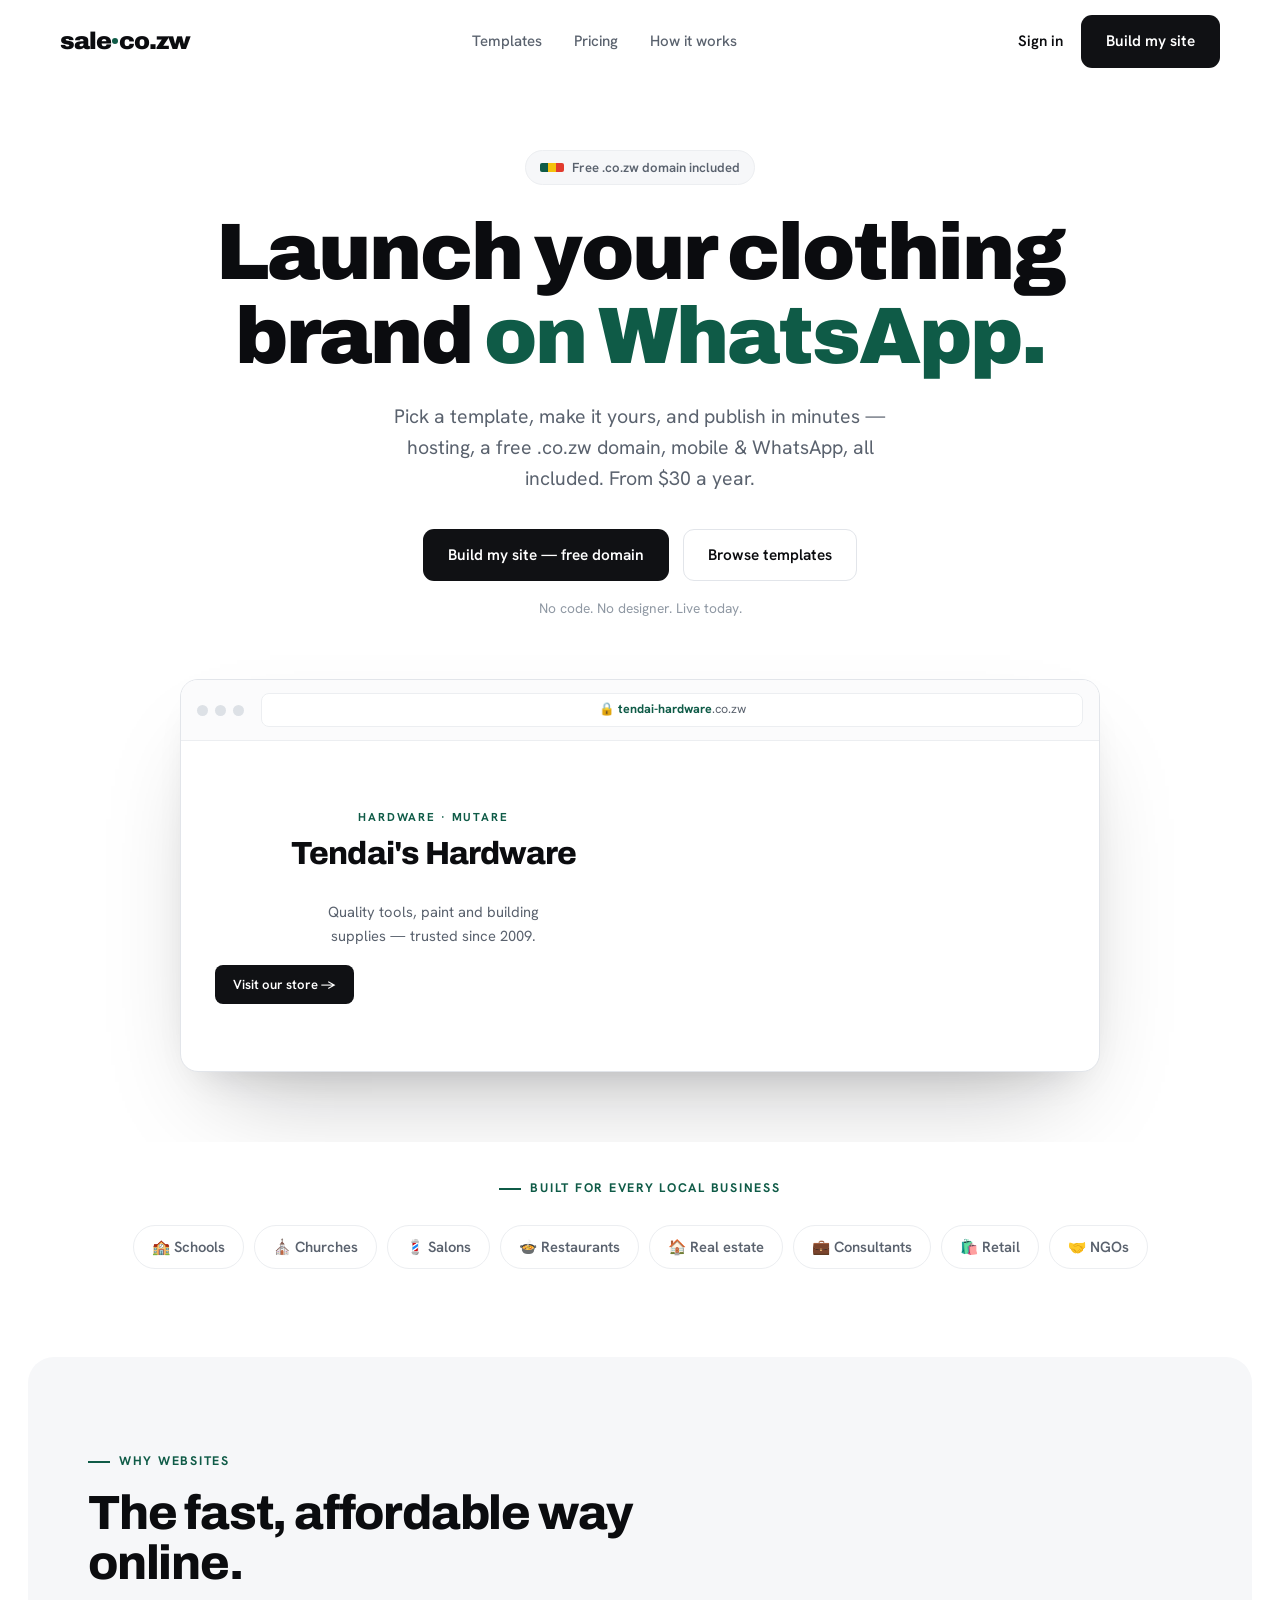
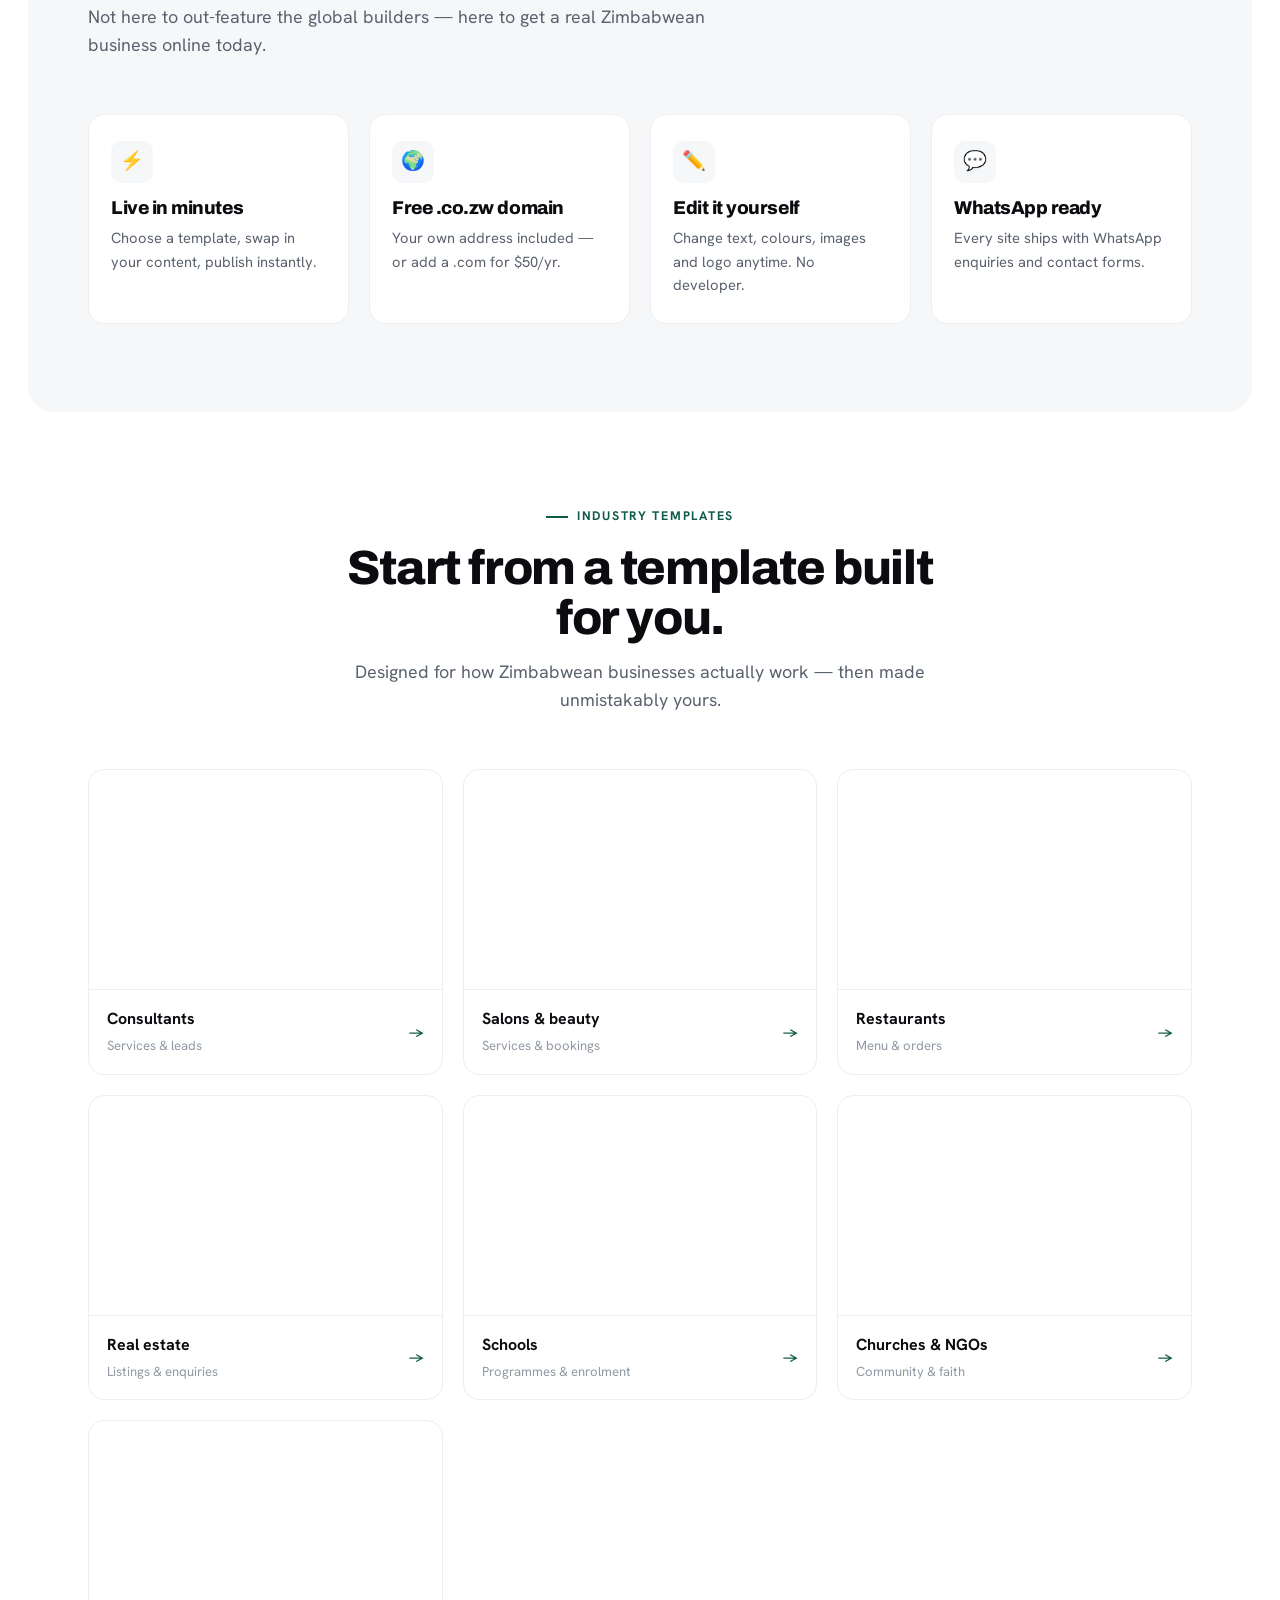
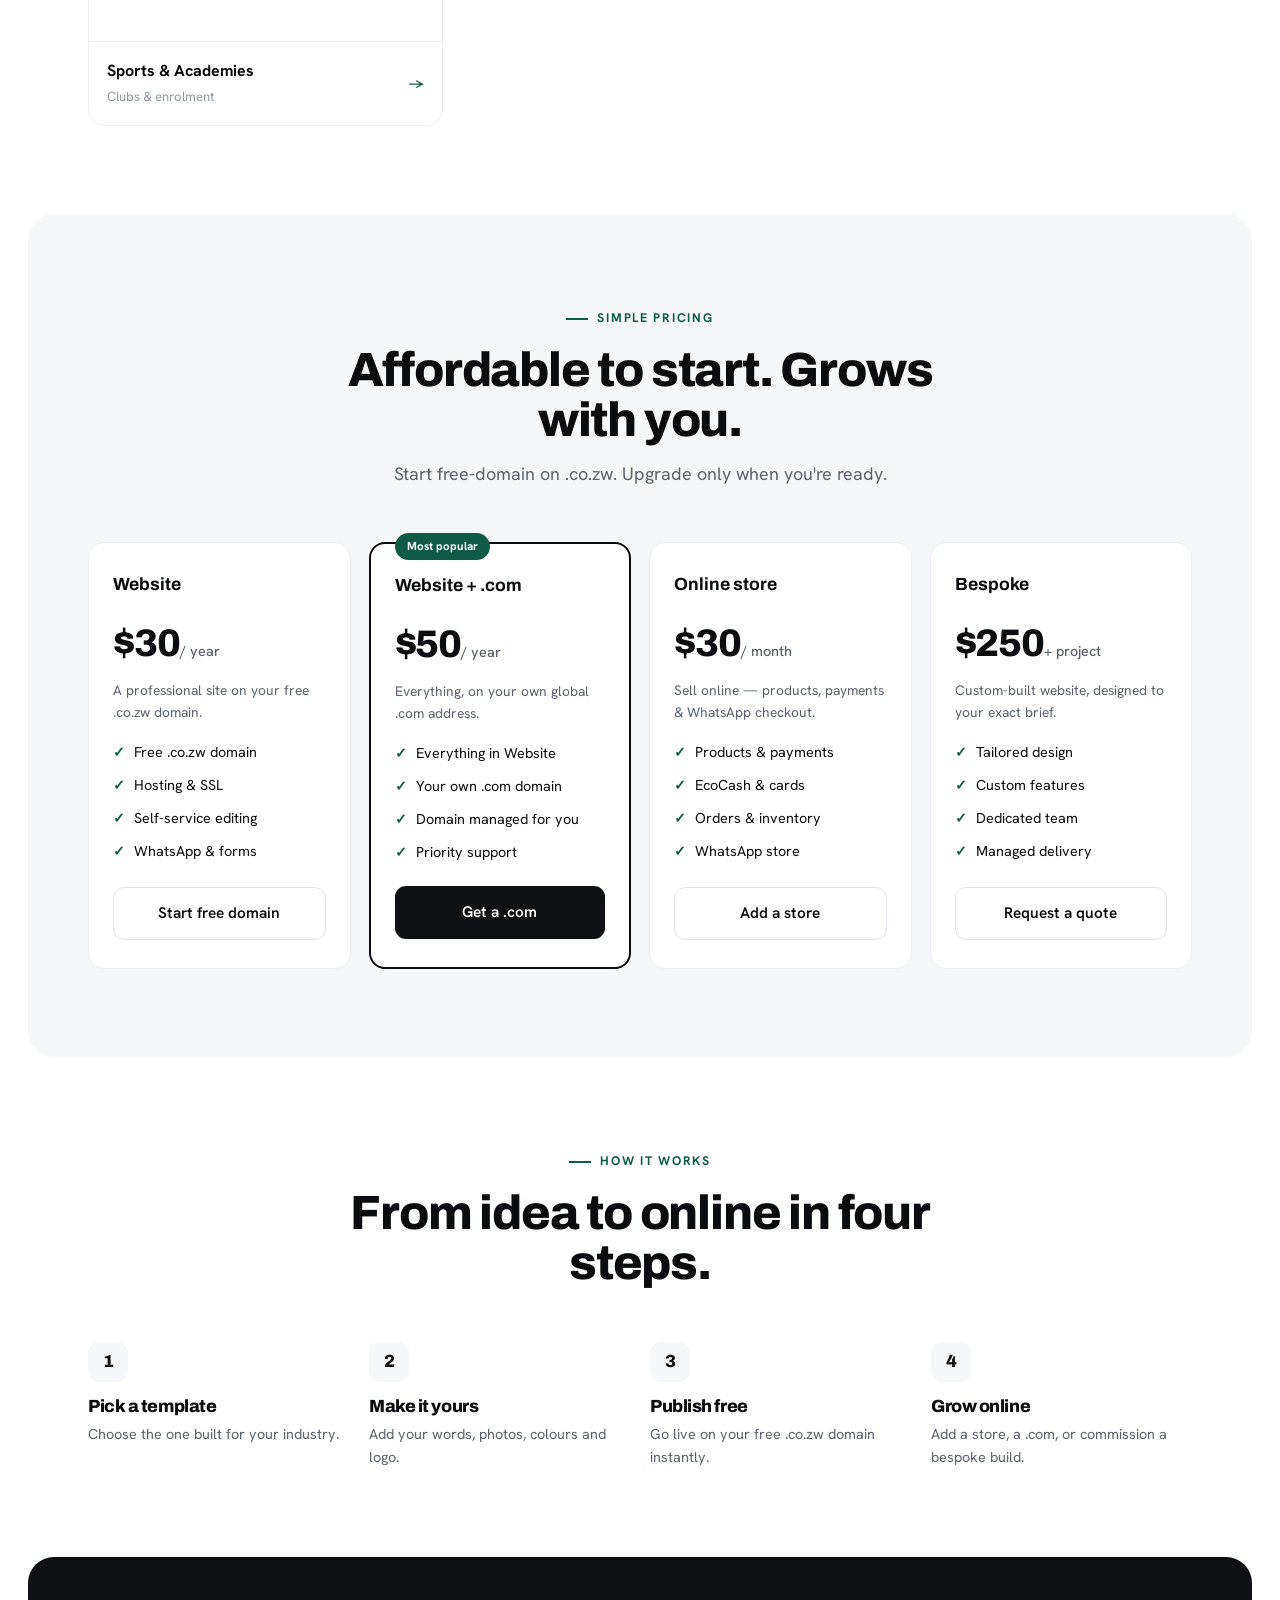
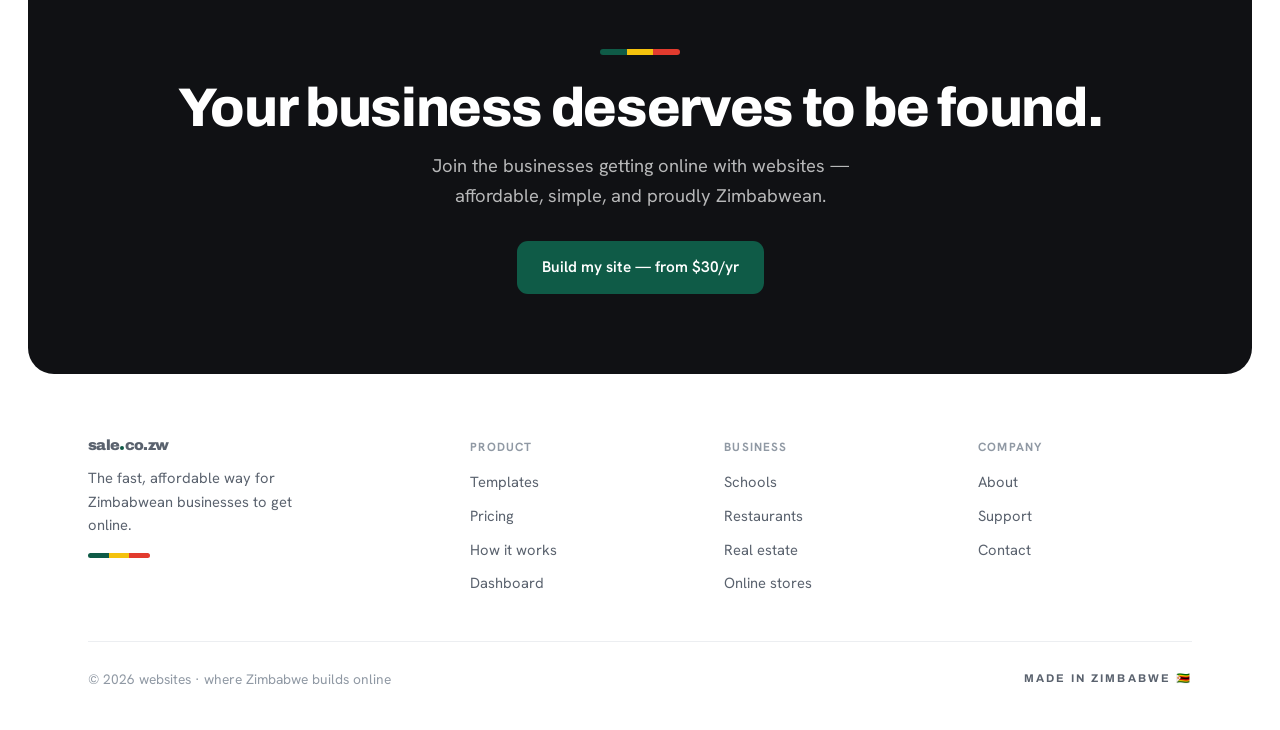
<file: index.html>
<!DOCTYPE html>
<html lang="en">
<head>
<meta charset="UTF-8"><meta name="viewport" content="width=device-width, initial-scale=1.0">
<title>Sale Company — Launch your clothing brand on WhatsApp</title>
<link rel="preconnect" href="https://fonts.googleapis.com"><link rel="preconnect" href="https://fonts.gstatic.com" crossorigin>
<link href="https://fonts.googleapis.com/css2?family=Archivo:wght@500;600;700;800;900&family=Hanken+Grotesk:wght@400;500;600;700&display=swap" rel="stylesheet">
<style>
  :root{
    --bg:#fff;--bg2:#F6F7F9;--bg3:#FBFBFC;--ink:#0B0C0F;--ink2:#5A626E;--ink3:#9099A4;
    --line:#ECEEF1;--line2:#E2E5EA;--black:#101114;--green:#0F5B47;--yellow:#F4C20D;--red:#E23B2E;
    --r:16px;--ease:cubic-bezier(.22,1,.36,1);--maxw:1160px;
  }
  *{box-sizing:border-box;margin:0;padding:0}
  html{scroll-behavior:smooth}
  body{font-family:"Hanken Grotesk",sans-serif;background:var(--bg);color:var(--ink);line-height:1.6;-webkit-font-smoothing:antialiased}
  h1,h2,h3,h4{font-family:"Archivo",sans-serif;font-weight:800;line-height:1.05;letter-spacing:-.025em}
  a{color:inherit;text-decoration:none}
  .wrap{max-width:var(--maxw);margin:0 auto;padding:0 28px}
  /* brand mark */
  .brand{display:inline-flex;align-items:center;font-family:"Archivo",sans-serif;font-weight:900;font-size:1.5rem;letter-spacing:-.04em;color:var(--ink);line-height:1}
  .brand .dots{display:inline-flex;flex-direction:column;justify-content:center;gap:.07em;margin:0 .04em}
  .brand .dots i{width:.26em;height:.26em;border-radius:50%}
  .brand .dots i:nth-child(1){background:var(--green)}.brand .dots i:nth-child(2){background:var(--yellow)}.brand .dots i:nth-child(3){background:var(--red)}
  .flagbar{display:inline-flex;height:5px;border-radius:3px;overflow:hidden;width:62px}
  .flagbar i{flex:1}.flagbar i:nth-child(1){background:var(--green)}.flagbar i:nth-child(2){background:var(--yellow)}.flagbar i:nth-child(3){background:var(--red)}
  .tagline{font-family:"Archivo";font-weight:700;letter-spacing:.2em;text-transform:uppercase;font-size:.7rem;color:var(--ink2)}
  /* buttons */
  .btn{display:inline-flex;align-items:center;gap:8px;font-family:"Hanken Grotesk";font-weight:600;font-size:.96rem;padding:13px 24px;border-radius:11px;border:1px solid transparent;cursor:pointer;transition:.22s var(--ease)}
  .btn.dark{background:var(--black);color:#fff}.btn.dark:hover{transform:translateY(-2px);box-shadow:0 14px 30px -10px rgba(16,17,20,.5)}
  .btn.ghost{background:#fff;color:var(--ink);border-color:var(--line2)}.btn.ghost:hover{border-color:var(--ink);background:var(--bg2)}
  .btn.green{background:var(--green);color:#fff}.btn.green:hover{transform:translateY(-2px);box-shadow:0 14px 30px -10px rgba(21,146,75,.5)}
  /* nav */
  header{position:fixed;top:0;left:0;right:0;z-index:100;background:rgba(255,255,255,.8);backdrop-filter:blur(16px);border-bottom:1px solid transparent;transition:.3s}
  header.s{border-color:var(--line);background:rgba(255,255,255,.92)}
  .nav{display:flex;align-items:center;justify-content:space-between;padding:15px 0}
  .nav-links{display:flex;gap:32px}.nav-links a{font-size:.94rem;font-weight:500;color:var(--ink2)}.nav-links a:hover{color:var(--ink)}
  .nav-right{display:flex;align-items:center;gap:18px}.nav-right .si{font-weight:600;font-size:.94rem}
  /* hero */
  .hero{padding:150px 0 70px;text-align:center;position:relative;overflow:hidden}
  .hero .pill{display:inline-flex;align-items:center;gap:8px;background:var(--bg2);border:1px solid var(--line);padding:6px 14px;border-radius:100px;font-size:.82rem;font-weight:600;color:var(--ink2)}
  .hero .pill .fb{display:inline-flex;height:9px;width:24px;border-radius:2px;overflow:hidden}.hero .pill .fb i{flex:1}.hero .pill .fb i:nth-child(1){background:var(--green)}.hero .pill .fb i:nth-child(2){background:var(--yellow)}.hero .pill .fb i:nth-child(3){background:var(--red)}
  .hero h1{font-size:clamp(2.8rem,6.5vw,5rem);font-weight:900;margin:26px auto 0;max-width:16ch}
  .hero h1 .g{color:var(--green)}
  .hero p{font-size:1.22rem;color:var(--ink2);max-width:48ch;margin:22px auto 0}
  .hero-cta{display:flex;gap:14px;justify-content:center;margin-top:34px;flex-wrap:wrap}
  .hero-note{font-size:.86rem;color:var(--ink3);margin-top:16px}
  /* browser mock */
  .mock{max-width:920px;margin:60px auto 0;border-radius:18px;border:1px solid var(--line2);background:#fff;box-shadow:0 50px 100px -40px rgba(11,12,15,.28),0 18px 40px -24px rgba(11,12,15,.18);overflow:hidden}
  .mock .bar{display:flex;align-items:center;gap:7px;padding:13px 16px;border-bottom:1px solid var(--line);background:var(--bg3)}
  .mock .bar i{width:11px;height:11px;border-radius:50%;background:#DDE1E6}
  .mock .url{margin-left:10px;flex:1;background:#fff;border:1px solid var(--line);border-radius:8px;font-size:.78rem;color:var(--ink2);padding:6px 13px}
  .mock .url b{color:var(--green);font-weight:700}
  .mockface{display:grid;grid-template-columns:1.1fr .9fr;min-height:330px}
  .mockL{padding:38px 34px;display:flex;flex-direction:column;justify-content:center}
  .mockL .k{font-size:.72rem;letter-spacing:.16em;text-transform:uppercase;color:var(--green);font-weight:700}
  .mockL h3{font-size:2rem;margin:10px 0 8px}.mockL p{font-size:.92rem;color:var(--ink2);max-width:30ch}
  .mockL .mb{display:inline-block;margin-top:18px;background:var(--black);color:#fff;font-size:.82rem;font-weight:600;padding:9px 18px;border-radius:8px;width:fit-content}
  .mockR{background-size:cover;background-position:center}
  /* sections */
  section{padding:88px 0}
  .eyebrow{display:inline-flex;align-items:center;gap:9px;font-size:.78rem;letter-spacing:.14em;text-transform:uppercase;font-weight:700;color:var(--green)}
  .eyebrow::before{content:"";width:22px;height:2px;background:var(--green)}
  .sec-head{max-width:640px}
  .sec-head.center{margin:0 auto;text-align:center}.sec-head.center .eyebrow{justify-content:center}
  .sec-title{font-size:clamp(2rem,4vw,3rem);margin-top:16px}
  .sec-sub{font-size:1.12rem;color:var(--ink2);margin-top:14px}
  .seg{display:flex;gap:10px;flex-wrap:wrap;justify-content:center;margin-top:26px}
  .chip{background:#fff;border:1px solid var(--line);border-radius:100px;padding:9px 18px;font-weight:600;font-size:.92rem;color:var(--ink2)}
  /* features */
  .feat{display:grid;grid-template-columns:repeat(4,1fr);gap:20px;margin-top:54px}
  .fcard{background:#fff;border:1px solid var(--line);border-radius:var(--r);padding:26px 22px;transition:.3s var(--ease)}
  .fcard:hover{border-color:var(--line2);box-shadow:0 24px 50px -34px rgba(11,12,15,.3);transform:translateY(-4px)}
  .fico{width:42px;height:42px;border-radius:11px;display:grid;place-items:center;font-size:1.2rem;margin-bottom:16px;background:var(--bg2)}
  .fcard h3{font-size:1.16rem}.fcard p{font-size:.92rem;color:var(--ink2);margin-top:8px}
  /* templates */
  .tpls{display:grid;grid-template-columns:repeat(3,1fr);gap:20px;margin-top:54px}
  .tpl{border:1px solid var(--line);border-radius:var(--r);overflow:hidden;background:#fff;transition:.3s var(--ease);display:block}
  .tpl:hover{transform:translateY(-5px);box-shadow:0 28px 56px -34px rgba(11,12,15,.35);border-color:var(--line2)}
  .tpl .thumb{aspect-ratio:16/10;background-size:cover;background-position:center;border-bottom:1px solid var(--line)}
  .tpl .tb{padding:16px 18px;display:flex;align-items:center;justify-content:space-between}
  .tpl .tb b{font-size:1rem}.tpl .tb span{font-size:.82rem;color:var(--ink3)}.tpl .tb .ar{color:var(--green);font-weight:700}
  /* pricing */
  .price{display:grid;grid-template-columns:repeat(4,1fr);gap:18px;margin-top:54px}
  .plan{border:1px solid var(--line);border-radius:var(--r);padding:28px 24px;background:#fff;display:flex;flex-direction:column;transition:.3s var(--ease)}
  .plan:hover{box-shadow:0 24px 50px -34px rgba(11,12,15,.3);transform:translateY(-4px)}
  .plan.hl{border:2px solid var(--ink);position:relative}
  .badge{position:absolute;top:-11px;left:24px;background:var(--green);color:#fff;font-size:.72rem;font-weight:700;padding:4px 12px;border-radius:100px}
  .plan .pn{font-family:"Archivo";font-weight:700;font-size:1.1rem}
  .plan .pp{margin:14px 0 4px}.plan .pp b{font-family:"Archivo";font-size:2.4rem;font-weight:800;letter-spacing:-.03em}.plan .pp span{color:var(--ink2);font-size:.9rem;font-weight:500}
  .plan .pd{font-size:.86rem;color:var(--ink2);min-height:36px}
  .plan ul{list-style:none;margin:18px 0 22px;display:flex;flex-direction:column;gap:10px;flex:1}
  .plan li{font-size:.9rem;display:flex;gap:9px}.plan li .ck{color:var(--green);font-weight:800}
  .plan .btn{width:100%;justify-content:center}
  /* steps */
  .steps{display:grid;grid-template-columns:repeat(4,1fr);gap:20px;margin-top:54px}
  .step .no{font-family:"Archivo";font-weight:800;font-size:1.1rem;width:40px;height:40px;border-radius:11px;background:var(--bg2);display:grid;place-items:center;margin-bottom:16px}
  .step h4{font-size:1.1rem}.step p{font-size:.9rem;color:var(--ink2);margin-top:6px}
  /* cta band */
  .cta{background:var(--black);color:#fff;border-radius:26px;margin:0 28px;padding:80px 0;text-align:center;position:relative;overflow:hidden}
  .cta .fb{display:inline-flex;height:6px;width:80px;border-radius:3px;overflow:hidden;margin-bottom:24px}.cta .fb i{flex:1}.cta .fb i:nth-child(1){background:var(--green)}.cta .fb i:nth-child(2){background:var(--yellow)}.cta .fb i:nth-child(3){background:var(--red)}
  .cta h2{color:#fff;font-size:clamp(2.2rem,4.5vw,3.4rem)}.cta p{color:rgba(255,255,255,.7);font-size:1.15rem;margin:16px auto 0;max-width:44ch}
  .cta .btn{margin-top:30px}
  /* footer */
  footer{padding:64px 0 40px}
  .foot{display:grid;grid-template-columns:1.6fr 1fr 1fr 1fr;gap:40px;padding-bottom:36px;border-bottom:1px solid var(--line)}
  .foot p{font-size:.92rem;color:var(--ink2);margin-top:14px;max-width:30ch}
  .foot h5{font-size:.74rem;letter-spacing:.1em;text-transform:uppercase;color:var(--ink3);font-weight:700;margin-bottom:14px}
  .foot a{display:block;font-size:.92rem;color:var(--ink2);margin-bottom:10px}.foot a:hover{color:var(--ink)}
  .foot-bot{display:flex;justify-content:space-between;align-items:center;padding-top:26px;flex-wrap:wrap;gap:12px;font-size:.86rem;color:var(--ink3)}
  @media(max-width:980px){.feat,.price{grid-template-columns:repeat(2,1fr)}.tpls,.steps{grid-template-columns:repeat(2,1fr)}.foot{grid-template-columns:1fr 1fr}.mockface{grid-template-columns:1fr}.mockR{min-height:180px}.nav-links{display:none}}
  @media(max-width:620px){.feat,.price,.tpls,.steps,.foot{grid-template-columns:1fr}}
</style></head>
<body>
<header id="hdr"><div class="wrap nav">
  <a href="#" class="brand">sale<span class="dots"><i></i></span>co.zw</a>
  <nav class="nav-links"><a href="#templates">Templates</a><a href="#pricing">Pricing</a><a href="#how">How it works</a></nav>
  <div class="nav-right">
    <a class="si" href="/dashboard/customer.html">Sign in</a>
    <a class="btn dark" href="#pricing">Build my site</a>
  </div>
</div></header>

<section class="hero"><div class="wrap">
  <span class="pill"><span class="fb"><i></i><i></i><i></i></span> Free .co.zw domain included</span>
  <h1>Launch your clothing brand <span class="g">on WhatsApp.</span></h1>
  <p>Pick a template, make it yours, and publish in minutes — hosting, a free .co.zw domain, mobile &amp; WhatsApp, all included. From $30 a year.</p>
  <div class="hero-cta"><a class="btn dark" href="#pricing">Build my site — free domain</a><a class="btn ghost" href="#templates">Browse templates</a></div>
  <div class="hero-note">No code. No designer. Live today.</div>

  <div class="mock">
    <div class="bar"><i></i><i></i><i></i><div class="url">🔒 <b>tendai-hardware</b>.co.zw</div></div>
    <div class="mockface">
      <div class="mockL"><span class="k">Hardware · Mutare</span><h3>Tendai's Hardware</h3><p>Quality tools, paint and building supplies — trusted since 2009.</p><span class="mb">Visit our store →</span></div>
      <div class="mockR" style="background-image:url('https://picsum.photos/seed/tendai-hw/700/700')"></div>
    </div>
  </div>
</div></section>

<section style="padding-top:30px"><div class="wrap">
  <div class="sec-head center"><span class="eyebrow">Built for every local business</span></div>
  <div class="seg">
    <span class="chip">🏫 Schools</span><span class="chip">⛪ Churches</span><span class="chip">💈 Salons</span><span class="chip">🍲 Restaurants</span><span class="chip">🏠 Real estate</span><span class="chip">💼 Consultants</span><span class="chip">🛍️ Retail</span><span class="chip">🤝 NGOs</span>
  </div>
</div></section>

<section style="background:var(--bg2);border-radius:26px;margin:0 28px"><div class="wrap">
  <div class="sec-head"><span class="eyebrow">Why websites</span><h2 class="sec-title">The fast, affordable way online.</h2><p class="sec-sub">Not here to out-feature the global builders — here to get a real Zimbabwean business online today.</p></div>
  <div class="feat">
    <div class="fcard"><div class="fico">⚡</div><h3>Live in minutes</h3><p>Choose a template, swap in your content, publish instantly.</p></div>
    <div class="fcard"><div class="fico">🌍</div><h3>Free .co.zw domain</h3><p>Your own address included — or add a .com for $50/yr.</p></div>
    <div class="fcard"><div class="fico">✏️</div><h3>Edit it yourself</h3><p>Change text, colours, images and logo anytime. No developer.</p></div>
    <div class="fcard"><div class="fico">💬</div><h3>WhatsApp ready</h3><p>Every site ships with WhatsApp enquiries and contact forms.</p></div>
  </div>
</div></section>

<section id="templates"><div class="wrap">
  <div class="sec-head center"><span class="eyebrow">Industry templates</span><h2 class="sec-title">Start from a template built for you.</h2><p class="sec-sub">Designed for how Zimbabwean businesses actually work — then made unmistakably yours.</p></div>
  <div class="tpls">
    <a class="tpl" href="templates/consultant/index.html"><div class="thumb" style="background-image:url('https://picsum.photos/seed/t-consult/600/375')"></div><div class="tb"><div><b>Consultants</b><br><span>Services &amp; leads</span></div><span class="ar">→</span></div></a>
    <a class="tpl" href="templates/salon/index.html"><div class="thumb" style="background-image:url('https://picsum.photos/seed/t-salon/600/375')"></div><div class="tb"><div><b>Salons &amp; beauty</b><br><span>Services &amp; bookings</span></div><span class="ar">→</span></div></a>
    <a class="tpl" href="templates/restaurant/index.html"><div class="thumb" style="background-image:url('https://picsum.photos/seed/t-resto/600/375')"></div><div class="tb"><div><b>Restaurants</b><br><span>Menu &amp; orders</span></div><span class="ar">→</span></div></a>
    <a class="tpl" href="templates/realestate/index.html"><div class="thumb" style="background-image:url('https://picsum.photos/seed/t-estate/600/375')"></div><div class="tb"><div><b>Real estate</b><br><span>Listings &amp; enquiries</span></div><span class="ar">→</span></div></a>
    <a class="tpl" href="templates/school/index.html"><div class="thumb" style="background-image:url('https://picsum.photos/seed/t-school/600/375')"></div><div class="tb"><div><b>Schools</b><br><span>Programmes &amp; enrolment</span></div><span class="ar">→</span></div></a>
    <a class="tpl" href="templates/church/index.html"><div class="thumb" style="background-image:url('https://picsum.photos/seed/t-church/600/375')"></div><div class="tb"><div><b>Churches &amp; NGOs</b><br><span>Community &amp; faith</span></div><span class="ar">→</span></div></a>
    <a class="tpl" href="templates/sports/index.html"><div class="thumb" style="background-image:url('https://picsum.photos/seed/t-sports/600/375')"></div><div class="tb"><div><b>Sports &amp; Academies</b><br><span>Clubs &amp; enrolment</span></div><span class="ar">→</span></div></a>
  </div>
</div></section>

<section id="pricing" style="background:var(--bg2);border-radius:26px;margin:0 28px"><div class="wrap">
  <div class="sec-head center"><span class="eyebrow">Simple pricing</span><h2 class="sec-title">Affordable to start. Grows with you.</h2><p class="sec-sub">Start free-domain on .co.zw. Upgrade only when you're ready.</p></div>
  <div class="price">
    <div class="plan"><div class="pn">Website</div><div class="pp"><b>$30</b><span>/ year</span></div><p class="pd">A professional site on your free .co.zw domain.</p><ul><li><span class="ck">✓</span>Free .co.zw domain</li><li><span class="ck">✓</span>Hosting &amp; SSL</li><li><span class="ck">✓</span>Self-service editing</li><li><span class="ck">✓</span>WhatsApp &amp; forms</li></ul><a class="btn ghost" href="/dashboard/customer.html">Start free domain</a></div>
    <div class="plan hl"><span class="badge">Most popular</span><div class="pn">Website + .com</div><div class="pp"><b>$50</b><span>/ year</span></div><p class="pd">Everything, on your own global .com address.</p><ul><li><span class="ck">✓</span>Everything in Website</li><li><span class="ck">✓</span>Your own .com domain</li><li><span class="ck">✓</span>Domain managed for you</li><li><span class="ck">✓</span>Priority support</li></ul><a class="btn dark" href="/dashboard/customer.html">Get a .com</a></div>
    <div class="plan"><div class="pn">Online store</div><div class="pp"><b>$30</b><span>/ month</span></div><p class="pd">Sell online — products, payments &amp; WhatsApp checkout.</p><ul><li><span class="ck">✓</span>Products &amp; payments</li><li><span class="ck">✓</span>EcoCash &amp; cards</li><li><span class="ck">✓</span>Orders &amp; inventory</li><li><span class="ck">✓</span>WhatsApp store</li></ul><a class="btn ghost" href="/dashboard/customer.html">Add a store</a></div>
    <div class="plan"><div class="pn">Bespoke</div><div class="pp"><b>$250</b><span>+ project</span></div><p class="pd">Custom-built website, designed to your exact brief.</p><ul><li><span class="ck">✓</span>Tailored design</li><li><span class="ck">✓</span>Custom features</li><li><span class="ck">✓</span>Dedicated team</li><li><span class="ck">✓</span>Managed delivery</li></ul><a class="btn ghost" href="#">Request a quote</a></div>
  </div>
</div></section>

<section id="how"><div class="wrap">
  <div class="sec-head center"><span class="eyebrow">How it works</span><h2 class="sec-title">From idea to online in four steps.</h2></div>
  <div class="steps">
    <div class="step"><div class="no">1</div><h4>Pick a template</h4><p>Choose the one built for your industry.</p></div>
    <div class="step"><div class="no">2</div><h4>Make it yours</h4><p>Add your words, photos, colours and logo.</p></div>
    <div class="step"><div class="no">3</div><h4>Publish free</h4><p>Go live on your free .co.zw domain instantly.</p></div>
    <div class="step"><div class="no">4</div><h4>Grow online</h4><p>Add a store, a .com, or commission a bespoke build.</p></div>
  </div>
</div></section>

<section class="cta"><div class="wrap">
  <span class="fb"><i></i><i></i><i></i></span>
  <h2>Your business deserves to be found.</h2>
  <p>Join the businesses getting online with websites — affordable, simple, and proudly Zimbabwean.</p>
  <a class="btn green" href="/dashboard/customer.html">Build my site — from $30/yr</a>
</div></section>

<footer><div class="wrap">
  <div class="foot">
    <div><a href="#" class="brand">sale<span class="dots"><i></i></span>co.zw</a><p>The fast, affordable way for Zimbabwean businesses to get online.</p><div class="flagbar" style="margin-top:16px"><i></i><i></i><i></i></div></div>
    <div><h5>Product</h5><a href="#templates">Templates</a><a href="#pricing">Pricing</a><a href="#how">How it works</a><a href="/dashboard/customer.html">Dashboard</a></div>
    <div><h5>Business</h5><a href="#">Schools</a><a href="#">Restaurants</a><a href="#">Real estate</a><a href="#">Online stores</a></div>
    <div><h5>Company</h5><a href="#">About</a><a href="#">Support</a><a href="#">Contact</a></div>
  </div>
  <div class="foot-bot"><span>© 2026 websites · where Zimbabwe builds online</span><span class="tagline">Made in Zimbabwe 🇿🇼</span></div>
</div></footer>
<script>addEventListener('scroll',()=>document.getElementById('hdr').classList.toggle('s',scrollY>10));</script>
</body></html>
</file>
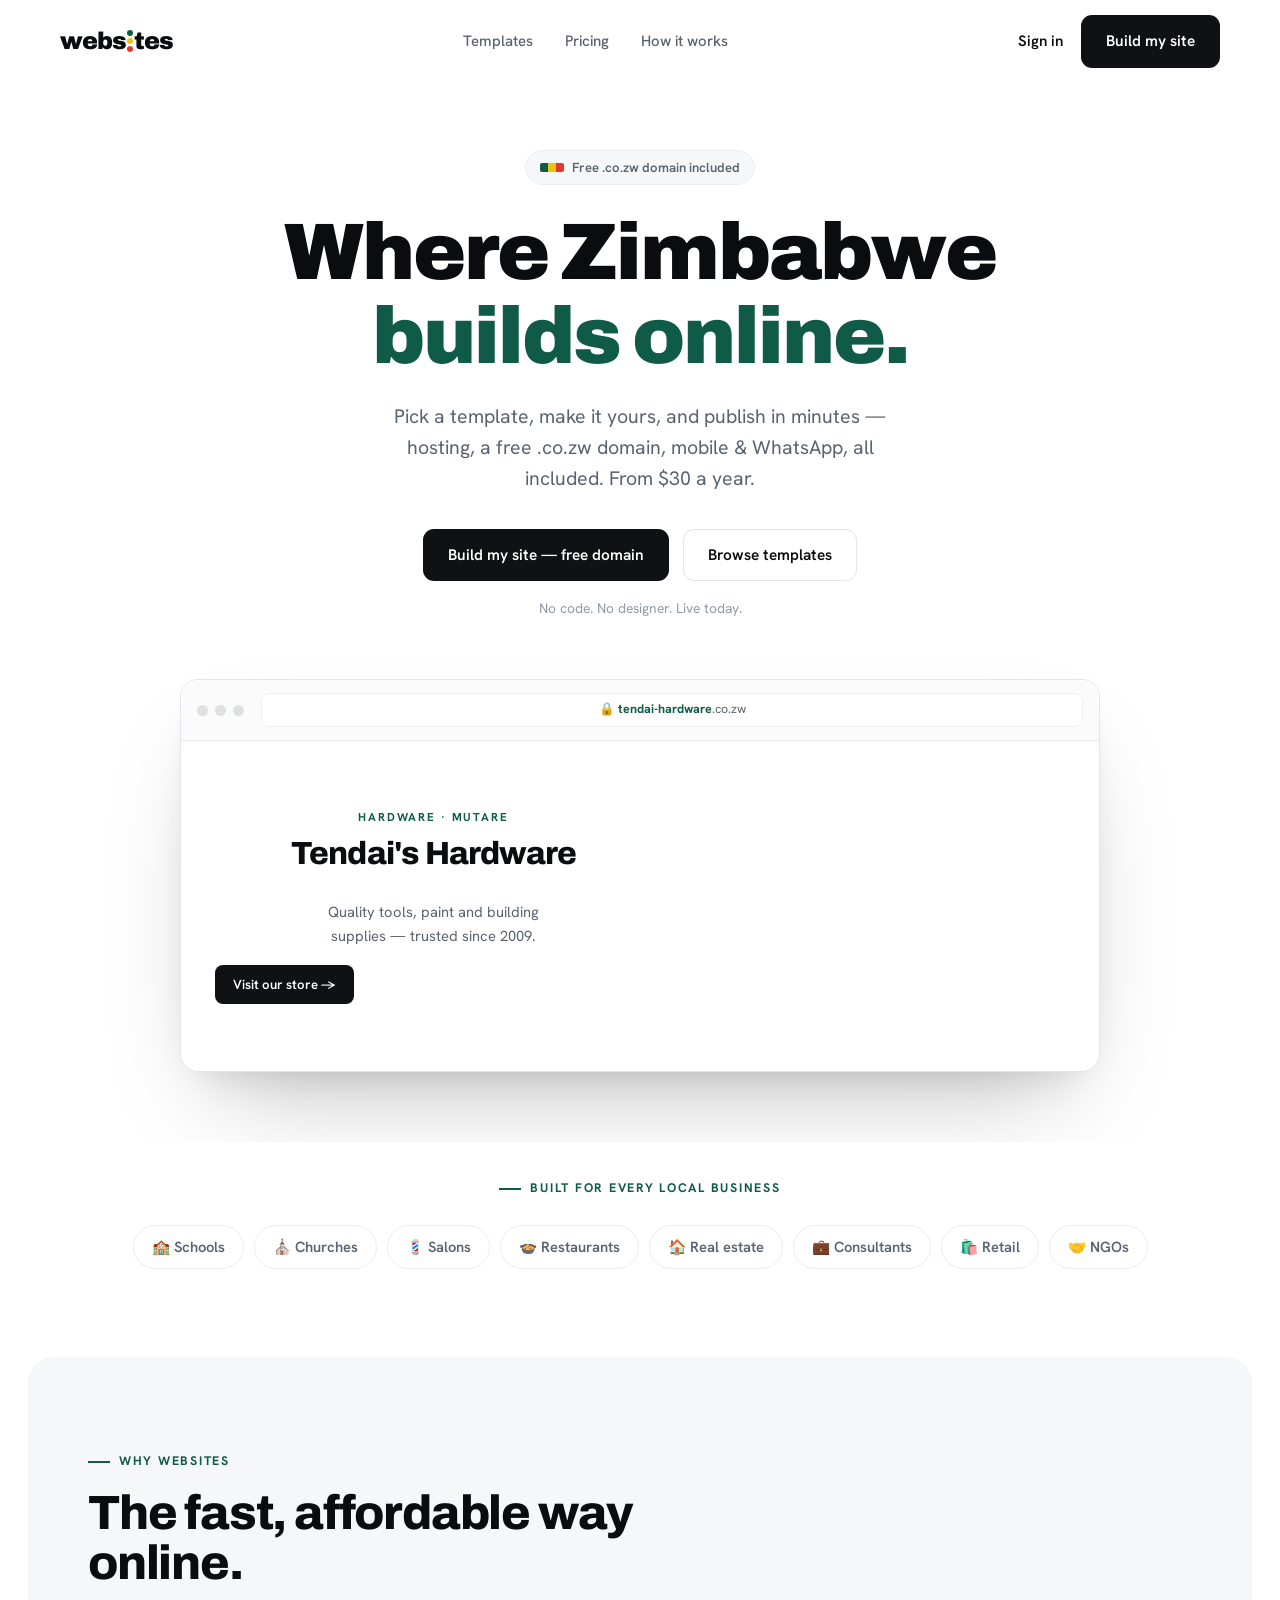
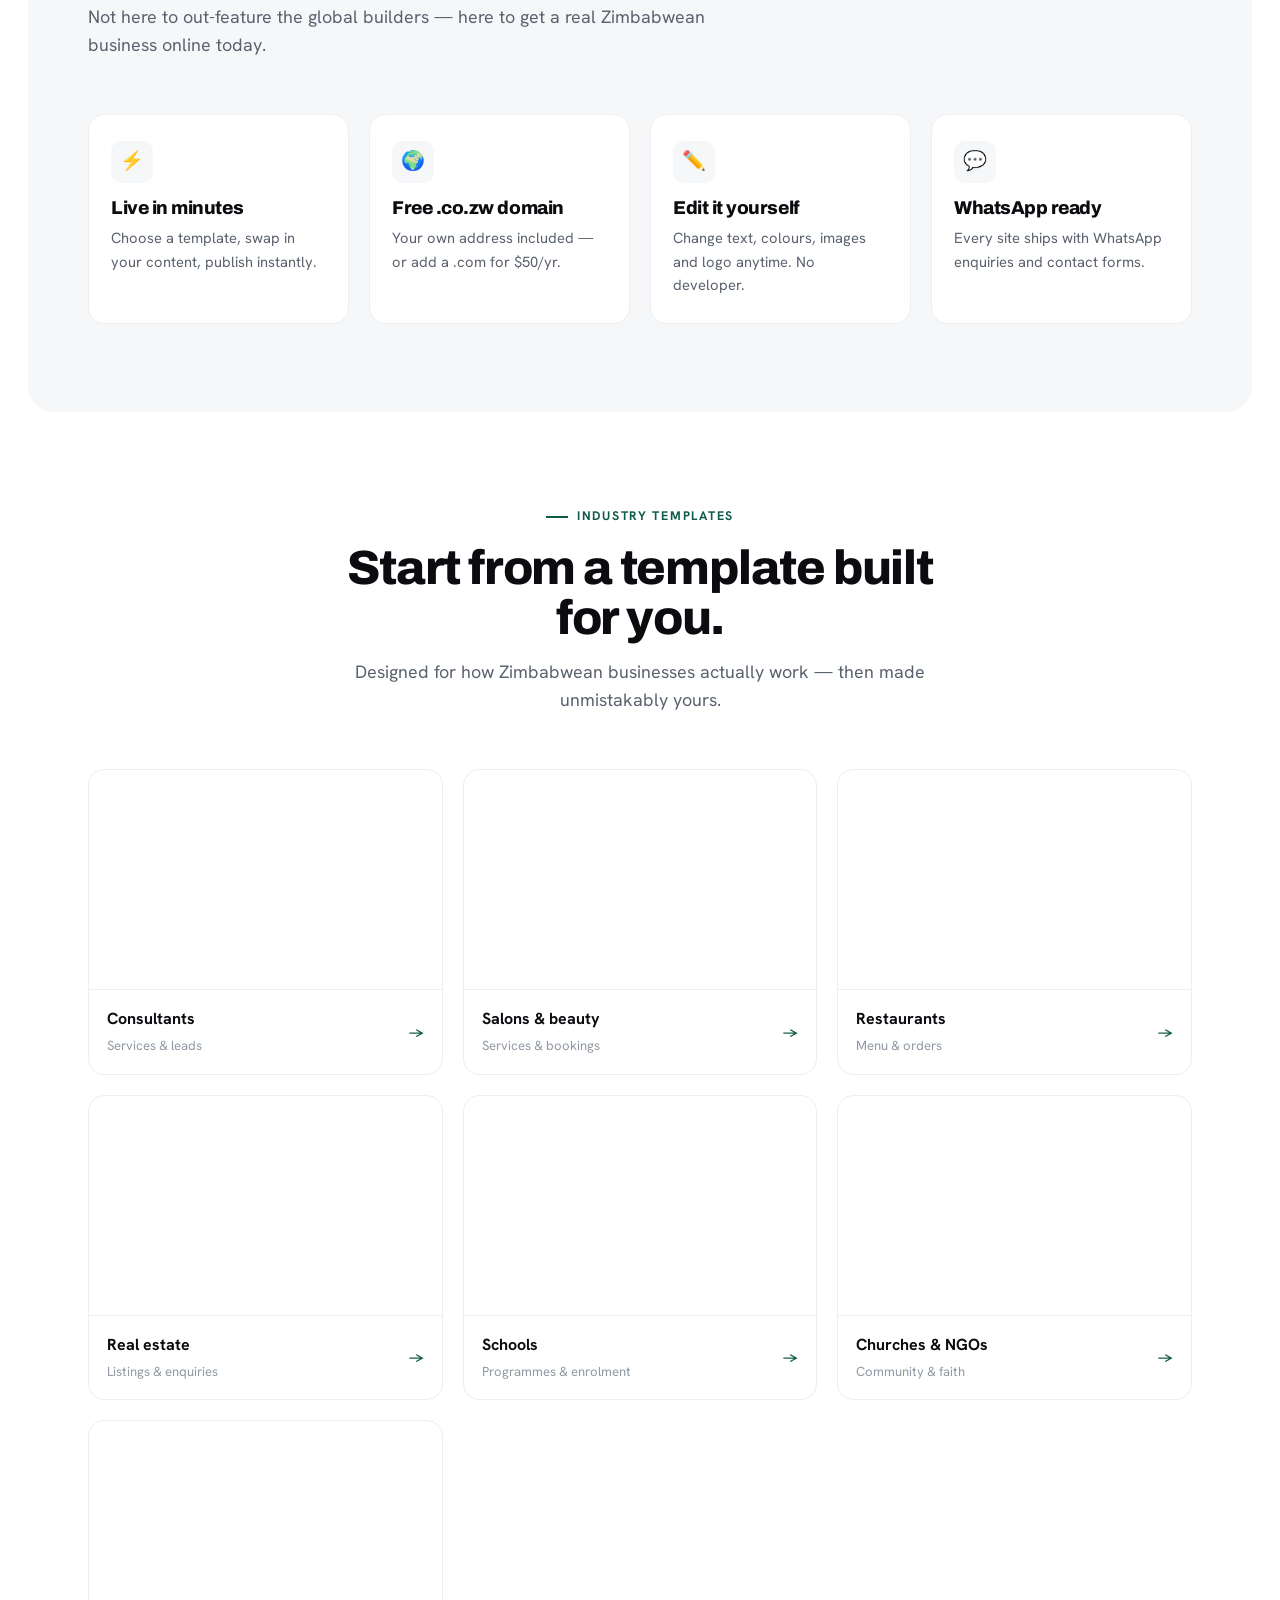
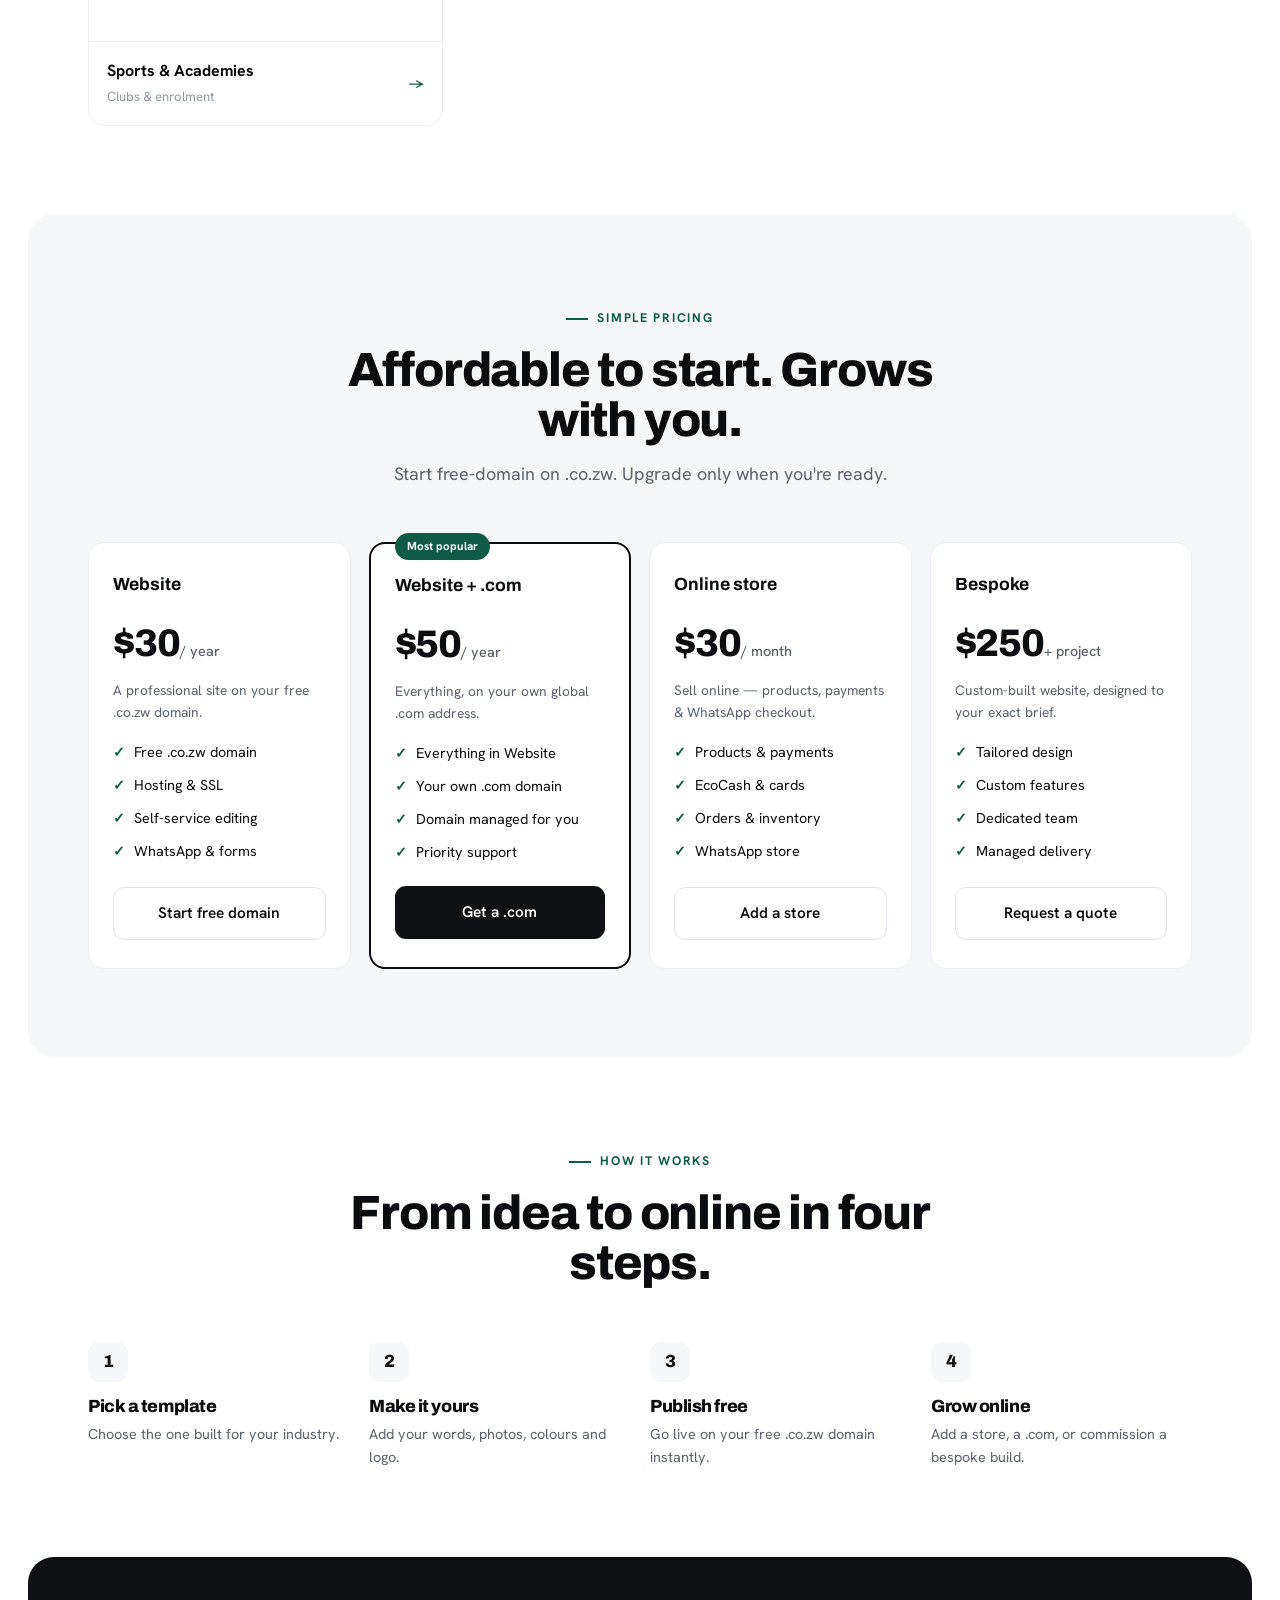
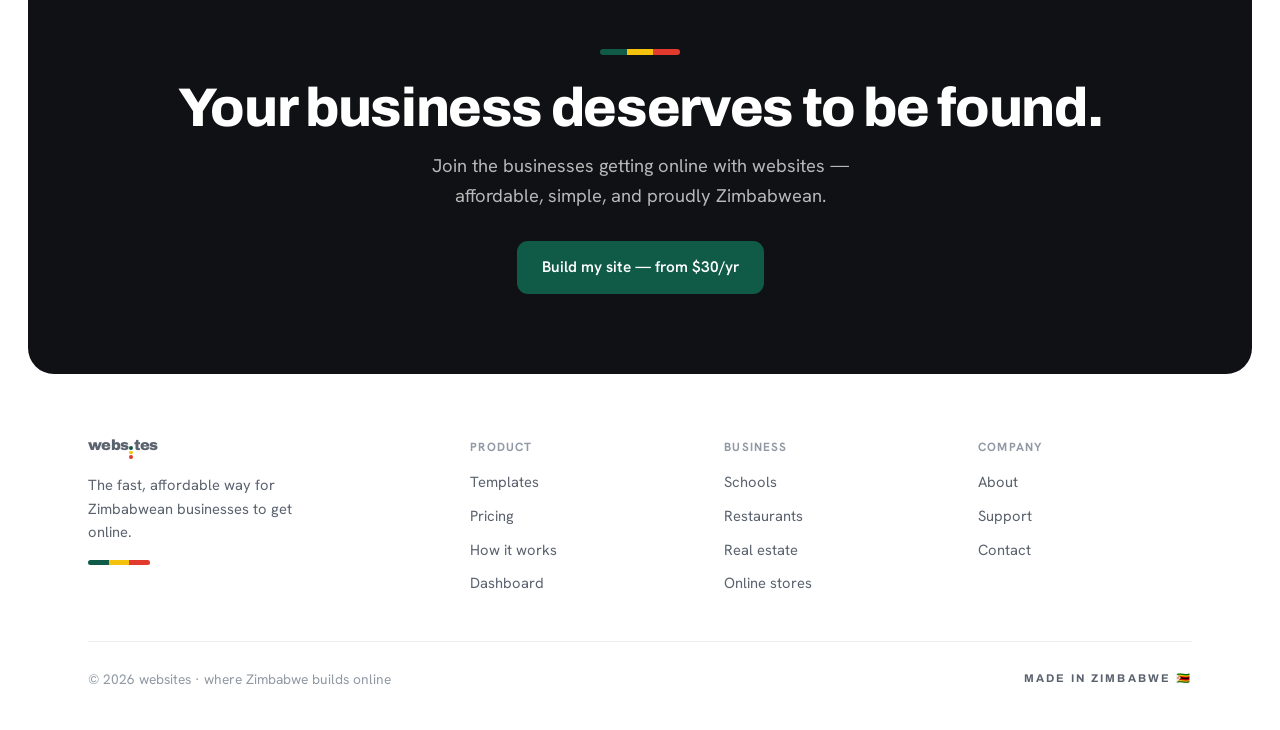
<file: marketing/index.html>
<!DOCTYPE html>
<html lang="en">
<head>
<meta charset="UTF-8"><meta name="viewport" content="width=device-width, initial-scale=1.0">
<title>websites — where Zimbabwe builds online</title>
<link rel="preconnect" href="https://fonts.googleapis.com"><link rel="preconnect" href="https://fonts.gstatic.com" crossorigin>
<link href="https://fonts.googleapis.com/css2?family=Archivo:wght@500;600;700;800;900&family=Hanken+Grotesk:wght@400;500;600;700&display=swap" rel="stylesheet">
<style>
  :root{
    --bg:#fff;--bg2:#F6F7F9;--bg3:#FBFBFC;--ink:#0B0C0F;--ink2:#5A626E;--ink3:#9099A4;
    --line:#ECEEF1;--line2:#E2E5EA;--black:#101114;--green:#0F5B47;--yellow:#F4C20D;--red:#E23B2E;
    --r:16px;--ease:cubic-bezier(.22,1,.36,1);--maxw:1160px;
  }
  *{box-sizing:border-box;margin:0;padding:0}
  html{scroll-behavior:smooth}
  body{font-family:"Hanken Grotesk",sans-serif;background:var(--bg);color:var(--ink);line-height:1.6;-webkit-font-smoothing:antialiased}
  h1,h2,h3,h4{font-family:"Archivo",sans-serif;font-weight:800;line-height:1.05;letter-spacing:-.025em}
  a{color:inherit;text-decoration:none}
  .wrap{max-width:var(--maxw);margin:0 auto;padding:0 28px}
  /* brand mark */
  .brand{display:inline-flex;align-items:center;font-family:"Archivo",sans-serif;font-weight:900;font-size:1.5rem;letter-spacing:-.04em;color:var(--ink);line-height:1}
  .brand .dots{display:inline-flex;flex-direction:column;justify-content:center;gap:.07em;margin:0 .04em}
  .brand .dots i{width:.26em;height:.26em;border-radius:50%}
  .brand .dots i:nth-child(1){background:var(--green)}.brand .dots i:nth-child(2){background:var(--yellow)}.brand .dots i:nth-child(3){background:var(--red)}
  .flagbar{display:inline-flex;height:5px;border-radius:3px;overflow:hidden;width:62px}
  .flagbar i{flex:1}.flagbar i:nth-child(1){background:var(--green)}.flagbar i:nth-child(2){background:var(--yellow)}.flagbar i:nth-child(3){background:var(--red)}
  .tagline{font-family:"Archivo";font-weight:700;letter-spacing:.2em;text-transform:uppercase;font-size:.7rem;color:var(--ink2)}
  /* buttons */
  .btn{display:inline-flex;align-items:center;gap:8px;font-family:"Hanken Grotesk";font-weight:600;font-size:.96rem;padding:13px 24px;border-radius:11px;border:1px solid transparent;cursor:pointer;transition:.22s var(--ease)}
  .btn.dark{background:var(--black);color:#fff}.btn.dark:hover{transform:translateY(-2px);box-shadow:0 14px 30px -10px rgba(16,17,20,.5)}
  .btn.ghost{background:#fff;color:var(--ink);border-color:var(--line2)}.btn.ghost:hover{border-color:var(--ink);background:var(--bg2)}
  .btn.green{background:var(--green);color:#fff}.btn.green:hover{transform:translateY(-2px);box-shadow:0 14px 30px -10px rgba(21,146,75,.5)}
  /* nav */
  header{position:fixed;top:0;left:0;right:0;z-index:100;background:rgba(255,255,255,.8);backdrop-filter:blur(16px);border-bottom:1px solid transparent;transition:.3s}
  header.s{border-color:var(--line);background:rgba(255,255,255,.92)}
  .nav{display:flex;align-items:center;justify-content:space-between;padding:15px 0}
  .nav-links{display:flex;gap:32px}.nav-links a{font-size:.94rem;font-weight:500;color:var(--ink2)}.nav-links a:hover{color:var(--ink)}
  .nav-right{display:flex;align-items:center;gap:18px}.nav-right .si{font-weight:600;font-size:.94rem}
  /* hero */
  .hero{padding:150px 0 70px;text-align:center;position:relative;overflow:hidden}
  .hero .pill{display:inline-flex;align-items:center;gap:8px;background:var(--bg2);border:1px solid var(--line);padding:6px 14px;border-radius:100px;font-size:.82rem;font-weight:600;color:var(--ink2)}
  .hero .pill .fb{display:inline-flex;height:9px;width:24px;border-radius:2px;overflow:hidden}.hero .pill .fb i{flex:1}.hero .pill .fb i:nth-child(1){background:var(--green)}.hero .pill .fb i:nth-child(2){background:var(--yellow)}.hero .pill .fb i:nth-child(3){background:var(--red)}
  .hero h1{font-size:clamp(2.8rem,6.5vw,5rem);font-weight:900;margin:26px auto 0;max-width:16ch}
  .hero h1 .g{color:var(--green)}
  .hero p{font-size:1.22rem;color:var(--ink2);max-width:48ch;margin:22px auto 0}
  .hero-cta{display:flex;gap:14px;justify-content:center;margin-top:34px;flex-wrap:wrap}
  .hero-note{font-size:.86rem;color:var(--ink3);margin-top:16px}
  /* browser mock */
  .mock{max-width:920px;margin:60px auto 0;border-radius:18px;border:1px solid var(--line2);background:#fff;box-shadow:0 50px 100px -40px rgba(11,12,15,.28),0 18px 40px -24px rgba(11,12,15,.18);overflow:hidden}
  .mock .bar{display:flex;align-items:center;gap:7px;padding:13px 16px;border-bottom:1px solid var(--line);background:var(--bg3)}
  .mock .bar i{width:11px;height:11px;border-radius:50%;background:#DDE1E6}
  .mock .url{margin-left:10px;flex:1;background:#fff;border:1px solid var(--line);border-radius:8px;font-size:.78rem;color:var(--ink2);padding:6px 13px}
  .mock .url b{color:var(--green);font-weight:700}
  .mockface{display:grid;grid-template-columns:1.1fr .9fr;min-height:330px}
  .mockL{padding:38px 34px;display:flex;flex-direction:column;justify-content:center}
  .mockL .k{font-size:.72rem;letter-spacing:.16em;text-transform:uppercase;color:var(--green);font-weight:700}
  .mockL h3{font-size:2rem;margin:10px 0 8px}.mockL p{font-size:.92rem;color:var(--ink2);max-width:30ch}
  .mockL .mb{display:inline-block;margin-top:18px;background:var(--black);color:#fff;font-size:.82rem;font-weight:600;padding:9px 18px;border-radius:8px;width:fit-content}
  .mockR{background-size:cover;background-position:center}
  /* sections */
  section{padding:88px 0}
  .eyebrow{display:inline-flex;align-items:center;gap:9px;font-size:.78rem;letter-spacing:.14em;text-transform:uppercase;font-weight:700;color:var(--green)}
  .eyebrow::before{content:"";width:22px;height:2px;background:var(--green)}
  .sec-head{max-width:640px}
  .sec-head.center{margin:0 auto;text-align:center}.sec-head.center .eyebrow{justify-content:center}
  .sec-title{font-size:clamp(2rem,4vw,3rem);margin-top:16px}
  .sec-sub{font-size:1.12rem;color:var(--ink2);margin-top:14px}
  .seg{display:flex;gap:10px;flex-wrap:wrap;justify-content:center;margin-top:26px}
  .chip{background:#fff;border:1px solid var(--line);border-radius:100px;padding:9px 18px;font-weight:600;font-size:.92rem;color:var(--ink2)}
  /* features */
  .feat{display:grid;grid-template-columns:repeat(4,1fr);gap:20px;margin-top:54px}
  .fcard{background:#fff;border:1px solid var(--line);border-radius:var(--r);padding:26px 22px;transition:.3s var(--ease)}
  .fcard:hover{border-color:var(--line2);box-shadow:0 24px 50px -34px rgba(11,12,15,.3);transform:translateY(-4px)}
  .fico{width:42px;height:42px;border-radius:11px;display:grid;place-items:center;font-size:1.2rem;margin-bottom:16px;background:var(--bg2)}
  .fcard h3{font-size:1.16rem}.fcard p{font-size:.92rem;color:var(--ink2);margin-top:8px}
  /* templates */
  .tpls{display:grid;grid-template-columns:repeat(3,1fr);gap:20px;margin-top:54px}
  .tpl{border:1px solid var(--line);border-radius:var(--r);overflow:hidden;background:#fff;transition:.3s var(--ease);display:block}
  .tpl:hover{transform:translateY(-5px);box-shadow:0 28px 56px -34px rgba(11,12,15,.35);border-color:var(--line2)}
  .tpl .thumb{aspect-ratio:16/10;background-size:cover;background-position:center;border-bottom:1px solid var(--line)}
  .tpl .tb{padding:16px 18px;display:flex;align-items:center;justify-content:space-between}
  .tpl .tb b{font-size:1rem}.tpl .tb span{font-size:.82rem;color:var(--ink3)}.tpl .tb .ar{color:var(--green);font-weight:700}
  /* pricing */
  .price{display:grid;grid-template-columns:repeat(4,1fr);gap:18px;margin-top:54px}
  .plan{border:1px solid var(--line);border-radius:var(--r);padding:28px 24px;background:#fff;display:flex;flex-direction:column;transition:.3s var(--ease)}
  .plan:hover{box-shadow:0 24px 50px -34px rgba(11,12,15,.3);transform:translateY(-4px)}
  .plan.hl{border:2px solid var(--ink);position:relative}
  .badge{position:absolute;top:-11px;left:24px;background:var(--green);color:#fff;font-size:.72rem;font-weight:700;padding:4px 12px;border-radius:100px}
  .plan .pn{font-family:"Archivo";font-weight:700;font-size:1.1rem}
  .plan .pp{margin:14px 0 4px}.plan .pp b{font-family:"Archivo";font-size:2.4rem;font-weight:800;letter-spacing:-.03em}.plan .pp span{color:var(--ink2);font-size:.9rem;font-weight:500}
  .plan .pd{font-size:.86rem;color:var(--ink2);min-height:36px}
  .plan ul{list-style:none;margin:18px 0 22px;display:flex;flex-direction:column;gap:10px;flex:1}
  .plan li{font-size:.9rem;display:flex;gap:9px}.plan li .ck{color:var(--green);font-weight:800}
  .plan .btn{width:100%;justify-content:center}
  /* steps */
  .steps{display:grid;grid-template-columns:repeat(4,1fr);gap:20px;margin-top:54px}
  .step .no{font-family:"Archivo";font-weight:800;font-size:1.1rem;width:40px;height:40px;border-radius:11px;background:var(--bg2);display:grid;place-items:center;margin-bottom:16px}
  .step h4{font-size:1.1rem}.step p{font-size:.9rem;color:var(--ink2);margin-top:6px}
  /* cta band */
  .cta{background:var(--black);color:#fff;border-radius:26px;margin:0 28px;padding:80px 0;text-align:center;position:relative;overflow:hidden}
  .cta .fb{display:inline-flex;height:6px;width:80px;border-radius:3px;overflow:hidden;margin-bottom:24px}.cta .fb i{flex:1}.cta .fb i:nth-child(1){background:var(--green)}.cta .fb i:nth-child(2){background:var(--yellow)}.cta .fb i:nth-child(3){background:var(--red)}
  .cta h2{color:#fff;font-size:clamp(2.2rem,4.5vw,3.4rem)}.cta p{color:rgba(255,255,255,.7);font-size:1.15rem;margin:16px auto 0;max-width:44ch}
  .cta .btn{margin-top:30px}
  /* footer */
  footer{padding:64px 0 40px}
  .foot{display:grid;grid-template-columns:1.6fr 1fr 1fr 1fr;gap:40px;padding-bottom:36px;border-bottom:1px solid var(--line)}
  .foot p{font-size:.92rem;color:var(--ink2);margin-top:14px;max-width:30ch}
  .foot h5{font-size:.74rem;letter-spacing:.1em;text-transform:uppercase;color:var(--ink3);font-weight:700;margin-bottom:14px}
  .foot a{display:block;font-size:.92rem;color:var(--ink2);margin-bottom:10px}.foot a:hover{color:var(--ink)}
  .foot-bot{display:flex;justify-content:space-between;align-items:center;padding-top:26px;flex-wrap:wrap;gap:12px;font-size:.86rem;color:var(--ink3)}
  @media(max-width:980px){.feat,.price{grid-template-columns:repeat(2,1fr)}.tpls,.steps{grid-template-columns:repeat(2,1fr)}.foot{grid-template-columns:1fr 1fr}.mockface{grid-template-columns:1fr}.mockR{min-height:180px}.nav-links{display:none}}
  @media(max-width:620px){.feat,.price,.tpls,.steps,.foot{grid-template-columns:1fr}}
</style></head>
<body>
<header id="hdr"><div class="wrap nav">
  <a href="#" class="brand">webs<span class="dots"><i></i><i></i><i></i></span>tes</a>
  <nav class="nav-links"><a href="#templates">Templates</a><a href="#pricing">Pricing</a><a href="#how">How it works</a></nav>
  <div class="nav-right"><a class="si" href="dashboard/customer.html">Sign in</a><a class="btn dark" href="#pricing">Build my site</a></div>
</div></header>

<section class="hero"><div class="wrap">
  <span class="pill"><span class="fb"><i></i><i></i><i></i></span> Free .co.zw domain included</span>
  <h1>Where Zimbabwe <span class="g">builds online.</span></h1>
  <p>Pick a template, make it yours, and publish in minutes — hosting, a free .co.zw domain, mobile &amp; WhatsApp, all included. From $30 a year.</p>
  <div class="hero-cta"><a class="btn dark" href="#pricing">Build my site — free domain</a><a class="btn ghost" href="#templates">Browse templates</a></div>
  <div class="hero-note">No code. No designer. Live today.</div>

  <div class="mock">
    <div class="bar"><i></i><i></i><i></i><div class="url">🔒 <b>tendai-hardware</b>.co.zw</div></div>
    <div class="mockface">
      <div class="mockL"><span class="k">Hardware · Mutare</span><h3>Tendai's Hardware</h3><p>Quality tools, paint and building supplies — trusted since 2009.</p><span class="mb">Visit our store →</span></div>
      <div class="mockR" style="background-image:url('https://picsum.photos/seed/tendai-hw/700/700')"></div>
    </div>
  </div>
</div></section>

<section style="padding-top:30px"><div class="wrap">
  <div class="sec-head center"><span class="eyebrow">Built for every local business</span></div>
  <div class="seg">
    <span class="chip">🏫 Schools</span><span class="chip">⛪ Churches</span><span class="chip">💈 Salons</span><span class="chip">🍲 Restaurants</span><span class="chip">🏠 Real estate</span><span class="chip">💼 Consultants</span><span class="chip">🛍️ Retail</span><span class="chip">🤝 NGOs</span>
  </div>
</div></section>

<section style="background:var(--bg2);border-radius:26px;margin:0 28px"><div class="wrap">
  <div class="sec-head"><span class="eyebrow">Why websites</span><h2 class="sec-title">The fast, affordable way online.</h2><p class="sec-sub">Not here to out-feature the global builders — here to get a real Zimbabwean business online today.</p></div>
  <div class="feat">
    <div class="fcard"><div class="fico">⚡</div><h3>Live in minutes</h3><p>Choose a template, swap in your content, publish instantly.</p></div>
    <div class="fcard"><div class="fico">🌍</div><h3>Free .co.zw domain</h3><p>Your own address included — or add a .com for $50/yr.</p></div>
    <div class="fcard"><div class="fico">✏️</div><h3>Edit it yourself</h3><p>Change text, colours, images and logo anytime. No developer.</p></div>
    <div class="fcard"><div class="fico">💬</div><h3>WhatsApp ready</h3><p>Every site ships with WhatsApp enquiries and contact forms.</p></div>
  </div>
</div></section>

<section id="templates"><div class="wrap">
  <div class="sec-head center"><span class="eyebrow">Industry templates</span><h2 class="sec-title">Start from a template built for you.</h2><p class="sec-sub">Designed for how Zimbabwean businesses actually work — then made unmistakably yours.</p></div>
  <div class="tpls">
    <a class="tpl" href="templates/consultant/index.html"><div class="thumb" style="background-image:url('https://picsum.photos/seed/t-consult/600/375')"></div><div class="tb"><div><b>Consultants</b><br><span>Services &amp; leads</span></div><span class="ar">→</span></div></a>
    <a class="tpl" href="templates/salon/index.html"><div class="thumb" style="background-image:url('https://picsum.photos/seed/t-salon/600/375')"></div><div class="tb"><div><b>Salons &amp; beauty</b><br><span>Services &amp; bookings</span></div><span class="ar">→</span></div></a>
    <a class="tpl" href="templates/restaurant/index.html"><div class="thumb" style="background-image:url('https://picsum.photos/seed/t-resto/600/375')"></div><div class="tb"><div><b>Restaurants</b><br><span>Menu &amp; orders</span></div><span class="ar">→</span></div></a>
    <a class="tpl" href="templates/realestate/index.html"><div class="thumb" style="background-image:url('https://picsum.photos/seed/t-estate/600/375')"></div><div class="tb"><div><b>Real estate</b><br><span>Listings &amp; enquiries</span></div><span class="ar">→</span></div></a>
    <a class="tpl" href="templates/school/index.html"><div class="thumb" style="background-image:url('https://picsum.photos/seed/t-school/600/375')"></div><div class="tb"><div><b>Schools</b><br><span>Programmes &amp; enrolment</span></div><span class="ar">→</span></div></a>
    <a class="tpl" href="templates/church/index.html"><div class="thumb" style="background-image:url('https://picsum.photos/seed/t-church/600/375')"></div><div class="tb"><div><b>Churches &amp; NGOs</b><br><span>Community &amp; faith</span></div><span class="ar">→</span></div></a>
    <a class="tpl" href="templates/sports/index.html"><div class="thumb" style="background-image:url('https://picsum.photos/seed/t-sports/600/375')"></div><div class="tb"><div><b>Sports &amp; Academies</b><br><span>Clubs &amp; enrolment</span></div><span class="ar">→</span></div></a>
  </div>
</div></section>

<section id="pricing" style="background:var(--bg2);border-radius:26px;margin:0 28px"><div class="wrap">
  <div class="sec-head center"><span class="eyebrow">Simple pricing</span><h2 class="sec-title">Affordable to start. Grows with you.</h2><p class="sec-sub">Start free-domain on .co.zw. Upgrade only when you're ready.</p></div>
  <div class="price">
    <div class="plan"><div class="pn">Website</div><div class="pp"><b>$30</b><span>/ year</span></div><p class="pd">A professional site on your free .co.zw domain.</p><ul><li><span class="ck">✓</span>Free .co.zw domain</li><li><span class="ck">✓</span>Hosting &amp; SSL</li><li><span class="ck">✓</span>Self-service editing</li><li><span class="ck">✓</span>WhatsApp &amp; forms</li></ul><a class="btn ghost" href="#">Start free domain</a></div>
    <div class="plan hl"><span class="badge">Most popular</span><div class="pn">Website + .com</div><div class="pp"><b>$50</b><span>/ year</span></div><p class="pd">Everything, on your own global .com address.</p><ul><li><span class="ck">✓</span>Everything in Website</li><li><span class="ck">✓</span>Your own .com domain</li><li><span class="ck">✓</span>Domain managed for you</li><li><span class="ck">✓</span>Priority support</li></ul><a class="btn dark" href="#">Get a .com</a></div>
    <div class="plan"><div class="pn">Online store</div><div class="pp"><b>$30</b><span>/ month</span></div><p class="pd">Sell online — products, payments &amp; WhatsApp checkout.</p><ul><li><span class="ck">✓</span>Products &amp; payments</li><li><span class="ck">✓</span>EcoCash &amp; cards</li><li><span class="ck">✓</span>Orders &amp; inventory</li><li><span class="ck">✓</span>WhatsApp store</li></ul><a class="btn ghost" href="#">Add a store</a></div>
    <div class="plan"><div class="pn">Bespoke</div><div class="pp"><b>$250</b><span>+ project</span></div><p class="pd">Custom-built website, designed to your exact brief.</p><ul><li><span class="ck">✓</span>Tailored design</li><li><span class="ck">✓</span>Custom features</li><li><span class="ck">✓</span>Dedicated team</li><li><span class="ck">✓</span>Managed delivery</li></ul><a class="btn ghost" href="#">Request a quote</a></div>
  </div>
</div></section>

<section id="how"><div class="wrap">
  <div class="sec-head center"><span class="eyebrow">How it works</span><h2 class="sec-title">From idea to online in four steps.</h2></div>
  <div class="steps">
    <div class="step"><div class="no">1</div><h4>Pick a template</h4><p>Choose the one built for your industry.</p></div>
    <div class="step"><div class="no">2</div><h4>Make it yours</h4><p>Add your words, photos, colours and logo.</p></div>
    <div class="step"><div class="no">3</div><h4>Publish free</h4><p>Go live on your free .co.zw domain instantly.</p></div>
    <div class="step"><div class="no">4</div><h4>Grow online</h4><p>Add a store, a .com, or commission a bespoke build.</p></div>
  </div>
</div></section>

<section class="cta"><div class="wrap">
  <span class="fb"><i></i><i></i><i></i></span>
  <h2>Your business deserves to be found.</h2>
  <p>Join the businesses getting online with websites — affordable, simple, and proudly Zimbabwean.</p>
  <a class="btn green" href="#pricing">Build my site — from $30/yr</a>
</div></section>

<footer><div class="wrap">
  <div class="foot">
    <div><a href="#" class="brand">webs<span class="dots"><i></i><i></i><i></i></span>tes</a><p>The fast, affordable way for Zimbabwean businesses to get online.</p><div class="flagbar" style="margin-top:16px"><i></i><i></i><i></i></div></div>
    <div><h5>Product</h5><a href="#templates">Templates</a><a href="#pricing">Pricing</a><a href="#how">How it works</a><a href="dashboard/customer.html">Dashboard</a></div>
    <div><h5>Business</h5><a href="#">Schools</a><a href="#">Restaurants</a><a href="#">Real estate</a><a href="#">Online stores</a></div>
    <div><h5>Company</h5><a href="#">About</a><a href="#">Support</a><a href="#">Contact</a></div>
  </div>
  <div class="foot-bot"><span>© 2026 websites · where Zimbabwe builds online</span><span class="tagline">Made in Zimbabwe 🇿🇼</span></div>
</div></footer>
<script>addEventListener('scroll',()=>document.getElementById('hdr').classList.toggle('s',scrollY>10));</script>
</body></html>
</file>
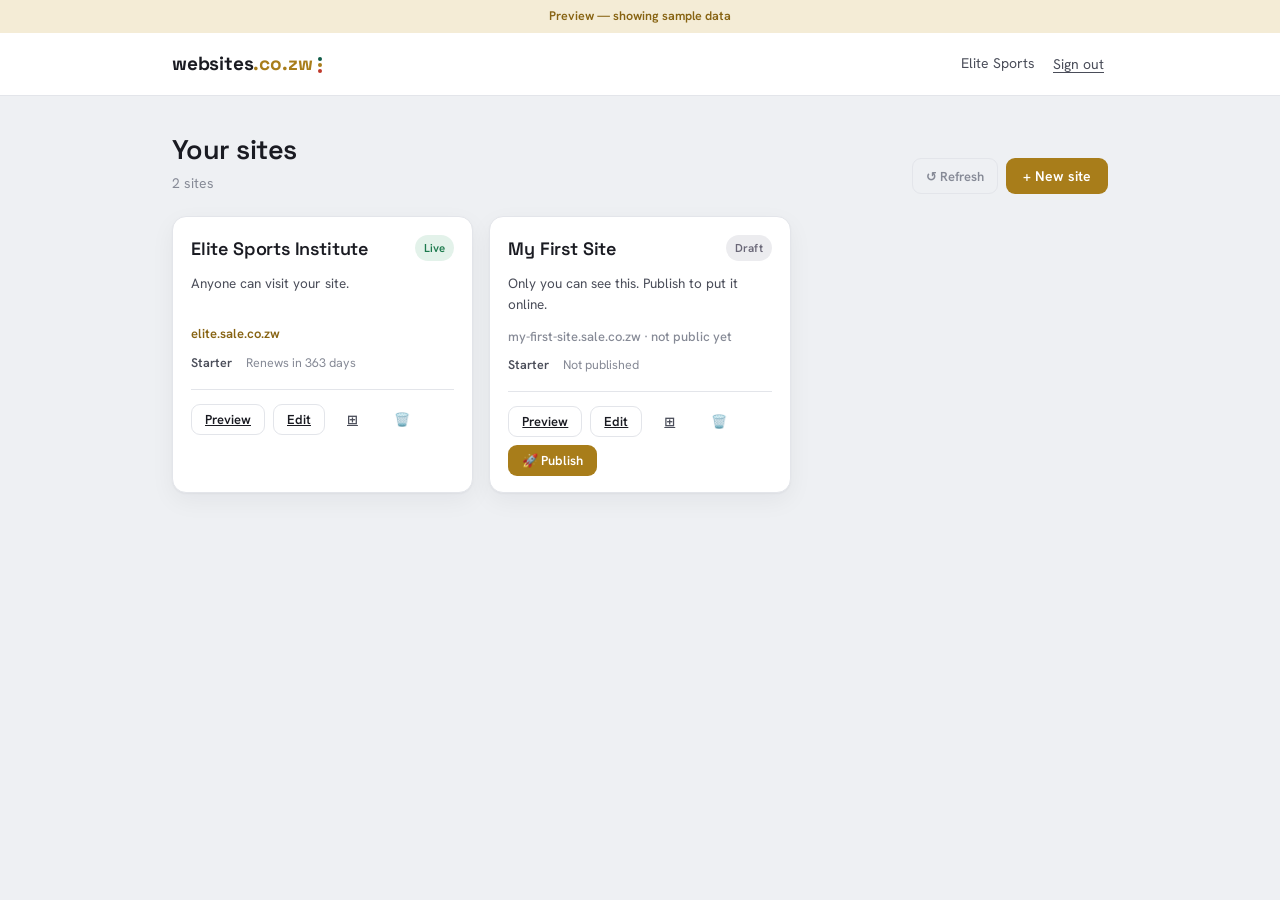
<file: new/index.html>
<!doctype html>
<html lang="en">
<head>
<meta charset="utf-8"/>
<meta name="viewport" content="width=device-width, initial-scale=1, viewport-fit=cover"/>
<title>Build your website — sale.co.zw</title>
<link rel="preconnect" href="https://fonts.googleapis.com">
<link rel="preconnect" href="https://fonts.gstatic.com" crossorigin>
<link href="https://fonts.googleapis.com/css2?family=Space+Grotesk:wght@500;600;700;800&family=Hanken+Grotesk:wght@400;500;600&display=swap" rel="stylesheet">
<style>
:root{
  --green:#0F5B47;--green-dk:#0f6e39;--green-bg:#e8f5ee;--green-mid:#c6e8d4;
  --gold:#a87d1a;--gold-bg:#fdf3dc;
  --ink:#0d0f14;--ink2:#3d4251;--ink3:#6b7180;
  --surface:#f0f2f6;--card:#ffffff;
  --line:#e2e5eb;--line2:#d0d4dc;--red:#c0392b;
  --r:16px;--r-sm:10px;--r-xs:7px;
  --shadow:0 1px 3px rgba(13,15,20,.06),0 6px 20px rgba(13,15,20,.07);
}
*{box-sizing:border-box;margin:0;padding:0}
html,body{min-height:100%;background:var(--surface);color:var(--ink);
  font-family:"Hanken Grotesk",system-ui,sans-serif;font-size:15px;line-height:1.5;
  -webkit-font-smoothing:antialiased;overscroll-behavior:none}
button,input,select{font-family:inherit}
button{cursor:pointer;border:none;background:none}
a{color:inherit;text-decoration:none}
:focus-visible{outline:2px solid var(--green);outline-offset:2px;border-radius:4px}
.bar{background:var(--card);border-bottom:1px solid var(--line);padding:0 20px;
  height:52px;display:flex;align-items:center;justify-content:space-between;
  position:sticky;top:0;z-index:100}
.logo{font-family:"Space Grotesk";font-weight:800;font-size:17px;letter-spacing:-.02em}
.logo .tld{color:var(--green)}
.logo-flag{display:inline-flex;flex-direction:column;gap:2px;margin-left:4px;vertical-align:middle}
.logo-flag i{display:block;width:3px;height:3px;border-radius:50%}
.logo-flag i:nth-child(1){background:var(--green)}
.logo-flag i:nth-child(2){background:var(--gold)}
.logo-flag i:nth-child(3){background:var(--red)}
.bar-back{font-size:13px;font-weight:600;color:var(--ink3);padding:6px 10px;
  border-radius:var(--r-xs);border:1.5px solid var(--line);display:flex;
  align-items:center;gap:5px;transition:.12s}
.bar-back:hover{border-color:var(--ink3);color:var(--ink)}
.progress-wrap{height:4px;background:var(--line);position:sticky;top:52px;z-index:99}
.progress-bar{height:100%;background:linear-gradient(90deg,var(--green),#22c55e);
  transition:width .4s cubic-bezier(.4,0,.2,1);border-radius:0 2px 2px 0}
.step-label{text-align:center;padding:14px 20px 0;font-size:12.5px;font-weight:600;
  color:var(--ink3);letter-spacing:.04em;text-transform:uppercase}
.step-label span{color:var(--green)}
.screen{display:none;padding:20px 18px 80px;max-width:860px;margin:0 auto}
.screen.active{display:block}
.screen-head{margin-bottom:22px}
.screen-head h1{font-family:"Space Grotesk";font-size:clamp(20px,5vw,28px);
  font-weight:800;letter-spacing:-.025em;line-height:1.2;margin-bottom:6px}
.screen-head p{color:var(--ink2);font-size:14px;line-height:1.6;max-width:500px}
.ai-tag{display:inline-flex;align-items:center;gap:6px;
  background:linear-gradient(135deg,#0d2818,#0f3d22);color:#4ade80;
  font-size:11.5px;font-weight:700;letter-spacing:.05em;padding:4px 10px;
  border-radius:20px;margin-bottom:10px}
.ind-grid{display:grid;grid-template-columns:repeat(3,1fr);gap:9px}
@media(min-width:520px){.ind-grid{grid-template-columns:repeat(4,1fr)}}
@media(min-width:720px){.ind-grid{grid-template-columns:repeat(5,1fr)}}
.ind-card{border:2px solid var(--line);border-radius:var(--r-sm);padding:13px 10px 11px;
  cursor:pointer;transition:border-color .14s,background .14s,transform .1s;
  background:var(--card);display:flex;flex-direction:column;align-items:center;
  gap:6px;text-align:center;position:relative;-webkit-tap-highlight-color:transparent}
.ind-card:active{transform:scale(.96)}
.ind-card.sel{border-color:var(--green);background:var(--green-bg)}
.ind-card .ic{font-size:26px;line-height:1}
.ind-card .il{font-size:12.5px;font-weight:600;color:var(--ink);line-height:1.25}
.ind-card .ck{position:absolute;top:6px;right:6px;width:17px;height:17px;
  border-radius:50%;background:var(--green);color:#fff;display:none;
  align-items:center;justify-content:center;font-size:9px;font-weight:800}
.ind-card.sel .ck{display:flex}
.tpl-grid{display:grid;grid-template-columns:repeat(2,1fr);gap:12px}
@media(min-width:600px){.tpl-grid{grid-template-columns:repeat(3,1fr)}}
.tpl-card{border:2.5px solid var(--line);border-radius:var(--r-sm);overflow:hidden;
  cursor:pointer;transition:border-color .14s,transform .1s,box-shadow .14s;
  background:var(--card);-webkit-tap-highlight-color:transparent}
.tpl-card:active{transform:scale(.97)}
.tpl-card.sel{border-color:var(--green);box-shadow:0 0 0 3px var(--green-mid)}
.tpl-prev{height:100px;display:flex;flex-direction:column;position:relative;overflow:hidden}
.tpl-nav-bar{height:10px;background:rgba(0,0,0,.25);display:flex;align-items:center;
  gap:3px;padding:0 6px;flex-shrink:0}
.tpl-nav-dot{width:3px;height:3px;border-radius:50%;background:rgba(255,255,255,.5)}
.tpl-hero-area{flex:1;display:flex;flex-direction:column;justify-content:flex-end;
  padding:7px 9px 9px;gap:3px}
.tpl-h{height:6px;border-radius:2px;background:rgba(255,255,255,.88);width:65%}
.tpl-p{height:3.5px;border-radius:2px;background:rgba(255,255,255,.42);width:80%}
.tpl-cta{height:9px;border-radius:2px;width:38px;margin-top:3px}
.tpl-rec{position:absolute;top:7px;right:7px;font-size:9.5px;font-weight:700;
  padding:2px 6px;border-radius:10px;background:rgba(255,255,255,.2);color:#fff}
.tpl-sel-mark{position:absolute;top:7px;left:7px;width:20px;height:20px;
  border-radius:50%;background:var(--green);color:#fff;display:none;
  align-items:center;justify-content:center;font-size:12px;font-weight:800;
  box-shadow:0 2px 8px rgba(0,0,0,.3)}
.tpl-card.sel .tpl-sel-mark{display:flex}
.tpl-body{padding:10px 12px 11px}
.tpl-name{font-family:"Space Grotesk";font-size:13px;font-weight:700;margin-bottom:2px}
.tpl-desc{font-size:11.5px;color:var(--ink3);line-height:1.35}
.brief-card{background:var(--card);border:1px solid var(--line);border-radius:var(--r);
  padding:20px 18px;box-shadow:var(--shadow);max-width:520px;margin-top:12px}
.fld-label{display:block;font-size:12px;font-weight:700;color:var(--ink3);
  letter-spacing:.05em;text-transform:uppercase;margin-bottom:7px}
.fld-input{width:100%;border:2px solid var(--line2);border-radius:var(--r-sm);
  padding:13px 15px;font-size:16px;font-weight:600;color:var(--ink);
  transition:border-color .15s;background:#fff}
.fld-input:focus{outline:none;border-color:var(--green)}
.fld-input::placeholder{color:#c0c4d0;font-weight:400}
.slug-preview{font-size:13px;color:var(--ink3);margin-top:7px;min-height:18px}
.slug-preview b{color:var(--green-dk);font-weight:600}
.city-row{display:flex;gap:7px;flex-wrap:wrap;margin-bottom:10px}
.city-chip{border:1.5px solid var(--line2);border-radius:20px;padding:7px 13px;
  font-size:13px;font-weight:600;color:var(--ink2);cursor:pointer;
  transition:border-color .12s,background .12s,color .12s;background:var(--card)}
.city-chip.sel,.city-chip:hover{border-color:var(--green);background:var(--green-bg);color:var(--green-dk)}
.sel-bar{display:flex;align-items:center;gap:10px;background:var(--card);
  border:1.5px solid var(--green-mid);border-radius:var(--r-sm);
  padding:10px 14px;margin-bottom:18px}
.sel-bar-icon{font-size:20px;flex-shrink:0}
.sel-bar-text{font-size:13.5px;font-weight:600;color:var(--ink);flex:1;min-width:0;
  overflow:hidden;text-overflow:ellipsis;white-space:nowrap}
.sel-bar-change{font-size:12px;font-weight:700;color:var(--green);cursor:pointer;
  flex-shrink:0;padding:4px 8px;border-radius:5px}
.sel-bar-change:hover{background:var(--green-bg)}
.btn{display:inline-flex;align-items:center;justify-content:center;gap:8px;
  border-radius:var(--r-sm);font-weight:700;font-size:14.5px;padding:13px 24px;
  transition:.15s;border:2px solid transparent;white-space:nowrap}
.btn-primary{background:var(--green);color:#fff;border-color:var(--green);width:100%}
.btn-primary:hover{background:var(--green-dk)}
.btn-primary:disabled{opacity:.4;cursor:default}
.btn-ghost{background:transparent;color:var(--ink2);border-color:var(--line2);
  font-size:13.5px;padding:10px 16px}
.btn-ghost:hover{border-color:var(--ink3);color:var(--ink)}
.actions{margin-top:22px;display:flex;flex-direction:column;gap:10px}
.actions-row{display:flex;gap:10px;align-items:center}
.ai-overlay{display:none;position:fixed;inset:0;z-index:300;
  background:linear-gradient(160deg,#051209 0%,#0a2015 50%,#071a10 100%);
  flex-direction:column;align-items:center;justify-content:center;
  padding:32px 24px;text-align:center}
.ai-overlay.open{display:flex}
.ai-logo{font-family:"Space Grotesk";font-weight:800;font-size:18px;
  color:rgba(255,255,255,.35);margin-bottom:32px;letter-spacing:-.01em}
.ai-logo .tld{color:rgba(74,222,128,.5)}
.ai-spinner-wrap{position:relative;width:72px;height:72px;margin:0 auto 28px}
.ai-ring{position:absolute;inset:0;border-radius:50%;
  border:3px solid rgba(74,222,128,.15);border-top-color:#4ade80;
  animation:spin .9s linear infinite}
.ai-ring-2{position:absolute;inset:6px;border-radius:50%;
  border:2px solid rgba(74,222,128,.08);border-bottom-color:rgba(74,222,128,.4);
  animation:spin 1.4s linear infinite reverse}
.ai-icon{position:absolute;inset:0;display:flex;align-items:center;
  justify-content:center;font-size:24px;color:#4ade80}
.ai-status-wrap{min-height:56px;display:flex;flex-direction:column;
  align-items:center;justify-content:center;gap:4px}
.ai-status{font-family:"Space Grotesk";font-size:18px;font-weight:700;
  color:#fff;opacity:0;transform:translateY(6px);transition:opacity .4s,transform .4s}
.ai-status.show{opacity:1;transform:none}
.ai-status-sub{font-size:13px;color:rgba(255,255,255,.45);opacity:0;
  transition:opacity .4s .15s}
.ai-status-sub.show{opacity:1}
.ai-steps-list{margin-top:28px;display:flex;flex-direction:column;gap:8px;
  width:100%;max-width:320px}
.ai-step-row{display:flex;align-items:center;gap:10px;font-size:13.5px;
  font-weight:600;color:rgba(255,255,255,.3);transition:color .3s}
.ai-step-row.done{color:rgba(74,222,128,.7)}
.ai-step-row.active{color:rgba(255,255,255,.85)}
.ai-step-dot{width:18px;height:18px;border-radius:50%;border:2px solid currentColor;
  flex-shrink:0;display:flex;align-items:center;justify-content:center;
  font-size:9px;transition:.3s}
.ai-step-row.done .ai-step-dot{background:#4ade80;border-color:#4ade80;color:#051209}
.ai-step-row.active .ai-step-dot{border-color:rgba(255,255,255,.6);
  animation:pulse-dot 1.2s ease-in-out infinite}
@keyframes pulse-dot{0%,100%{transform:scale(1)}50%{transform:scale(1.2)}}
@keyframes spin{to{transform:rotate(360deg)}}
.ai-success{display:none;flex-direction:column;align-items:center;gap:12px}
.ai-success.show{display:flex}
.ai-success-ring{width:64px;height:64px;border-radius:50%;background:#4ade80;
  display:flex;align-items:center;justify-content:center;font-size:28px;
  animation:pop .4s cubic-bezier(.34,1.56,.64,1)}
@keyframes pop{0%{transform:scale(0)}100%{transform:scale(1)}}
.ai-success h2{font-family:"Space Grotesk";font-size:22px;font-weight:800;
  color:#fff;text-align:center}
.ai-success p{font-size:14px;color:rgba(255,255,255,.6);text-align:center;
  max-width:260px;line-height:1.5}
</style>
</head>
<body>

<header class="bar">
  <div class="logo">websites<span class="tld">.co.zw</span><span class="logo-flag"><i></i><i></i><i></i></span></div>
  <a class="bar-back" id="backBtn" href="/dashboard/customer.html">&larr; My sites</a>
</header>
<div class="progress-wrap"><div class="progress-bar" id="progressBar" style="width:0%"></div></div>
<div class="step-label" id="stepLabel">Step <span id="stepNum">1</span> of 3</div>

<div class="screen active" id="s-industry">
  <div class="screen-head">
    <div class="ai-tag">&#10022; AI-Powered Website Builder</div>
    <h1>What kind of business are you?</h1>
    <p>Tap once &mdash; AI writes your whole website automatically.</p>
  </div>
  <div class="ind-grid" id="industryGrid"></div>
</div>

<div class="screen" id="s-template">
  <div class="screen-head">
    <h1>Choose your look</h1>
    <p>All designs work on mobile. You can switch any time from the editor.</p>
  </div>
  <div class="sel-bar" id="indSelBar">
    <span class="sel-bar-icon" id="indSelIcon"></span>
    <span class="sel-bar-text" id="indSelName"></span>
    <span class="sel-bar-change" onclick="goTo('industry')">Change</span>
  </div>
  <div class="brief-card" id="descCard" style="margin-top:0;margin-bottom:16px;padding:14px 16px">
    <label class="fld-label" for="f-desc">What do you sell or do? <span style="text-transform:none;font-weight:500;color:var(--ink3)">&mdash; optional, helps AI pick better</span></label>
    <input class="fld-input" id="f-desc" type="text" maxlength="160" style="font-size:14px"
      placeholder="e.g. wood-fired pizza, kids' coding lessons, plumbing repairs" oninput="onDescInput()">
  </div>
  <div class="tpl-grid" id="templateGrid"></div>
  <div class="actions">
    <div class="actions-row">
      <button class="btn btn-ghost" onclick="goTo('industry')">&larr; Back</button>
      <button class="btn btn-primary" id="btnToDetails" disabled onclick="goTo('details')" style="flex:1">Next &rarr;</button>
    </div>
  </div>
</div>

<div class="screen" id="s-details">
  <div class="screen-head">
    <h1>Three things and you&rsquo;re done</h1>
    <p>Our AI fills in the rest &mdash; your about section, services, and design.</p>
  </div>
  <div class="sel-bar" id="tplSelBar">
    <span class="sel-bar-icon" id="tplSelIcon"></span>
    <span class="sel-bar-text" id="tplSelName"></span>
    <span class="sel-bar-change" onclick="goTo('template')">Change</span>
  </div>
  <div class="brief-card" style="margin-top:0">
    <label class="fld-label" for="f-name">Business name</label>
    <input class="fld-input" id="f-name" type="text" placeholder="e.g. Elite Sports Institute"
      autocomplete="organization" maxlength="100" oninput="onBriefChange()">
    <div class="slug-preview" id="slugPreview"></div>
  </div>
  <div class="brief-card">
    <label class="fld-label" for="f-phone">WhatsApp / phone number</label>
    <input class="fld-input" id="f-phone" type="tel" placeholder="077 123 4567"
      autocomplete="tel" maxlength="20" oninput="onBriefChange()"
      style="font-size:18px;letter-spacing:.02em">
    <div style="font-size:12px;color:var(--ink3);margin-top:6px">
      &#x2705; Adds a WhatsApp button so customers can message you directly
    </div>
  </div>
  <div class="brief-card">
    <label class="fld-label">Your city</label>
    <div class="city-row" id="cityRow"></div>
    <input class="fld-input" id="f-city" type="text" placeholder="Other city or town"
      style="font-size:14px" oninput="onCityInput()">
  </div>
  <div class="brief-card" id="extrasCard">
    <label class="fld-label" style="margin-bottom:2px">Tell the AI a bit more <span style="text-transform:none;font-weight:500;color:var(--ink3)">&mdash; optional, but makes your first draft much better</span></label>
    <div style="font-size:12.5px;color:var(--ink3);margin-bottom:14px">Skip any of these and the AI will fill in something generic instead.</div>
    <label class="fld-label" for="f-services" style="margin-top:0">What do you offer? <span style="text-transform:none;font-weight:500;color:var(--ink3)">&mdash; one per line</span></label>
    <textarea class="fld-input" id="f-services" rows="3" style="font-size:14px;resize:vertical;font-weight:500"
      placeholder="e.g. Haircuts&#10;Braiding&#10;Facials" oninput="onBriefChange()"></textarea>
    <label class="fld-label" for="f-usp" style="margin-top:14px">What makes you different?</label>
    <input class="fld-input" id="f-usp" type="text" style="font-size:14px;font-weight:500"
      placeholder="e.g. 15 years in business" oninput="onBriefChange()">
    <label class="fld-label" for="f-customers" style="margin-top:14px">Who are your customers?</label>
    <input class="fld-input" id="f-customers" type="text" style="font-size:14px;font-weight:500"
      placeholder="e.g. Families in Bulawayo" oninput="onBriefChange()">
  </div>
  <div class="actions">
    <button class="btn btn-primary" id="btnCreate" disabled onclick="onCreateSite()"
      style="font-size:16px;padding:16px;gap:10px">
      &#10022; Build my site with AI
    </button>
    <div class="actions-row" style="justify-content:center">
      <button class="btn btn-ghost" onclick="goTo('template')">&larr; Back</button>
    </div>
  </div>
</div>

<div class="ai-overlay" id="aiOverlay">
  <div class="ai-logo">websites<span class="tld">.co.zw</span></div>
  <div id="aiSpinnerSection">
    <div class="ai-spinner-wrap">
      <div class="ai-ring"></div><div class="ai-ring-2"></div>
      <div class="ai-icon">&#10022;</div>
    </div>
    <div class="ai-status-wrap">
      <div class="ai-status" id="aiStatus"></div>
      <div class="ai-status-sub" id="aiStatusSub"></div>
    </div>
    <div class="ai-steps-list" id="aiStepsList"></div>
  </div>
  <div class="ai-success" id="aiSuccessSection">
    <div class="ai-success-ring">&#10003;</div>
    <h2>Your site is ready!</h2>
    <p id="aiSuccessDesc">Opening your editor now&hellip;</p>
  </div>
</div>

<script>
(function(){
"use strict";
var API="https://app.sale.co.zw",DASH="/dashboard/customer.html",EDIT="/editor/";
function tok(){return localStorage.getItem("wcz_token")||"";}
if(!tok()){location.replace(DASH);}
var p=new URLSearchParams(location.search);
var isSwitching=p.get("switch")==="1",fromSiteId=p.get("from")||p.get("site")||"";
var st={industry:null,template:null,name:"",phone:"",city:"Bulawayo",description:"",services:"",usp:"",customers:""};
var INDS=[
  {id:"food",ic:"&#127869;&#65039;",lb:"Food & Dining"},
  {id:"beauty",ic:"&#128133;",lb:"Beauty & Wellness"},
  {id:"education",ic:"&#127891;",lb:"School & Sport"},
  {id:"professional",ic:"&#128188;",lb:"Professional Services"},
  {id:"property",ic:"&#127960;&#65039;",lb:"Property"},
  {id:"fashion",ic:"&#128087;",lb:"Fashion & Boutique"},
  {id:"grocery",ic:"&#128722;",lb:"Grocery & Retail"},
  {id:"hardware",ic:"&#128295;",lb:"Hardware & Trade"},
  {id:"hospitality",ic:"&#127976;",lb:"Lodge / B&B / Hotel"},
  {id:"general",ic:"&#127962;",lb:"General Business"},
];
var TPLS=[
  {id:"grill-house",ic:"&#127830;",nm:"Grill House",ds:"Menu tabs, live hours",bg:"linear-gradient(160deg,#1a0800,#7a2e00)",ct:"#ff6b35",inds:["food"],rec:["food"]},
  {id:"beauty-salon",ic:"&#128133;",nm:"Beauty Salon",ds:"Price list, before/after slider",bg:"linear-gradient(160deg,#3d0030,#8b005d)",ct:"#e8b4d0",inds:["beauty"],rec:["beauty"]},
  {id:"school-institution",ic:"&#127891;",nm:"School & Academy",ds:"Stats bar, programmes, events",bg:"linear-gradient(160deg,#0a1628,#1a3a6b)",ct:"#c99a2e",inds:["education"],rec:["education"]},
  {id:"advisory-firm",ic:"&#9878;&#65039;",nm:"Advisory Firm",ds:"Minimal hero, accordion services",bg:"linear-gradient(160deg,#0d1f33,#1a3a5c)",ct:"#c9a84c",inds:["professional","general"],rec:["professional"]},
  {id:"property-estate",ic:"&#127960;&#65039;",nm:"Property Estate",ds:"Listings first, sold ticker",bg:"linear-gradient(160deg,#0a1f0a,#1a4a1a)",ct:"#4ade80",inds:["property"],rec:["property"]},
  {id:"boutique-fashion",ic:"&#128087;",nm:"Boutique Fashion",ds:"Dark editorial, masonry grid",bg:"linear-gradient(160deg,#1a0010,#3d0025)",ct:"#e8c9a0",inds:["fashion"],rec:["fashion"]},
  {id:"grocery-fmcg",ic:"&#128722;",nm:"Grocery & Spaza",ds:"Category nav, stock badges",bg:"linear-gradient(160deg,#0a2a0a,#1a5a1a)",ct:"#4ade80",inds:["grocery"],rec:["grocery"]},
  {id:"hardware-store",ic:"&#128295;",nm:"Hardware & Retail",ds:"Dense catalogue, quote builder",bg:"linear-gradient(160deg,#0d1a2e,#1a3366)",ct:"#60a5fa",inds:["hardware","grocery","general"],rec:["hardware"]},
  {id:"bold-retail",ic:"&#127962;",nm:"General Business",ds:"Split hero, service cards, team",bg:"linear-gradient(160deg,#1a1a2e,#16213e)",ct:"#e94560",inds:["food","beauty","education","professional","property","fashion","grocery","hardware","hospitality","general"],rec:["general"]},
  {id:"hospitality-inn",ic:"&#127976;",nm:"Lodge / B&B / Hotel",ds:"Room cards, WhatsApp booking, availability badges",bg:"linear-gradient(160deg,#0a1f1a,#1a4a3a)",ct:"#c8a24a",inds:["hospitality"],rec:["hospitality"]},
];
var CITIES=["Bulawayo","Harare","Gweru","Mutare","Masvingo","Kwekwe","Kadoma","Vic Falls"];
// Per-industry example text, shown as placeholders on the optional "tell the
// AI more" fields in step 3. Purely UI hinting — never sent to the server.
var IND_HINTS={
  food:{services:"Wood-fired pizza\nCatering for events\nKids' birthday parties",usp:"e.g. Only wood-fired oven in the area",customers:"e.g. Families, young professionals"},
  beauty:{services:"Gel manicure\nBraiding\nFacials",usp:"e.g. Trained by international stylists",customers:"e.g. Working women aged 20-45"},
  education:{services:"After-school coaching\nHoliday clinics\nTalent scouting",usp:"e.g. UEFA-licensed coaches",customers:"e.g. Parents of primary school children"},
  professional:{services:"Tax returns\nCompany registration\nAudit & assurance",usp:"e.g. 15 years serving Bulawayo SMEs",customers:"e.g. Small business owners"},
  property:{services:"Property sales\nRentals management\nValuations",usp:"e.g. Largest listings portfolio in the city",customers:"e.g. First-time buyers, landlords"},
  fashion:{services:"Custom tailoring\nReady-to-wear\nAlterations",usp:"e.g. Locally sourced fabrics",customers:"e.g. Young professionals, brides-to-be"},
  grocery:{services:"Fresh produce\nBulk grains\nHousehold essentials",usp:"e.g. Lowest prices in the suburb",customers:"e.g. Local households"},
  hardware:{services:"Building materials\nPlumbing supplies\nTool hire",usp:"e.g. Same-day delivery",customers:"e.g. Contractors, homeowners"},
  hospitality:{services:"Overnight stays\nConferencing\nWeddings",usp:"e.g. Only lodge with a view of the falls",customers:"e.g. Tourists, corporate travellers"},
  general:{services:"Consultations\nOn-site visits\nRepairs",usp:"e.g. Same-day response",customers:"e.g. Local homeowners and businesses"}
};
var AI_STEPS=[
  {l:"Understanding your industry",s:"Reading your business type"},
  {l:"Writing your about section",s:"Crafting your story"},
  {l:"Building your services",s:"Creating your offerings"},
  {l:"Adding your contact details",s:"Setting up WhatsApp button"},
  {l:"Finalising your site",s:"Almost there..."},
];
var SCREENS=["industry","template","details"];
var _statusTimer=null;

(function renderInds(){
  var g=document.getElementById("industryGrid");
  g.innerHTML=INDS.map(function(i){
    return'<div class="ind-card" data-id="'+i.id+'" onclick="pickInd(\''+i.id+'\')">'
      +'<div class="ic">'+i.ic+'</div><div class="il">'+i.lb+'</div>'
      +'<div class="ck">&#10003;</div></div>';
  }).join("");
})();

window.pickInd=function(id){
  st.industry=id;
  st.description="";
  var df=document.getElementById("f-desc");if(df)df.value="";
  document.querySelectorAll(".ind-card").forEach(function(c){c.classList.toggle("sel",c.dataset.id===id);});
  setTimeout(function(){goTo("template");},200);
};

function buildTplCard(t,isRec){
  return'<div class="tpl-card" data-id="'+t.id+'" onclick="pickTpl(\''+t.id+'\')">'
    +'<div class="tpl-prev" style="background:'+t.bg+'">'
      +'<div class="tpl-nav-bar"><div class="tpl-nav-dot"></div><div class="tpl-nav-dot"></div><div class="tpl-nav-dot"></div></div>'
      +'<div class="tpl-hero-area"><div class="tpl-h"></div><div class="tpl-p"></div>'
        +'<div class="tpl-cta" style="background:'+t.ct+'"></div></div>'
      +(isRec?'<div class="tpl-rec">&#9733; Best match</div>':'')
      +'<div class="tpl-sel-mark">&#10003;</div>'
    +'</div>'
    +'<div class="tpl-body"><div class="tpl-name">'+t.nm+'</div>'
      +'<div class="tpl-desc">'+t.ds+'</div></div>'
    +'</div>';
}

function renderTpls(indId){
  var relevant=TPLS.filter(function(t){return t.inds.indexOf(indId)>-1;});
  relevant.sort(function(a,b){return(b.rec.indexOf(indId)>-1?1:0)-(a.rec.indexOf(indId)>-1?1:0);});
  document.getElementById("templateGrid").innerHTML=relevant.map(function(t){
    return buildTplCard(t,t.rec.indexOf(indId)>-1);
  }).join("");
}

function renderAllTpls(){
  document.getElementById("templateGrid").innerHTML=TPLS.map(function(t){
    return buildTplCard(t,false);
  }).join("");
}

// ── AI template recommendation ────────────────────────────────────────────
var _aiRecAbortController=null;
function fetchAiRecommendation(industryId,industryLabel,description){
  if(_aiRecAbortController)_aiRecAbortController.abort();
  _aiRecAbortController=new AbortController();
  var name=document.getElementById("f-name")?document.getElementById("f-name").value.trim():"";
  fetch(API+"/api/recommend-template",{
    method:"POST",
    headers:{"Content-Type":"application/json","Authorization":"Bearer "+tok()},
    body:JSON.stringify({industry:industryLabel||industryId,business_name:name||undefined,description:description||undefined}),
    signal:_aiRecAbortController.signal,
  }).then(function(r){return r.ok?r.json():null;})
    .then(function(data){
      if(!data||!data.template_id)return;
      reorderTplsWithAiPick(industryId,data.template_id,data.reason);
    })
    .catch(function(){});
}

var _descDebounce=null;
window.onDescInput=function(){
  st.description=document.getElementById("f-desc").value.trim();
  clearTimeout(_descDebounce);
  if(!st.industry)return;
  _descDebounce=setTimeout(function(){
    var ind=INDS.find(function(i){return i.id===st.industry;});
    fetchAiRecommendation(st.industry,ind?ind.lb:"",st.description);
  },600);
};

function reorderTplsWithAiPick(indId,pickedId,reason){
  var relevant=TPLS.filter(function(t){return t.inds.indexOf(indId)>-1;});
  var has=relevant.some(function(t){return t.id===pickedId;});
  if(!has)return;
  relevant.sort(function(a,b){
    if(a.id===pickedId)return -1;
    if(b.id===pickedId)return 1;
    return(b.rec.indexOf(indId)>-1?1:0)-(a.rec.indexOf(indId)>-1?1:0);
  });
  document.getElementById("templateGrid").innerHTML=relevant.map(function(t){
    return buildTplCard(t,t.id===pickedId);
  }).join("");
  if(reason){
    var card=document.querySelector('.tpl-card[data-id="'+pickedId+'"] .tpl-rec');
    if(card)card.textContent="\u2605 "+reason;
  }
}

window.pickTpl=function(id){
  st.template=id;
  document.querySelectorAll(".tpl-card").forEach(function(c){c.classList.toggle("sel",c.dataset.id===id);});
  document.getElementById("btnToDetails").disabled=false;
  if(!isSwitching) setTimeout(function(){goTo("details");},200);
};

(function renderCities(){
  var row=document.getElementById("cityRow");
  row.innerHTML=CITIES.map(function(c){
    return'<div class="city-chip'+(c==="Bulawayo"?" sel":"")+'" onclick="pickCity(\''+c+'\')" data-city="'+c+'">'+c+'</div>';
  }).join("");
  document.getElementById("f-city").value="Bulawayo";
})();

window.pickCity=function(city){
  st.city=city;
  document.querySelectorAll(".city-chip").forEach(function(c){c.classList.toggle("sel",c.dataset.city===city);});
  document.getElementById("f-city").value=city;
  onBriefChange();
};
window.onCityInput=function(){
  var v=document.getElementById("f-city").value.trim();
  if(v)st.city=v;
  document.querySelectorAll(".city-chip").forEach(function(c){c.classList.remove("sel");});
};

window.goTo=function(id){
  var idx=SCREENS.indexOf(id);
  SCREENS.forEach(function(s){document.getElementById("s-"+s).classList.toggle("active",s===id);});
  document.getElementById("progressBar").style.width=((idx+1)/SCREENS.length*100)+"%";
  document.getElementById("stepNum").textContent=idx+1;
  if(id==="template"&&st.industry&&!isSwitching){
    var ind=INDS.find(function(i){return i.id===st.industry;});
    document.getElementById("indSelIcon").innerHTML=ind?ind.ic:"";
    document.getElementById("indSelName").textContent=ind?ind.lb:"";
    document.getElementById("f-desc").value=st.description||"";
    renderTpls(st.industry);
    fetchAiRecommendation(st.industry, ind ? ind.lb : "", st.description);
  }
  if(id==="details"&&st.template){
    var tpl=TPLS.find(function(t){return t.id===st.template;});
    document.getElementById("tplSelIcon").innerHTML=tpl?tpl.ic:"";
    document.getElementById("tplSelName").textContent=tpl?tpl.nm:"";
    var hints=IND_HINTS[st.industry]||IND_HINTS.general;
    var svcEl=document.getElementById("f-services"),uspEl=document.getElementById("f-usp"),custEl=document.getElementById("f-customers");
    if(svcEl)svcEl.placeholder=hints.services;
    if(uspEl)uspEl.placeholder=hints.usp;
    if(custEl)custEl.placeholder=hints.customers;
    setTimeout(function(){document.getElementById("f-name").focus();},300);
  }
  var bb=document.getElementById("backBtn");
  bb.textContent=idx>0?"Back":"My sites";
  bb.href=idx>0?"#":DASH;
  bb.onclick=idx>0?function(e){e.preventDefault();goTo(SCREENS[idx-1]);}:null;
  window.scrollTo({top:0,behavior:"smooth"});
};

window.onBriefChange=function(){
  st.name=document.getElementById("f-name").value.trim();
  st.phone=document.getElementById("f-phone").value.trim();
  var ci=document.getElementById("f-city").value.trim();
  if(ci)st.city=ci;
  var svcEl=document.getElementById("f-services"),uspEl=document.getElementById("f-usp"),custEl=document.getElementById("f-customers");
  if(svcEl)st.services=svcEl.value;
  if(uspEl)st.usp=uspEl.value.trim();
  if(custEl)st.customers=custEl.value.trim();
  document.getElementById("slugPreview").innerHTML=st.name
    ?'Your site: <b>'+esc(slugify(st.name))+'.sale.co.zw</b>':"";
  document.getElementById("btnCreate").disabled=st.name.length<2;
};

document.getElementById("f-name").addEventListener("keydown",function(e){if(e.key==="Enter")document.getElementById("f-phone").focus();});
document.getElementById("f-phone").addEventListener("keydown",function(e){if(e.key==="Enter"&&!document.getElementById("btnCreate").disabled)onCreateSite();});

function buildStepsList(){
  document.getElementById("aiStepsList").innerHTML=AI_STEPS.map(function(s,i){
    return'<div class="ai-step-row" id="aistep-'+i+'">'
      +'<div class="ai-step-dot" id="aistep-dot-'+i+'">&middot;</div>'
      +'<span>'+s.l+'</span></div>';
  }).join("");
}
function setAIStep(idx){
  AI_STEPS.forEach(function(_,i){
    var r=document.getElementById("aistep-"+i);if(!r)return;
    r.classList.remove("active","done");
    if(i<idx)r.classList.add("done");
    if(i===idx)r.classList.add("active");
    var d=document.getElementById("aistep-dot-"+i);
    if(d)d.innerHTML=i<idx?"&#10003;":(i===idx?"&#9673;":" &middot;");
  });
  var s=AI_STEPS[idx]||AI_STEPS[AI_STEPS.length-1];
  setStatus(s.l,s.s);
}
function setStatus(main,sub){
  var ms=document.getElementById("aiStatus"),ss=document.getElementById("aiStatusSub");
  ms.classList.remove("show");ss.classList.remove("show");
  clearTimeout(_statusTimer);
  _statusTimer=setTimeout(function(){ms.textContent=main;ss.textContent=sub||"";ms.classList.add("show");ss.classList.add("show");},120);
}
function showSuccess(nm){
  document.getElementById("aiSpinnerSection").style.display="none";
  var sec=document.getElementById("aiSuccessSection");sec.classList.add("show");
  document.getElementById("aiSuccessDesc").textContent=(nm?nm+" is ":"Your site is ")+"ready - opening your editor now...";
}

window.onCreateSite=async function(){
  if(st.name.length<2&&!isSwitching)return;
  document.getElementById("aiOverlay").classList.add("open");
  buildStepsList();

  if(isSwitching&&fromSiteId){
    setStatus("Switching your template...","Keeping all your content");
    try{
      var sr=await fetch(API+"/api/sites/"+encodeURIComponent(fromSiteId)+"/template",{
        method:"PUT",headers:{"Content-Type":"application/json","Authorization":"Bearer "+tok()},
        body:JSON.stringify({template_id:st.template})
      });
      if(!sr.ok){location.replace(DASH);return;}
      showSuccess("");
      setTimeout(function(){location.href=EDIT+"?site="+encodeURIComponent(fromSiteId);},1500);
    }catch(e){location.replace(DASH);}
    return;
  }

  setAIStep(0);
  var siteId=null;
  try{
    var cr=await fetch(API+"/api/sites",{
      method:"POST",headers:{"Content-Type":"application/json","Authorization":"Bearer "+tok()},
      body:JSON.stringify({site_name:st.name,template_id:st.template})
    });
    var cd={};try{cd=await cr.json();}catch(e){}
    if(cr.status===401){location.replace(DASH);return;}
    // NOTE (v2): the auth Worker no longer enforces a one-site-per-account
    // limit (removed in auth-worker.js v5.4), so the old 403 "one_site_limit"
    // recovery branch that silently redirected into an existing site has
    // been removed. A failed create now just falls through to the normal
    // "something went wrong" path below.
    if(!cr.ok||!cd.site){location.replace(DASH);return;}
    siteId=cd.site.id;
  }catch(e){location.replace(DASH);return;}

  setAIStep(1);
  var indObj=INDS.find(function(i){return i.id===st.industry;})||{lb:""};
  var phone=normPhone(st.phone);
  var servicesList=String(st.services||"").split("\n").map(function(s){return s.trim();}).filter(Boolean);
  var brief={business_name:st.name,industry:indObj.lb,city:st.city||"Bulawayo",
    description:st.description||undefined,
    target_customers:st.customers||undefined,
    unique_selling_point:st.usp||undefined,
    services:servicesList.length?servicesList:undefined,
    phone:phone,contact:{phone:phone,whatsapp:phone},
    socials:{whatsapp:phone?"https://wa.me/"+phone:""}};

  var stepIdx=1,stepTimer=null;
  function bumpStep(){stepIdx++;if(stepIdx<=3)setAIStep(stepIdx);if(stepIdx<3)stepTimer=setTimeout(bumpStep,3000);}
  stepTimer=setTimeout(bumpStep,2800);

  try{
    await fetch(API+"/api/sites/"+encodeURIComponent(siteId)+"/generate",{
      method:"POST",headers:{"Content-Type":"application/json","Authorization":"Bearer "+tok()},
      body:JSON.stringify(brief)
    });
  }catch(e){}
  clearTimeout(stepTimer);
  setAIStep(4);

  // Patch phone/city into content regardless of AI result
  try{
    var siteR=await fetch(API+"/api/sites/"+encodeURIComponent(siteId),{headers:{"Authorization":"Bearer "+tok()}});
    if(siteR.ok){
      var sd=await siteR.json();
      var raw={};
      try{raw=typeof(sd.site||{}).content==="string"?JSON.parse(sd.site.content):(sd.site.content||{});}catch(e){}
      var inner=raw.content||{};
      inner.contact=Object.assign({},inner.contact||{},{phone:phone||st.phone,whatsapp:phone||st.phone});
      inner.location=st.city;
      if(!inner.business_name)inner.business_name=st.name;
      raw.content=inner;
      await fetch(API+"/api/sites/"+encodeURIComponent(siteId),{
        method:"PUT",headers:{"Content-Type":"application/json","Authorization":"Bearer "+tok()},
        body:JSON.stringify({site_name:st.name,template_id:st.template,content:raw})
      });
    }
  }catch(e){}

  try{sessionStorage.setItem("wcz_industry",st.industry||"");}catch(e){}
  showSuccess(st.name);
  setTimeout(function(){location.href=EDIT+"?site="+encodeURIComponent(siteId)+"&new=1";},1600);
};

if(isSwitching&&fromSiteId){
  document.getElementById("stepLabel").style.display="none";
  document.getElementById("progressBar").parentElement.style.display="none";
  document.getElementById("indSelBar").style.display="none";
  document.getElementById("descCard").style.display="none";
  st.industry="general";
  renderAllTpls();
  goTo("template");
  var btn=document.getElementById("btnToDetails");
  btn.textContent="Switch template";
  btn.onclick=function(){if(!st.template)return;st.name="switch";onCreateSite();};
  document.getElementById("s-details").style.display="none";
}

function slugify(s){return String(s||"").toLowerCase().trim().replace(/[^a-z0-9]+/g,"-").replace(/^-+|-+$/g,"").slice(0,40)||"my-site";}
function esc(s){return String(s||"").replace(/[&<>"]/g,function(c){return{"&":"&amp;","<":"&lt;",">":"&gt;",'"':"&quot;"}[c];});}
function normPhone(raw){
  if(!raw)return"";
  var p=String(raw).replace(/[^\d]/g,"");
  if(!p||p.length<7)return raw;
  if(p.startsWith("263")&&p.length>=12)return p;
  if(p.startsWith("0")&&p.length>=10)return"263"+p.slice(1);
  if(p.length===9&&(p.startsWith("7")||p.startsWith("8")))return"263"+p;
  return p;
}
})();
</script>
</body>
</html>
</file>
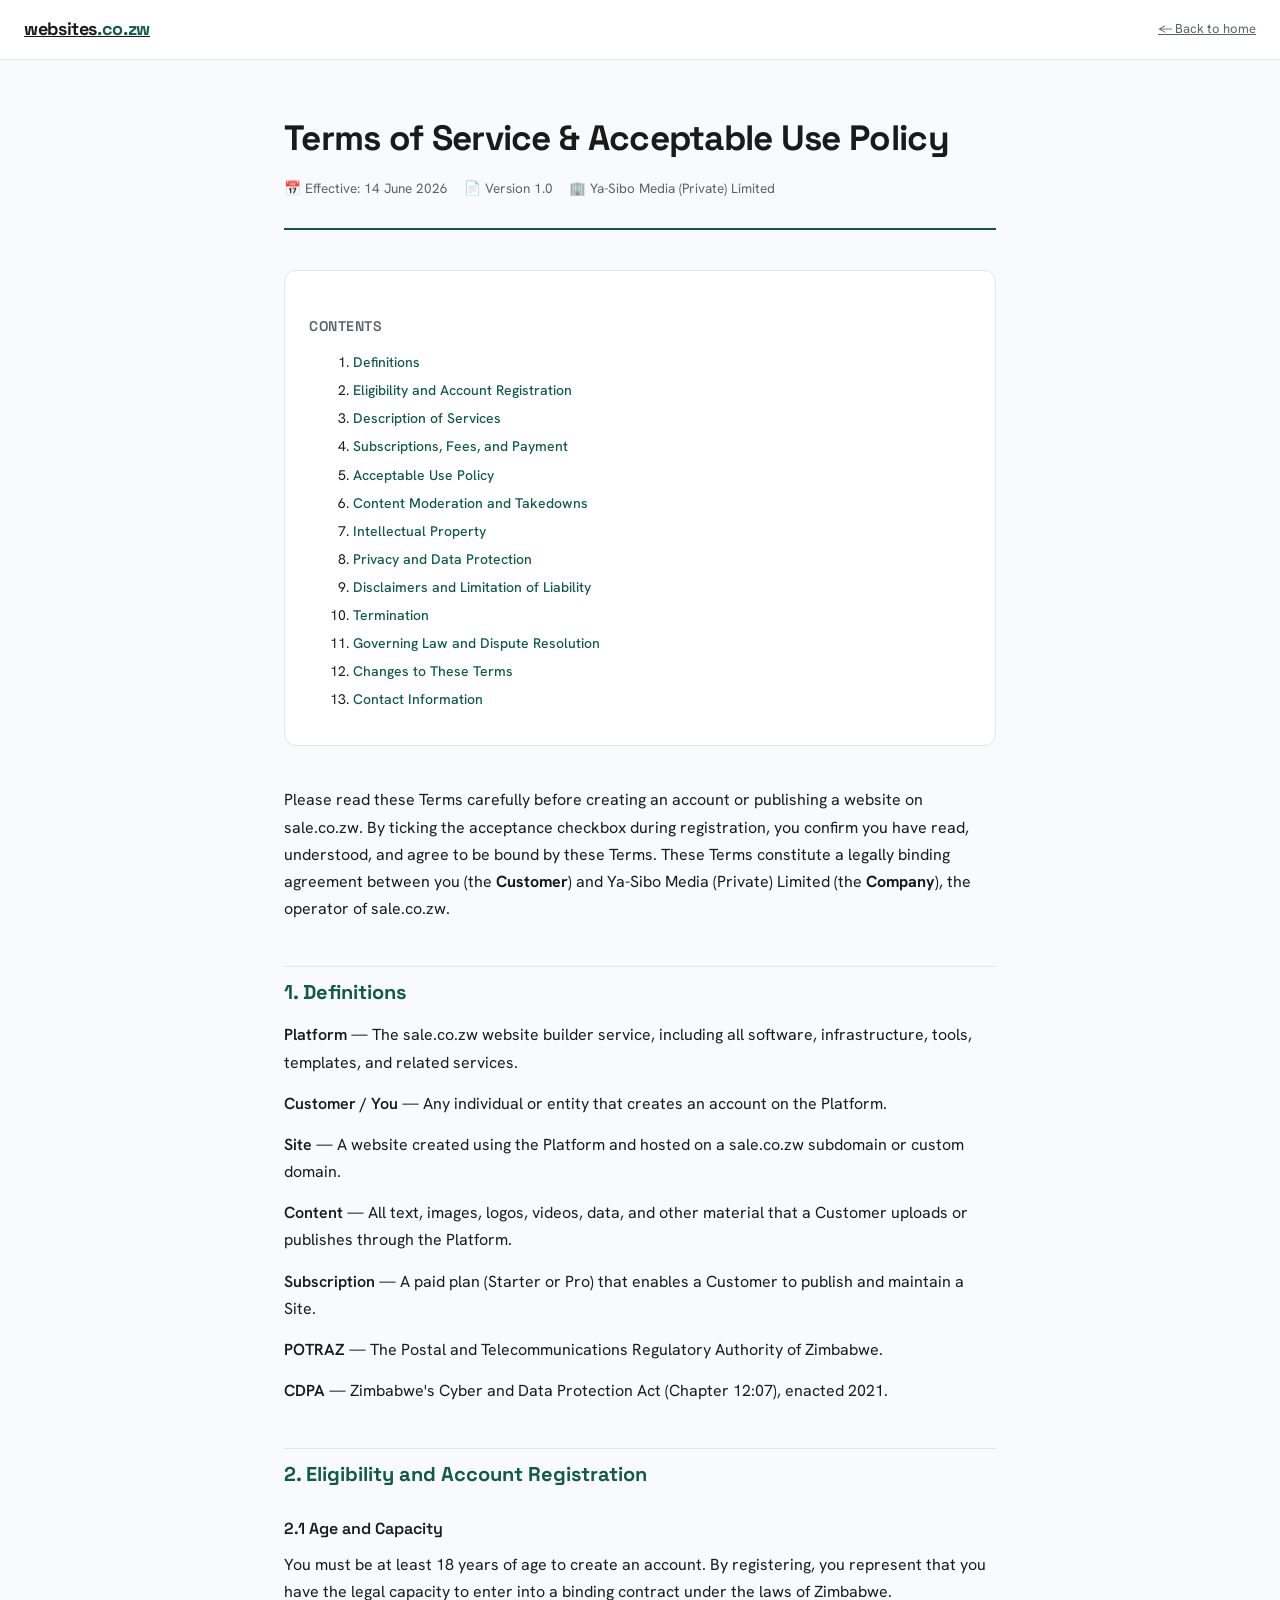
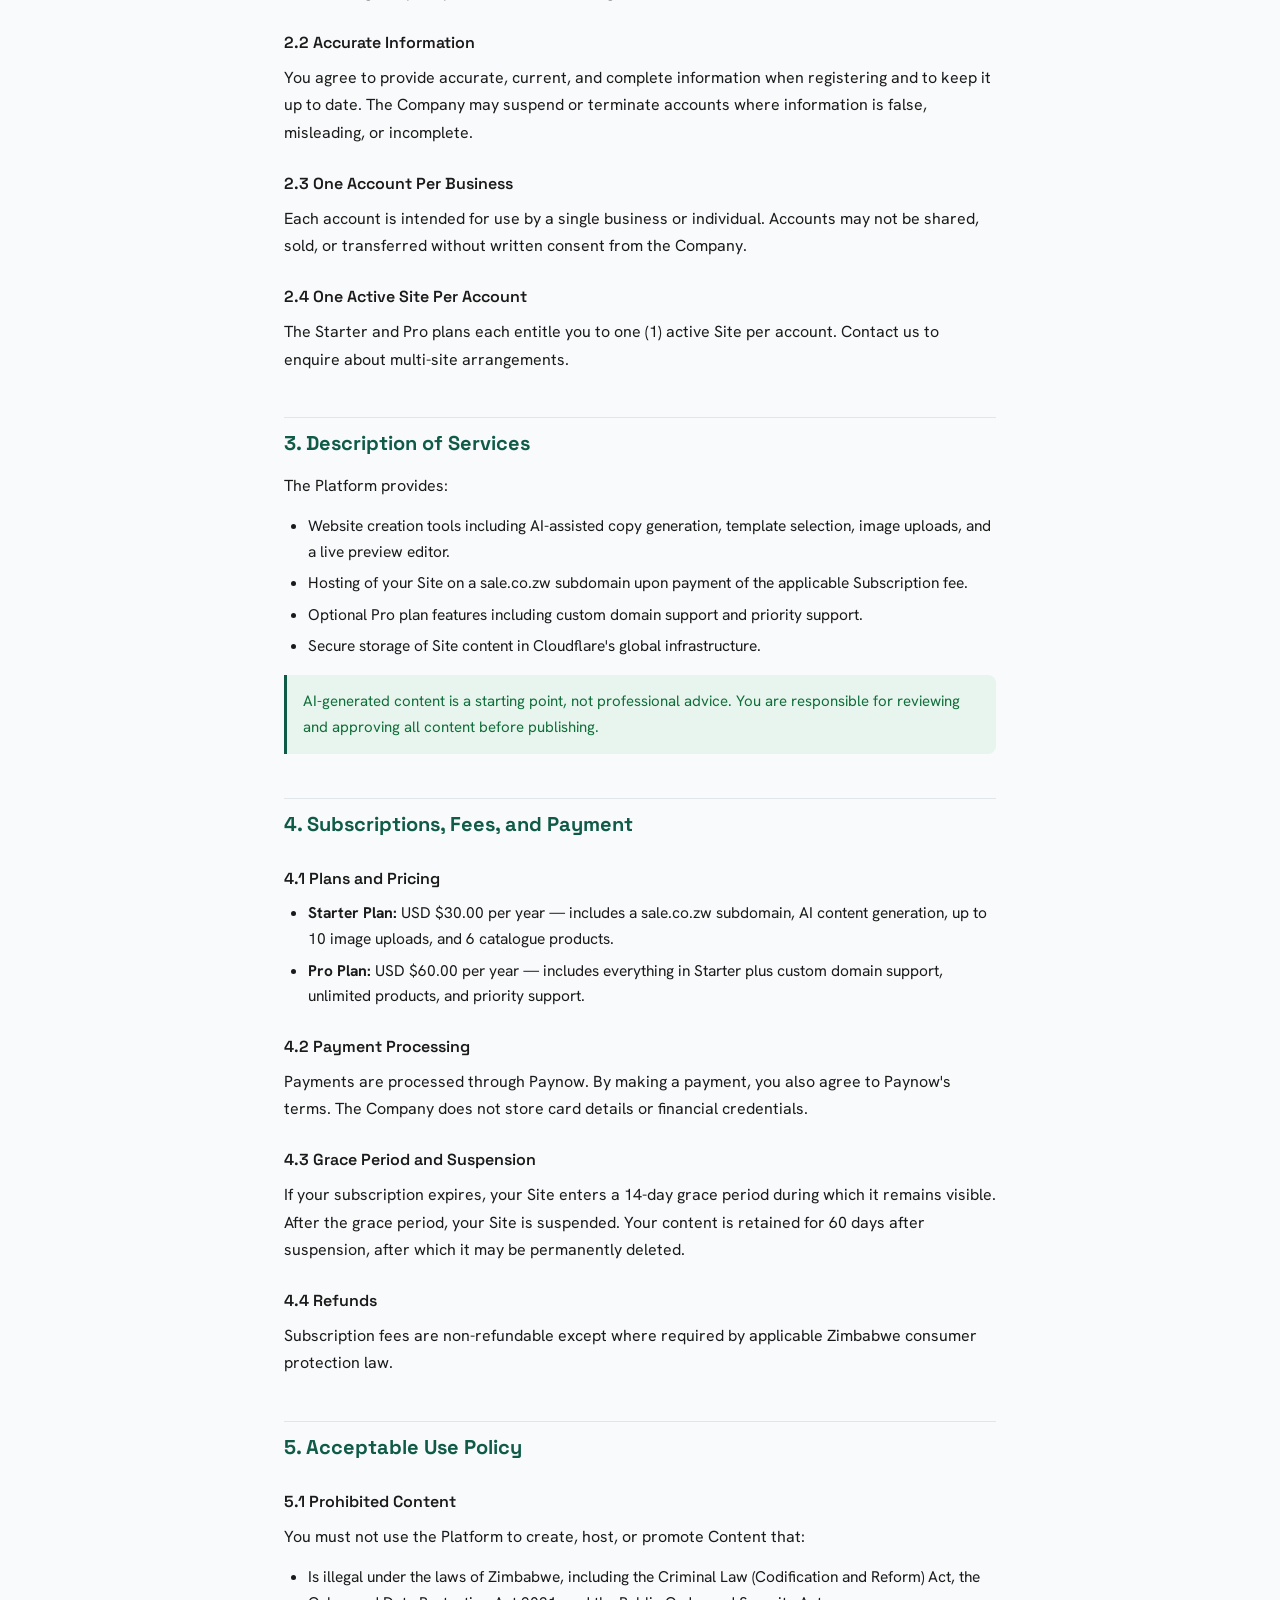
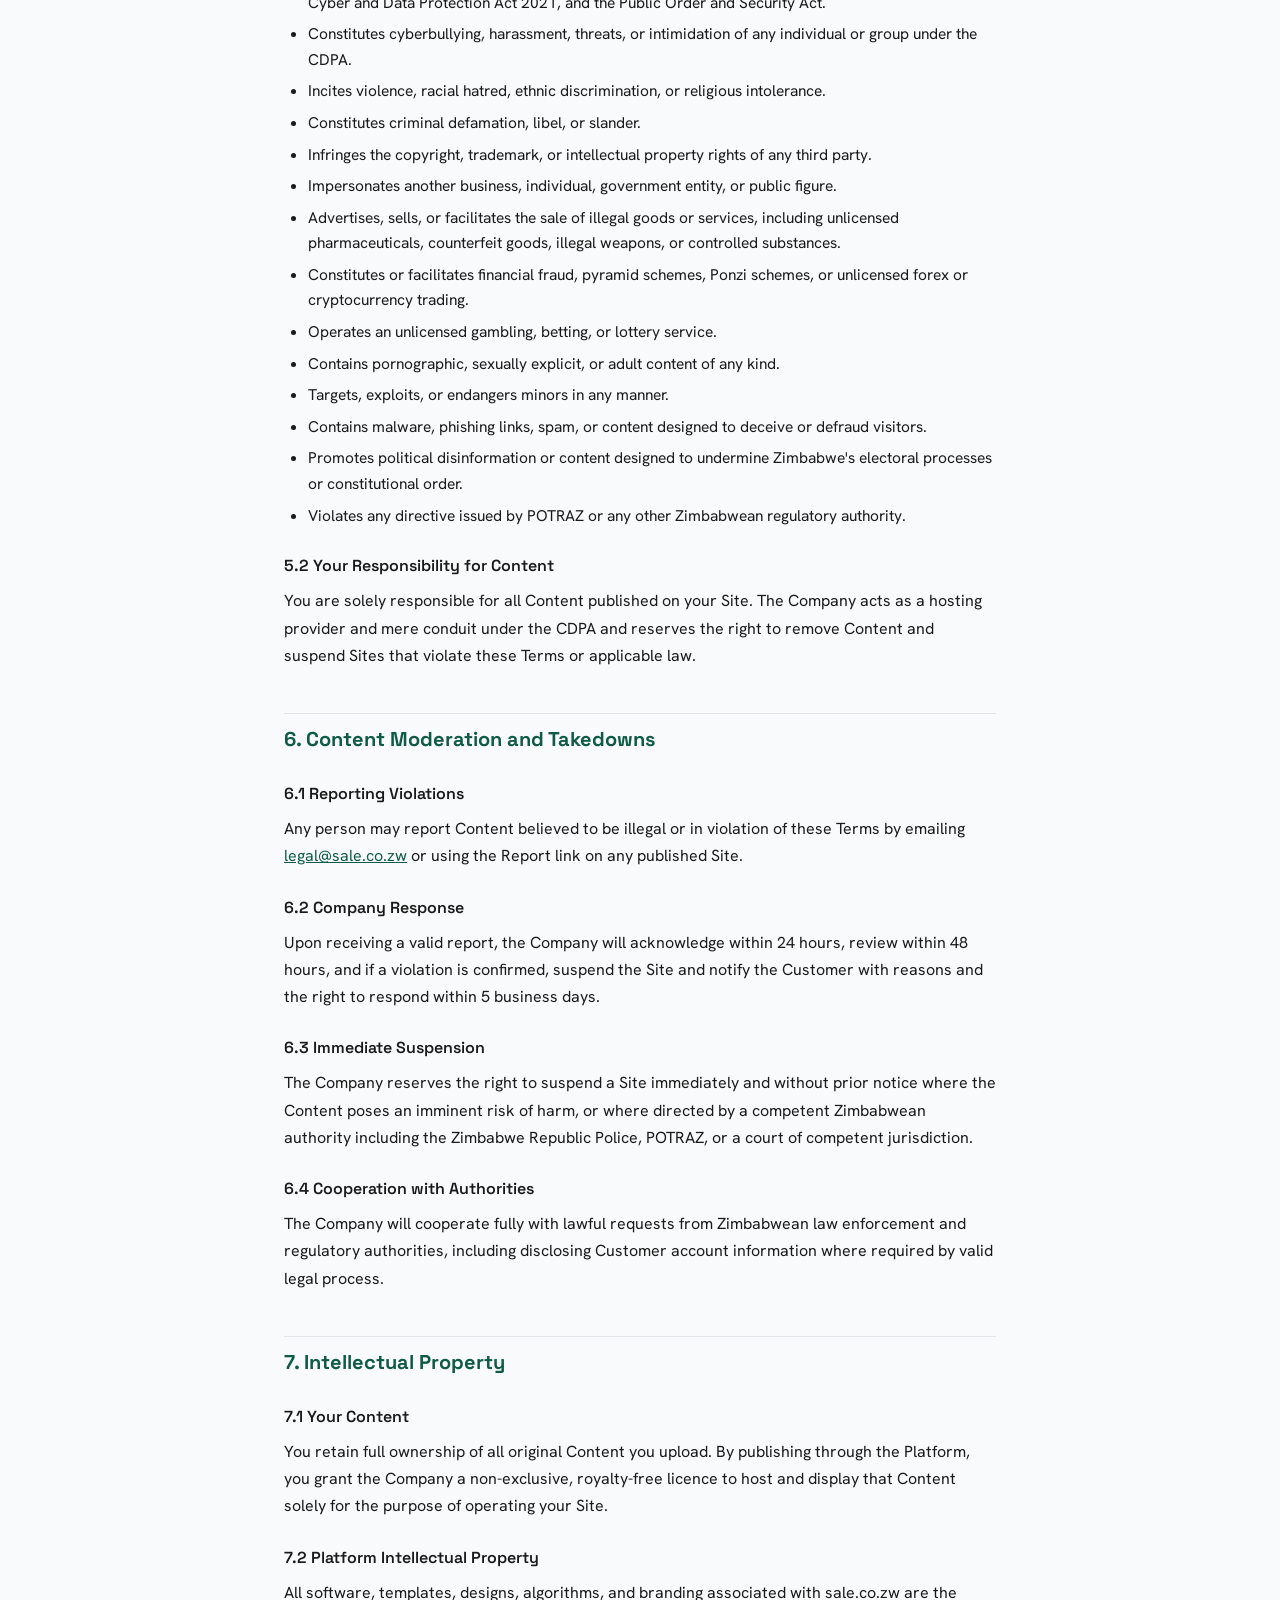
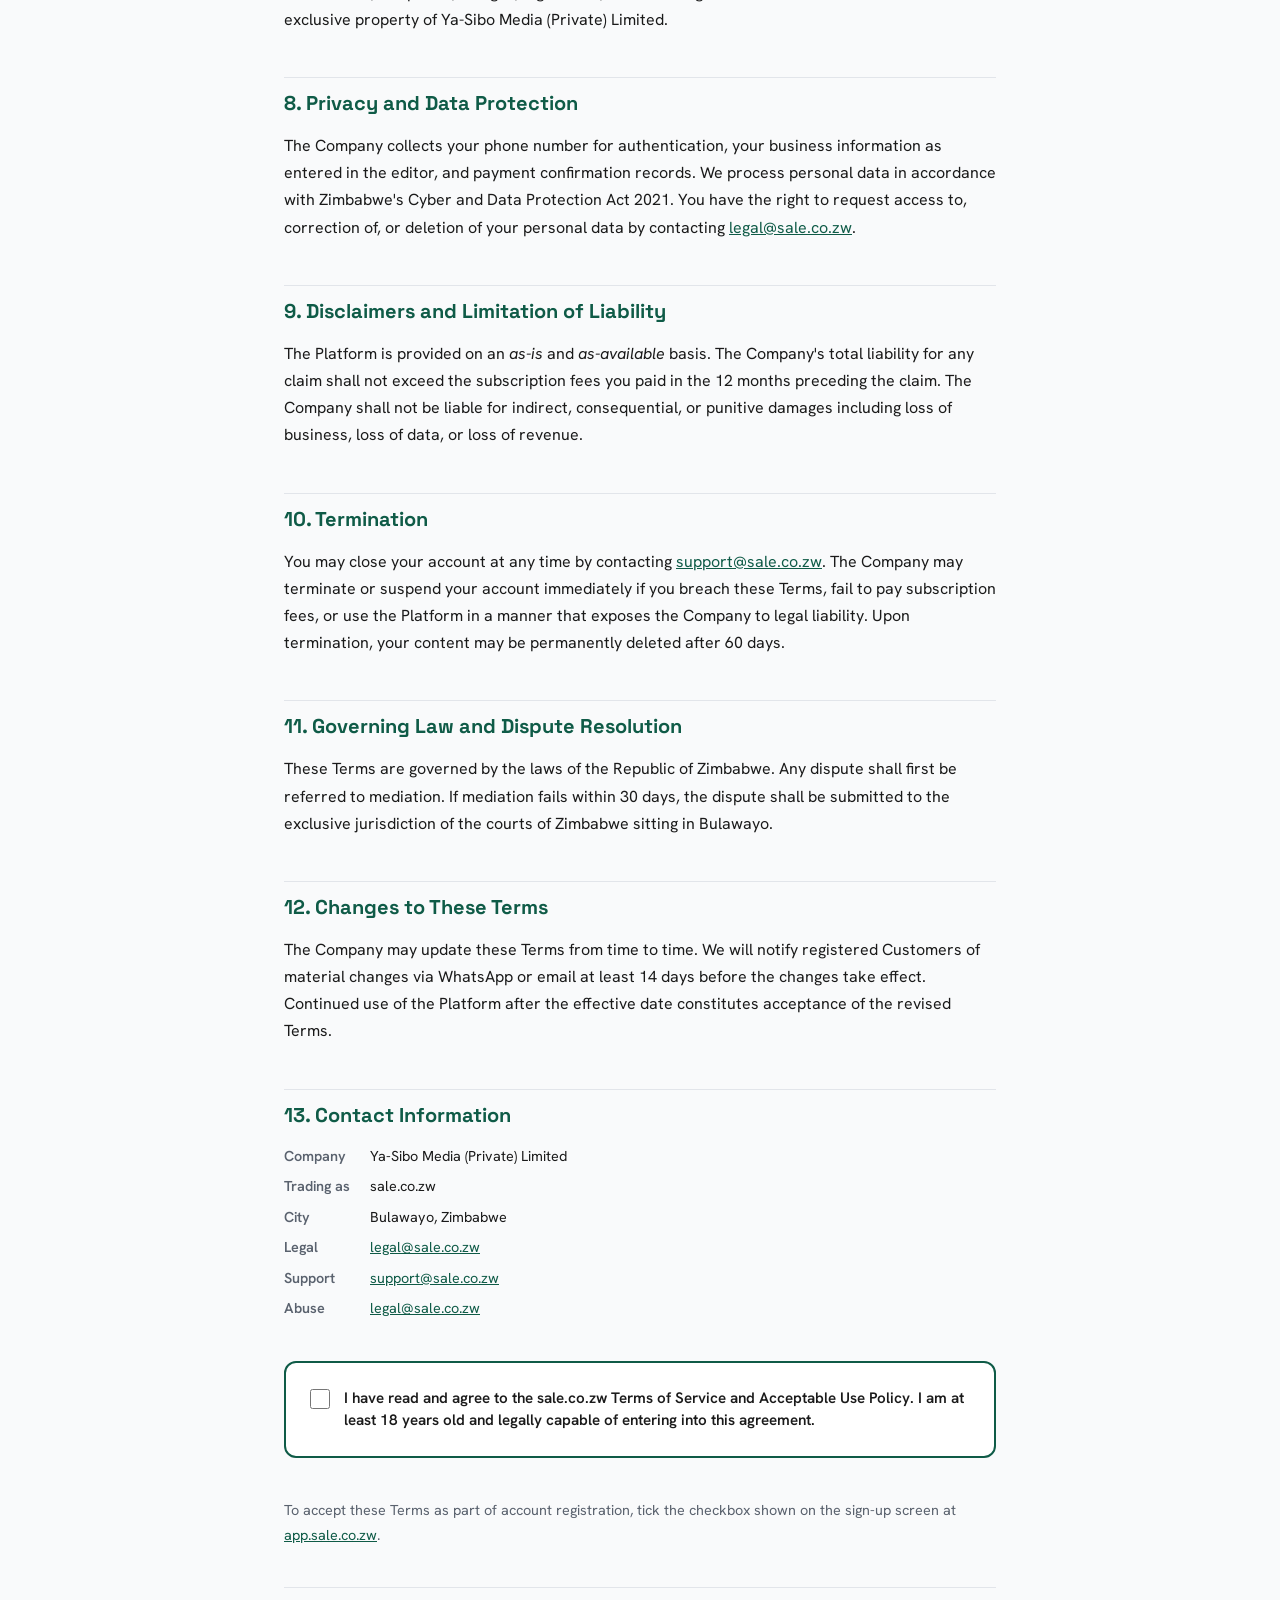
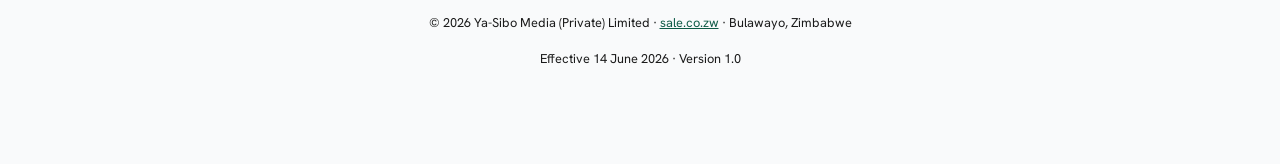
<file: terms/index.html>
<!doctype html>
<html lang="en">
<head>
<meta charset="utf-8">
<meta name="viewport" content="width=device-width, initial-scale=1">
<title>Terms of Service — sale.co.zw</title>
<link rel="preconnect" href="https://fonts.googleapis.com">
<link rel="preconnect" href="https://fonts.gstatic.com" crossorigin>
<link href="https://fonts.googleapis.com/css2?family=Space+Grotesk:wght@500;600;700&family=Hanken+Grotesk:wght@400;500;600&display=swap" rel="stylesheet">
<style>
:root{--green:#0F5B47;--ink:#1a1a1a;--ink2:#5a626e;--line:#e2e5ea;--bg:#f9fafb;--card:#fff}
*{box-sizing:border-box;margin:0;padding:0}
html,body{background:var(--bg);color:var(--ink);font-family:"Hanken Grotesk",system-ui,sans-serif;font-size:16px;line-height:1.7;-webkit-font-smoothing:antialiased}
a{color:var(--green)}
.topbar{background:var(--card);border-bottom:1px solid var(--line);padding:14px 24px;display:flex;align-items:center;justify-content:space-between;position:sticky;top:0;z-index:10}
.logo{font-family:"Space Grotesk";font-weight:700;font-size:18px;letter-spacing:-.02em;color:var(--ink)}
.logo .tld{color:var(--green)}
.topbar-back{font-size:13px;color:var(--ink2)}
.wrap{max-width:760px;margin:0 auto;padding:48px 24px 80px}
.doc-header{margin-bottom:40px;padding-bottom:28px;border-bottom:2px solid var(--green)}
.doc-header h1{font-family:"Space Grotesk";font-size:clamp(1.6rem,3.5vw,2.2rem);font-weight:700;letter-spacing:-.02em;margin-bottom:10px}
.doc-meta{font-size:13.5px;color:var(--ink2);display:flex;flex-wrap:wrap;gap:16px}
.doc-meta span{display:flex;align-items:center;gap:5px}
.toc{background:var(--card);border:1px solid var(--line);border-radius:12px;padding:20px 24px;margin-bottom:40px}
.toc h3{font-family:"Space Grotesk";font-size:14px;font-weight:600;color:var(--ink2);letter-spacing:.04em;text-transform:uppercase;margin-bottom:12px}
.toc ol{padding-left:20px;display:flex;flex-direction:column;gap:5px}
.toc li{font-size:14px}.toc a{color:var(--green);text-decoration:none;font-weight:500}.toc a:hover{text-decoration:underline}
h2{font-family:"Space Grotesk";font-size:1.25rem;font-weight:700;color:var(--green);margin:44px 0 12px;padding-top:8px;border-top:1px solid var(--line)}
h3{font-family:"Space Grotesk";font-size:1rem;font-weight:600;color:var(--ink);margin:24px 0 8px}
p{margin-bottom:14px;color:var(--ink)}
ul,ol{margin:8px 0 14px 24px;display:flex;flex-direction:column;gap:6px}
li{color:var(--ink);font-size:.97rem;line-height:1.65}
.def-term{font-weight:600;color:var(--ink)}
.highlight{background:#e8f5ee;border-left:3px solid var(--green);padding:14px 16px;border-radius:0 8px 8px 0;margin:16px 0;font-size:.94rem;color:#0f6e39}
.accept-box{background:var(--card);border:2px solid var(--green);border-radius:12px;padding:24px;margin:40px 0;display:flex;align-items:flex-start;gap:14px}
.accept-box input[type=checkbox]{width:20px;height:20px;margin-top:2px;flex-shrink:0;accent-color:var(--green);cursor:pointer}
.accept-box label{font-size:.95rem;font-weight:600;color:var(--ink);cursor:pointer;line-height:1.5}
.contact-grid{display:grid;grid-template-columns:auto 1fr;gap:6px 20px;margin:12px 0}
.contact-grid .k{font-weight:600;color:var(--ink2);font-size:.9rem}
.contact-grid .v{font-size:.9rem}
.footer-note{text-align:center;font-size:.8rem;color:var(--ink2);padding-top:24px;border-top:1px solid var(--line);margin-top:40px}
@media(max-width:480px){.wrap{padding:32px 16px 60px}.doc-meta{flex-direction:column;gap:6px}}
</style>
</head>
<body>
<div class="topbar">
  <a href="/" class="logo">websites<span class="tld">.co.zw</span></a>
  <a href="/" class="topbar-back">← Back to home</a>
</div>
<div class="wrap">
  <div class="doc-header">
    <h1>Terms of Service &amp; Acceptable Use Policy</h1>
    <div class="doc-meta">
      <span>📅 Effective: 14 June 2026</span>
      <span>📄 Version 1.0</span>
      <span>🏢 Ya-Sibo Media (Private) Limited</span>
    </div>
  </div>

  <div class="toc">
    <h3>Contents</h3>
    <ol>
      <li><a href="#s1">Definitions</a></li>
      <li><a href="#s2">Eligibility and Account Registration</a></li>
      <li><a href="#s3">Description of Services</a></li>
      <li><a href="#s4">Subscriptions, Fees, and Payment</a></li>
      <li><a href="#s5">Acceptable Use Policy</a></li>
      <li><a href="#s6">Content Moderation and Takedowns</a></li>
      <li><a href="#s7">Intellectual Property</a></li>
      <li><a href="#s8">Privacy and Data Protection</a></li>
      <li><a href="#s9">Disclaimers and Limitation of Liability</a></li>
      <li><a href="#s10">Termination</a></li>
      <li><a href="#s11">Governing Law and Dispute Resolution</a></li>
      <li><a href="#s12">Changes to These Terms</a></li>
      <li><a href="#s13">Contact Information</a></li>
    </ol>
  </div>

  <p>Please read these Terms carefully before creating an account or publishing a website on sale.co.zw. By ticking the acceptance checkbox during registration, you confirm you have read, understood, and agree to be bound by these Terms. These Terms constitute a legally binding agreement between you (the <strong>Customer</strong>) and Ya-Sibo Media (Private) Limited (the <strong>Company</strong>), the operator of sale.co.zw.</p>

  <h2 id="s1">1. Definitions</h2>
  <p><span class="def-term">Platform</span> — The sale.co.zw website builder service, including all software, infrastructure, tools, templates, and related services.</p>
  <p><span class="def-term">Customer / You</span> — Any individual or entity that creates an account on the Platform.</p>
  <p><span class="def-term">Site</span> — A website created using the Platform and hosted on a sale.co.zw subdomain or custom domain.</p>
  <p><span class="def-term">Content</span> — All text, images, logos, videos, data, and other material that a Customer uploads or publishes through the Platform.</p>
  <p><span class="def-term">Subscription</span> — A paid plan (Starter or Pro) that enables a Customer to publish and maintain a Site.</p>
  <p><span class="def-term">POTRAZ</span> — The Postal and Telecommunications Regulatory Authority of Zimbabwe.</p>
  <p><span class="def-term">CDPA</span> — Zimbabwe's Cyber and Data Protection Act (Chapter 12:07), enacted 2021.</p>

  <h2 id="s2">2. Eligibility and Account Registration</h2>
  <h3>2.1 Age and Capacity</h3>
  <p>You must be at least 18 years of age to create an account. By registering, you represent that you have the legal capacity to enter into a binding contract under the laws of Zimbabwe.</p>
  <h3>2.2 Accurate Information</h3>
  <p>You agree to provide accurate, current, and complete information when registering and to keep it up to date. The Company may suspend or terminate accounts where information is false, misleading, or incomplete.</p>
  <h3>2.3 One Account Per Business</h3>
  <p>Each account is intended for use by a single business or individual. Accounts may not be shared, sold, or transferred without written consent from the Company.</p>
  <h3>2.4 One Active Site Per Account</h3>
  <p>The Starter and Pro plans each entitle you to one (1) active Site per account. Contact us to enquire about multi-site arrangements.</p>

  <h2 id="s3">3. Description of Services</h2>
  <p>The Platform provides:</p>
  <ul>
    <li>Website creation tools including AI-assisted copy generation, template selection, image uploads, and a live preview editor.</li>
    <li>Hosting of your Site on a sale.co.zw subdomain upon payment of the applicable Subscription fee.</li>
    <li>Optional Pro plan features including custom domain support and priority support.</li>
    <li>Secure storage of Site content in Cloudflare's global infrastructure.</li>
  </ul>
  <div class="highlight">AI-generated content is a starting point, not professional advice. You are responsible for reviewing and approving all content before publishing.</div>

  <h2 id="s4">4. Subscriptions, Fees, and Payment</h2>
  <h3>4.1 Plans and Pricing</h3>
  <ul>
    <li><strong>Starter Plan:</strong> USD $30.00 per year — includes a sale.co.zw subdomain, AI content generation, up to 10 image uploads, and 6 catalogue products.</li>
    <li><strong>Pro Plan:</strong> USD $60.00 per year — includes everything in Starter plus custom domain support, unlimited products, and priority support.</li>
  </ul>
  <h3>4.2 Payment Processing</h3>
  <p>Payments are processed through Paynow. By making a payment, you also agree to Paynow's terms. The Company does not store card details or financial credentials.</p>
  <h3>4.3 Grace Period and Suspension</h3>
  <p>If your subscription expires, your Site enters a 14-day grace period during which it remains visible. After the grace period, your Site is suspended. Your content is retained for 60 days after suspension, after which it may be permanently deleted.</p>
  <h3>4.4 Refunds</h3>
  <p>Subscription fees are non-refundable except where required by applicable Zimbabwe consumer protection law.</p>

  <h2 id="s5">5. Acceptable Use Policy</h2>
  <h3>5.1 Prohibited Content</h3>
  <p>You must not use the Platform to create, host, or promote Content that:</p>
  <ul>
    <li>Is illegal under the laws of Zimbabwe, including the Criminal Law (Codification and Reform) Act, the Cyber and Data Protection Act 2021, and the Public Order and Security Act.</li>
    <li>Constitutes cyberbullying, harassment, threats, or intimidation of any individual or group under the CDPA.</li>
    <li>Incites violence, racial hatred, ethnic discrimination, or religious intolerance.</li>
    <li>Constitutes criminal defamation, libel, or slander.</li>
    <li>Infringes the copyright, trademark, or intellectual property rights of any third party.</li>
    <li>Impersonates another business, individual, government entity, or public figure.</li>
    <li>Advertises, sells, or facilitates the sale of illegal goods or services, including unlicensed pharmaceuticals, counterfeit goods, illegal weapons, or controlled substances.</li>
    <li>Constitutes or facilitates financial fraud, pyramid schemes, Ponzi schemes, or unlicensed forex or cryptocurrency trading.</li>
    <li>Operates an unlicensed gambling, betting, or lottery service.</li>
    <li>Contains pornographic, sexually explicit, or adult content of any kind.</li>
    <li>Targets, exploits, or endangers minors in any manner.</li>
    <li>Contains malware, phishing links, spam, or content designed to deceive or defraud visitors.</li>
    <li>Promotes political disinformation or content designed to undermine Zimbabwe's electoral processes or constitutional order.</li>
    <li>Violates any directive issued by POTRAZ or any other Zimbabwean regulatory authority.</li>
  </ul>
  <h3>5.2 Your Responsibility for Content</h3>
  <p>You are solely responsible for all Content published on your Site. The Company acts as a hosting provider and mere conduit under the CDPA and reserves the right to remove Content and suspend Sites that violate these Terms or applicable law.</p>

  <h2 id="s6">6. Content Moderation and Takedowns</h2>
  <h3>6.1 Reporting Violations</h3>
  <p>Any person may report Content believed to be illegal or in violation of these Terms by emailing <a href="mailto:legal@sale.co.zw">legal@sale.co.zw</a> or using the Report link on any published Site.</p>
  <h3>6.2 Company Response</h3>
  <p>Upon receiving a valid report, the Company will acknowledge within 24 hours, review within 48 hours, and if a violation is confirmed, suspend the Site and notify the Customer with reasons and the right to respond within 5 business days.</p>
  <h3>6.3 Immediate Suspension</h3>
  <p>The Company reserves the right to suspend a Site immediately and without prior notice where the Content poses an imminent risk of harm, or where directed by a competent Zimbabwean authority including the Zimbabwe Republic Police, POTRAZ, or a court of competent jurisdiction.</p>
  <h3>6.4 Cooperation with Authorities</h3>
  <p>The Company will cooperate fully with lawful requests from Zimbabwean law enforcement and regulatory authorities, including disclosing Customer account information where required by valid legal process.</p>

  <h2 id="s7">7. Intellectual Property</h2>
  <h3>7.1 Your Content</h3>
  <p>You retain full ownership of all original Content you upload. By publishing through the Platform, you grant the Company a non-exclusive, royalty-free licence to host and display that Content solely for the purpose of operating your Site.</p>
  <h3>7.2 Platform Intellectual Property</h3>
  <p>All software, templates, designs, algorithms, and branding associated with sale.co.zw are the exclusive property of Ya-Sibo Media (Private) Limited.</p>

  <h2 id="s8">8. Privacy and Data Protection</h2>
  <p>The Company collects your phone number for authentication, your business information as entered in the editor, and payment confirmation records. We process personal data in accordance with Zimbabwe's Cyber and Data Protection Act 2021. You have the right to request access to, correction of, or deletion of your personal data by contacting <a href="mailto:legal@sale.co.zw">legal@sale.co.zw</a>.</p>

  <h2 id="s9">9. Disclaimers and Limitation of Liability</h2>
  <p>The Platform is provided on an <em>as-is</em> and <em>as-available</em> basis. The Company's total liability for any claim shall not exceed the subscription fees you paid in the 12 months preceding the claim. The Company shall not be liable for indirect, consequential, or punitive damages including loss of business, loss of data, or loss of revenue.</p>

  <h2 id="s10">10. Termination</h2>
  <p>You may close your account at any time by contacting <a href="mailto:support@sale.co.zw">support@sale.co.zw</a>. The Company may terminate or suspend your account immediately if you breach these Terms, fail to pay subscription fees, or use the Platform in a manner that exposes the Company to legal liability. Upon termination, your content may be permanently deleted after 60 days.</p>

  <h2 id="s11">11. Governing Law and Dispute Resolution</h2>
  <p>These Terms are governed by the laws of the Republic of Zimbabwe. Any dispute shall first be referred to mediation. If mediation fails within 30 days, the dispute shall be submitted to the exclusive jurisdiction of the courts of Zimbabwe sitting in Bulawayo.</p>

  <h2 id="s12">12. Changes to These Terms</h2>
  <p>The Company may update these Terms from time to time. We will notify registered Customers of material changes via WhatsApp or email at least 14 days before the changes take effect. Continued use of the Platform after the effective date constitutes acceptance of the revised Terms.</p>

  <h2 id="s13">13. Contact Information</h2>
  <div class="contact-grid">
    <span class="k">Company</span><span class="v">Ya-Sibo Media (Private) Limited</span>
    <span class="k">Trading as</span><span class="v">sale.co.zw</span>
    <span class="k">City</span><span class="v">Bulawayo, Zimbabwe</span>
    <span class="k">Legal</span><span class="v"><a href="mailto:legal@sale.co.zw">legal@sale.co.zw</a></span>
    <span class="k">Support</span><span class="v"><a href="mailto:support@sale.co.zw">support@sale.co.zw</a></span>
    <span class="k">Abuse</span><span class="v"><a href="mailto:legal@sale.co.zw">legal@sale.co.zw</a></span>
  </div>

  <div class="accept-box">
    <input type="checkbox" id="accept" onclick="this.disabled=true">
    <label for="accept">I have read and agree to the sale.co.zw Terms of Service and Acceptable Use Policy. I am at least 18 years old and legally capable of entering into this agreement.</label>
  </div>

  <p style="font-size:.9rem;color:var(--ink2)">To accept these Terms as part of account registration, tick the checkbox shown on the sign-up screen at <a href="https://app.sale.co.zw/dashboard/customer.html">app.sale.co.zw</a>.</p>

  <div class="footer-note">
    <p>© 2026 Ya-Sibo Media (Private) Limited · <a href="/">sale.co.zw</a> · Bulawayo, Zimbabwe</p>
    <p style="margin-top:4px">Effective 14 June 2026 · Version 1.0</p>
  </div>
</div>
</body>
</html>
</file>
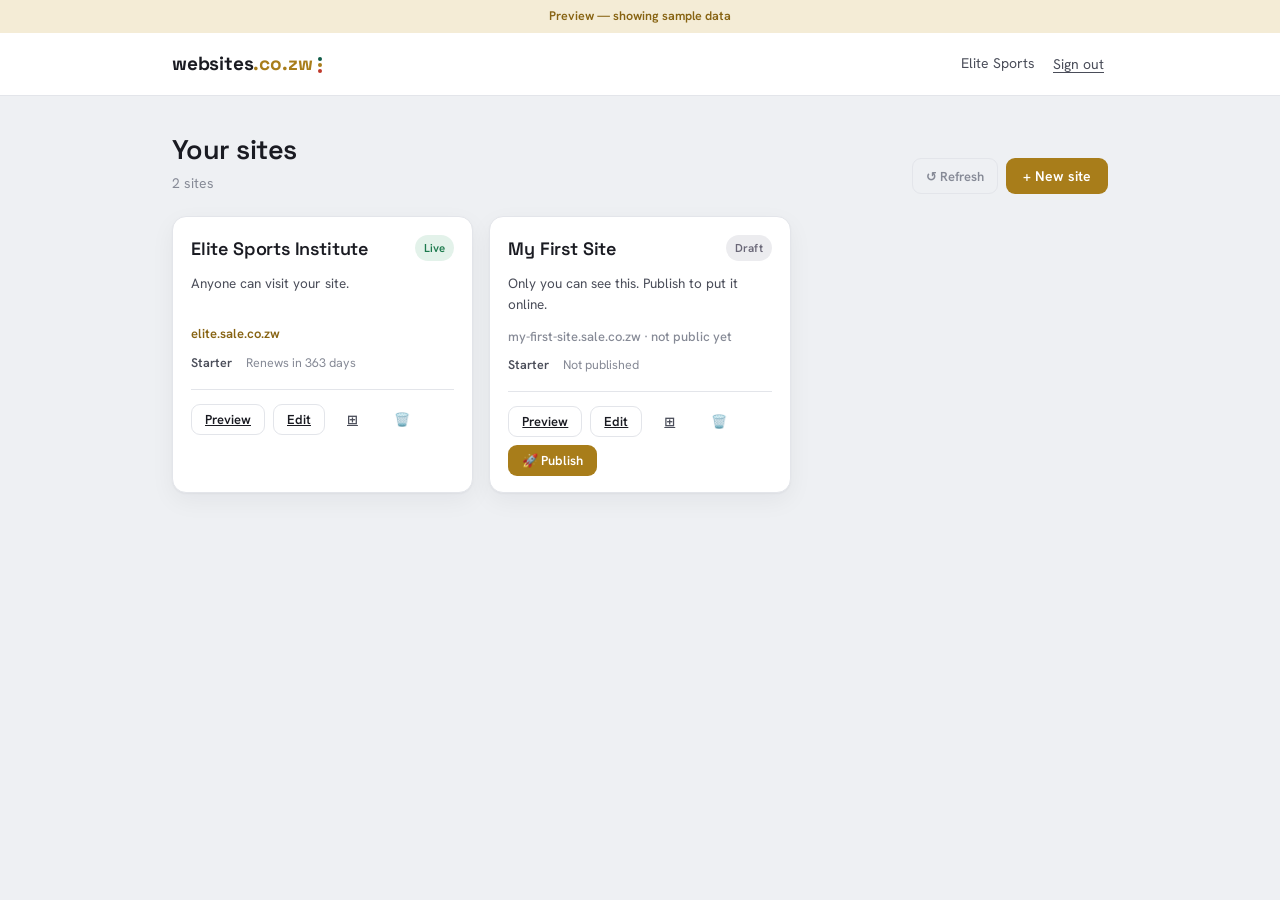
<file: dashboard/admin.html>
<!doctype html>
<html lang="en">
<head>
<meta charset="utf-8">
<meta name="viewport" content="width=device-width, initial-scale=1">
<title>sale.co.zw — Admin</title>
<link rel="preconnect" href="https://fonts.googleapis.com">
<link rel="preconnect" href="https://fonts.gstatic.com" crossorigin>
<link href="https://fonts.googleapis.com/css2?family=Space+Grotesk:wght@500;600;700;800&family=Hanken+Grotesk:wght@400;500;600&display=swap" rel="stylesheet">
<style>
:root{
  --bg:#0b0c10; --card:#13151a; --card2:#1a1c22;
  --line:#1e2028; --line2:#252830;
  --ink:#f0f1f4; --ink2:#9095a3; --ink3:#5a6070;
  --green:#0F5B47; --green-dk:#0f6e39; --green-bg:rgba(21,146,75,.12);
  --gold:#c99a2e; --gold-bg:rgba(201,154,46,.12);
  --red:#e5484d; --red-bg:rgba(229,72,77,.1);
  --blue:#3b82f6; --blue-bg:rgba(59,130,246,.1);
  --r:14px; --r-sm:9px; --r-xs:6px;
  --font-ui:"Space Grotesk",system-ui,sans-serif;
  --font-body:"Hanken Grotesk",system-ui,sans-serif;
}
*{box-sizing:border-box;margin:0;padding:0}
html,body{min-height:100%;background:var(--bg);color:var(--ink);font-family:var(--font-body);font-size:14px;line-height:1.5;-webkit-font-smoothing:antialiased}
a{color:inherit;text-decoration:none}
button{font-family:inherit;cursor:pointer;border:none;background:none}
input,select,textarea{font-family:inherit}
:focus-visible{outline:2px solid var(--green);outline-offset:2px;border-radius:4px}

.shell{display:grid;grid-template-columns:220px 1fr;min-height:100vh}
@media(max-width:800px){.shell{grid-template-columns:1fr}.sidebar{display:none}}

.sidebar{background:var(--card);border-right:1px solid var(--line);display:flex;flex-direction:column;padding:16px 10px;position:sticky;top:0;height:100vh;overflow-y:auto}
.sidebar-logo{font-family:var(--font-ui);font-weight:800;font-size:17px;letter-spacing:-.02em;padding:6px 10px 20px;display:flex;align-items:center;gap:6px}
.sidebar-logo .tld{color:var(--green)}
.sidebar-logo .badge{font-size:10px;font-weight:700;background:var(--red);color:#fff;padding:2px 6px;border-radius:4px;letter-spacing:.04em}
.nav-section{font-size:10px;font-weight:700;letter-spacing:.1em;text-transform:uppercase;color:var(--ink3);padding:12px 10px 6px}
.nav-item{display:flex;align-items:center;gap:9px;padding:9px 10px;border-radius:var(--r-xs);font-size:13.5px;font-weight:500;color:var(--ink2);cursor:pointer;transition:.12s;margin-bottom:2px}
.nav-item:hover{background:var(--card2);color:var(--ink)}
.nav-item.active{background:var(--green-bg);color:var(--green);font-weight:600}
.nav-item svg{width:16px;height:16px;flex-shrink:0;opacity:.7}
.nav-item.active svg{opacity:1}
.sidebar-bottom{margin-top:auto;padding:12px 10px 0;border-top:1px solid var(--line);font-size:12px;color:var(--ink3)}
.sidebar-bottom a{color:var(--ink2);font-weight:600}

main{overflow-x:hidden;padding:28px 28px 60px}
@media(max-width:640px){main{padding:16px 16px 40px}}

.page-header{display:flex;align-items:flex-end;justify-content:space-between;gap:16px;margin-bottom:24px;flex-wrap:wrap}
.page-header h1{font-family:var(--font-ui);font-size:22px;font-weight:700;letter-spacing:-.02em}
.page-header .sub{color:var(--ink2);font-size:13px;margin-top:2px}

.stat-grid{display:grid;grid-template-columns:repeat(auto-fill,minmax(180px,1fr));gap:12px;margin-bottom:24px}
.stat-card{background:var(--card);border:1px solid var(--line);border-radius:var(--r);padding:16px 18px}
.stat-label{font-size:11.5px;font-weight:600;color:var(--ink2);letter-spacing:.03em;margin-bottom:8px}
.stat-value{font-family:var(--font-ui);font-size:26px;font-weight:700;letter-spacing:-.02em;line-height:1}
.stat-sub{font-size:11.5px;color:var(--ink3);margin-top:5px}
.stat-card.green .stat-value{color:var(--green)}
.stat-card.gold  .stat-value{color:var(--gold)}
.stat-card.red   .stat-value{color:var(--red)}
.stat-card.blue  .stat-value{color:var(--blue)}

.panel{background:var(--card);border:1px solid var(--line);border-radius:var(--r);margin-bottom:20px;overflow:hidden}
.panel-head{padding:14px 18px;border-bottom:1px solid var(--line);display:flex;align-items:center;justify-content:space-between;gap:10px;flex-wrap:wrap}
.panel-head h2{font-family:var(--font-ui);font-size:14px;font-weight:600;letter-spacing:-.01em}
.panel-body{padding:18px}

.tbl{width:100%;border-collapse:collapse}
.tbl th{font-size:11px;font-weight:700;letter-spacing:.06em;text-transform:uppercase;color:var(--ink3);text-align:left;padding:0 12px 10px}
.tbl td{padding:11px 12px;font-size:13px;border-top:1px solid var(--line);vertical-align:middle}
.tbl tr:hover td{background:rgba(255,255,255,.02)}
.tbl td.name{font-weight:600;color:var(--ink)}
.tbl td.url{font-size:12px;color:var(--ink2);font-family:monospace}
.tbl td.url a{color:var(--green)}

.badge{display:inline-flex;align-items:center;gap:4px;font-size:11px;font-weight:700;padding:3px 8px;border-radius:20px;letter-spacing:.02em;white-space:nowrap}
.badge-green{background:var(--green-bg);color:var(--green)}
.badge-gold{background:var(--gold-bg);color:var(--gold)}
.badge-red{background:var(--red-bg);color:var(--red)}
.badge-blue{background:var(--blue-bg);color:var(--blue)}
.badge-grey{background:var(--card2);color:var(--ink3)}
.badge::before{content:'';width:5px;height:5px;border-radius:50%;background:currentColor;flex-shrink:0}

.btn{display:inline-flex;align-items:center;gap:6px;border-radius:var(--r-xs);font-weight:600;font-size:12.5px;padding:7px 12px;transition:.12s;border:1.5px solid transparent;white-space:nowrap;cursor:pointer}
.btn-green{background:var(--green);color:#fff;border-color:var(--green)}
.btn-green:hover{background:var(--green-dk)}
.btn-ghost{background:transparent;color:var(--ink2);border-color:var(--line2)}
.btn-ghost:hover{border-color:var(--ink3);color:var(--ink)}
.btn-red{background:var(--red-bg);color:var(--red);border-color:var(--red-bg)}
.btn-red:hover{background:rgba(229,72,77,.2)}
.btn-sm{padding:5px 10px;font-size:11.5px}

.fld{display:block;font-size:12px;font-weight:600;color:var(--ink2);margin-bottom:5px}
.input{width:100%;background:var(--card2);border:1.5px solid var(--line2);border-radius:var(--r-sm);padding:9px 12px;font-size:13.5px;color:var(--ink);transition:border-color .15s}
.input:focus{outline:none;border-color:var(--green)}
.input::placeholder{color:var(--ink3)}
.select{background:var(--card2);border:1.5px solid var(--line2);border-radius:var(--r-sm);padding:8px 12px;font-size:13px;color:var(--ink);cursor:pointer}
.select:focus{outline:none;border-color:var(--green)}
.fld-group{margin-bottom:14px}

.tmpl-grid{display:grid;grid-template-columns:repeat(auto-fill,minmax(240px,1fr));gap:12px}
.tmpl-card{background:var(--card2);border:1.5px solid var(--line2);border-radius:var(--r-sm);overflow:hidden}
.tmpl-preview{height:100px;position:relative;overflow:hidden;display:flex;align-items:flex-end;padding:8px 10px}
.tmpl-preview-label{font-family:var(--font-ui);font-size:11px;font-weight:700;color:#fff;background:rgba(0,0,0,.5);padding:3px 7px;border-radius:4px;backdrop-filter:blur(4px)}
.tmpl-body{padding:12px 14px}
.tmpl-name{font-weight:600;font-size:13px;margin-bottom:4px}
.tmpl-url{font-size:11.5px;color:var(--ink2);margin-bottom:8px;word-break:break-all}
.tmpl-actions{display:flex;gap:6px;flex-wrap:wrap}

.modal-backdrop{position:fixed;inset:0;background:rgba(0,0,0,.7);z-index:200;display:none;align-items:center;justify-content:center;padding:24px}
.modal-backdrop.open{display:flex}
.modal{background:var(--card);border:1px solid var(--line2);border-radius:var(--r);width:100%;max-width:480px;max-height:90vh;overflow-y:auto}
.modal-head{padding:16px 18px;border-bottom:1px solid var(--line);display:flex;align-items:center;justify-content:space-between}
.modal-head h3{font-family:var(--font-ui);font-size:15px;font-weight:600}
.modal-close{font-size:20px;color:var(--ink2);line-height:1;padding:2px}
.modal-body{padding:18px}
.modal-foot{padding:14px 18px;border-top:1px solid var(--line);display:flex;gap:8px;justify-content:flex-end}

.skeleton{background:linear-gradient(90deg,var(--card) 25%,var(--card2) 50%,var(--card) 75%);background-size:200% 100%;animation:skel 1.4s infinite;border-radius:6px;height:14px}
@keyframes skel{0%{background-position:200% 0}100%{background-position:-200% 0}}

.toast-wrap{position:fixed;bottom:20px;right:20px;z-index:300;display:flex;flex-direction:column;gap:8px;align-items:flex-end}
.toast{background:var(--card2);border:1px solid var(--line2);color:var(--ink);border-radius:10px;padding:10px 16px;font-size:13px;font-weight:600;opacity:0;transform:translateX(20px);transition:.25s;pointer-events:none;max-width:320px}
.toast.show{opacity:1;transform:none}
.toast.ok{background:var(--green-bg);border-color:var(--green);color:var(--green)}
.toast.err{background:var(--red-bg);border-color:var(--red);color:var(--red)}

.search-row{display:flex;gap:8px;margin-bottom:14px}
.search-input{flex:1;background:var(--card2);border:1.5px solid var(--line2);border-radius:var(--r-sm);padding:8px 12px;font-size:13px;color:var(--ink)}
.search-input:focus{outline:none;border-color:var(--green)}
.search-input::placeholder{color:var(--ink3)}
</style>
</head>
<body>

<div class="shell">
  <aside class="sidebar">
    <div class="sidebar-logo">
      websites<span class="tld">.co.zw</span>
      <span class="badge">ADMIN</span>
    </div>

    <div class="nav-section">Overview</div>
    <div class="nav-item active" onclick="showPage('overview',this)">
      <svg viewBox="0 0 16 16" fill="none"><rect x="1" y="1" width="6" height="6" rx="1.5" fill="currentColor"/><rect x="9" y="1" width="6" height="6" rx="1.5" fill="currentColor" opacity=".4"/><rect x="1" y="9" width="6" height="6" rx="1.5" fill="currentColor" opacity=".4"/><rect x="9" y="9" width="6" height="6" rx="1.5" fill="currentColor" opacity=".4"/></svg>
      Dashboard
    </div>

    <div class="nav-section">Manage</div>
    <div class="nav-item" onclick="showPage('sites',this)">
      <svg viewBox="0 0 16 16" fill="none"><rect x="1" y="3" width="14" height="10" rx="1.5" stroke="currentColor" stroke-width="1.4"/><path d="M1 6h14" stroke="currentColor" stroke-width="1.2"/></svg>
      All Sites
    </div>
    <div class="nav-item" onclick="showPage('customers',this)">
      <svg viewBox="0 0 16 16" fill="none"><circle cx="8" cy="5.5" r="3" stroke="currentColor" stroke-width="1.4"/><path d="M2 14c0-3 2.7-5 6-5s6 2 6 5" stroke="currentColor" stroke-width="1.4" stroke-linecap="round"/></svg>
      Customers
    </div>
    <div class="nav-item" onclick="showPage('domains',this)">
      <svg viewBox="0 0 16 16" fill="none"><circle cx="8" cy="8" r="6.5" stroke="currentColor" stroke-width="1.4"/><path d="M8 1.5c1.5 2 2.5 5.5 0 13M1.5 8h13M2 5h12M2 11h12" stroke="currentColor" stroke-width="1.2"/></svg>
      Domain Queue
    </div>
    <div class="nav-item" onclick="showPage('email',this)">
      <svg viewBox="0 0 16 16" fill="none"><rect x="1" y="3" width="14" height="10" rx="1.5" stroke="currentColor" stroke-width="1.4"/><path d="M1 6l7 4 7-4" stroke="currentColor" stroke-width="1.2"/></svg>
      Email Routes
    </div>

    <div class="nav-section">Platform</div>
    <div class="nav-item" onclick="showPage('templates',this)">
      <svg viewBox="0 0 16 16" fill="none"><rect x="1" y="1" width="14" height="10" rx="1.5" stroke="currentColor" stroke-width="1.4"/><path d="M1 4h14M5 4v10" stroke="currentColor" stroke-width="1.2"/></svg>
      Templates
    </div>

    <div class="sidebar-bottom">
      <div style="margin-bottom:6px">Signed in as <strong>Lenni</strong></div>
      <a href="/dashboard/customer.html">← Customer dashboard</a>
    </div>
  </aside>

  <main id="mainContent">

    <!-- PAGE: OVERVIEW -->
    <div id="page-overview" class="page">
      <div class="page-header">
        <div><h1>Operations overview</h1><div class="sub" id="overviewSub">Loading live data…</div></div>
        <button class="btn btn-ghost" onclick="loadOverview()">↺ Refresh</button>
      </div>
      <div class="stat-grid" id="statGrid">
        <div class="stat-card"><div class="stat-label">Total sites</div><div class="stat-value skeleton" style="width:60px;height:28px"></div></div>
        <div class="stat-card"><div class="stat-label">Published</div><div class="stat-value skeleton" style="width:60px;height:28px"></div></div>
        <div class="stat-card"><div class="stat-label">Draft</div><div class="stat-value skeleton" style="width:60px;height:28px"></div></div>
        <div class="stat-card"><div class="stat-label">Grace period</div><div class="stat-value skeleton" style="width:60px;height:28px"></div></div>
        <div class="stat-card"><div class="stat-label">Customers</div><div class="stat-value skeleton" style="width:60px;height:28px"></div></div>
        <div class="stat-card"><div class="stat-label">AI generations</div><div class="stat-value skeleton" style="width:60px;height:28px"></div></div>
      </div>
      <div class="panel">
        <div class="panel-head"><h2>Recent sites</h2><span id="recentCount" style="font-size:12px;color:var(--ink2)"></span></div>
        <div style="overflow-x:auto">
          <table class="tbl">
            <thead><tr><th>Business</th><th>Subdomain</th><th>Template</th><th>Status</th><th>Published</th><th>Actions</th></tr></thead>
            <tbody id="recentSitesTbl"><tr><td colspan="6" style="color:var(--ink3);padding:20px">Loading…</td></tr></tbody>
          </table>
        </div>
      </div>
    </div>

    <!-- PAGE: SITES -->
    <div id="page-sites" class="page" style="display:none">
      <div class="page-header">
        <div><h1>All sites</h1><div class="sub">Search, filter, and manage every site on the platform</div></div>
      </div>
      <div class="panel">
        <div class="panel-head">
          <div class="search-row" style="margin:0;flex:1">
            <input class="search-input" id="siteSearch" placeholder="Search by name or subdomain…" oninput="filterSites()">
            <select class="select" id="siteStatusFilter" onchange="filterSites()">
              <option value="">All statuses</option>
              <option value="published">Published</option>
              <option value="draft">Draft</option>
              <option value="grace">Grace</option>
              <option value="suspended">Suspended</option>
            </select>
          </div>
        </div>
        <div style="overflow-x:auto">
          <table class="tbl">
            <thead><tr><th>Site name</th><th>Subdomain</th><th>Owner ID</th><th>Template</th><th>Status</th><th>AI gens</th><th>Actions</th></tr></thead>
            <tbody id="allSitesTbl"><tr><td colspan="7" style="color:var(--ink3);padding:20px">Loading…</td></tr></tbody>
          </table>
        </div>
      </div>
    </div>

    <!-- PAGE: CUSTOMERS -->
    <div id="page-customers" class="page" style="display:none">
      <div class="page-header">
        <div><h1>Customers</h1><div class="sub">All registered owners</div></div>
      </div>
      <div class="panel">
        <div class="panel-head">
          <input class="search-input" id="custSearch" placeholder="Search by owner ID…" oninput="filterCustomers()" style="max-width:340px">
        </div>
        <div style="overflow-x:auto">
          <table class="tbl">
            <thead><tr><th>Owner ID</th><th>Phone</th><th>Sites</th><th>Demo?</th><th>Actions</th></tr></thead>
            <tbody id="customersTbl"><tr><td colspan="5" style="color:var(--ink3);padding:20px">Loading…</td></tr></tbody>
          </table>
        </div>
      </div>
    </div>

    <!-- PAGE: DOMAIN QUEUE -->
    <div id="page-domains" class="page" style="display:none">
      <div class="page-header">
        <div><h1>Domain queue</h1><div class="sub">Customer domain registrations — submit pending to ZISPA or registrar</div></div>
        <div style="display:flex;gap:8px">
          <select class="select" id="domainStatusFilter" onchange="loadDomainQueue()">
            <option value="pending">Pending</option>
            <option value="all">All statuses</option>
            <option value="checking">Checking</option>
            <option value="registered">Registered</option>
            <option value="active">Active</option>
            <option value="failed">Failed</option>
          </select>
          <button class="btn btn-ghost" onclick="loadDomainQueue()">↺ Refresh</button>
        </div>
      </div>
      <div class="panel">
        <div style="overflow-x:auto">
          <table class="tbl">
            <thead><tr><th>Domain choices</th><th>Site</th><th>Owner</th><th>Plan</th><th>Requested</th><th>Status / Assigned</th><th>Actions</th></tr></thead>
            <tbody id="domainQueueTbl"><tr><td colspan="7" style="color:var(--ink3);padding:20px">Loading…</td></tr></tbody>
          </table>
        </div>
      </div>
    </div>

    <!-- PAGE: EMAIL ROUTES -->
    <div id="page-email" class="page" style="display:none">
      <div class="page-header">
        <div><h1>Email routes</h1><div class="sub">Cloudflare Email Routing forwarding rules across all sites</div></div>
        <button class="btn btn-ghost" onclick="loadEmailRoutes()">↺ Refresh</button>
      </div>
      <div class="panel">
        <div style="overflow-x:auto">
          <table class="tbl">
            <thead><tr><th>Address</th><th>Forwards to</th><th>Site</th><th>Verified</th><th>Status</th><th>Actions</th></tr></thead>
            <tbody id="emailRoutesTbl"><tr><td colspan="6" style="color:var(--ink3);padding:20px">Loading…</td></tr></tbody>
          </table>
        </div>
      </div>
    </div>

    <!-- PAGE: TEMPLATES -->
    <div id="page-templates" class="page" style="display:none">
      <div class="page-header">
        <div><h1>Template library</h1><div class="sub">Manage preview images and demo URLs for each template</div></div>
      </div>
      <div class="panel" style="margin-bottom:20px">
        <div class="panel-head"><h2>How template assets work</h2></div>
        <div class="panel-body" style="color:var(--ink2);font-size:13.5px;line-height:1.7">
          Upload a screenshot to R2 at <code style="background:var(--card2);padding:2px 6px;border-radius:4px;font-size:12px">platform/templates/{id}/preview.jpg</code>, paste the URL below. The demo URL is a real live site using that template.
        </div>
      </div>
      <div class="tmpl-grid" id="templateAdminGrid"></div>
    </div>

  </main>
</div>

<!-- Edit site modal -->
<div class="modal-backdrop" id="editSiteModal">
  <div class="modal">
    <div class="modal-head"><h3>Edit site</h3><button class="modal-close" onclick="closeModal('editSiteModal')">✕</button></div>
    <div class="modal-body">
      <div class="fld-group"><label class="fld">Site name</label><input class="input" id="editSiteName"></div>
      <div class="fld-group"><label class="fld">Status</label>
        <select class="select" id="editSiteStatus" style="width:100%">
          <option value="draft">Draft</option>
          <option value="published">Published</option>
          <option value="grace">Grace</option>
          <option value="suspended">Suspended</option>
        </select>
      </div>
      <div class="fld-group"><label class="fld">Plan</label>
        <select class="select" id="editSitePlan" style="width:100%">
          <option value="starter">Starter — $30/yr</option>
          <option value="pro">Pro — $60/yr</option>
        </select>
      </div>
      <div class="fld-group"><label class="fld">Expires at (Unix timestamp — leave blank to auto-set)</label><input class="input" id="editSiteExpires" type="number" placeholder="e.g. 1780000000"></div>
      <input type="hidden" id="editSiteId">
    </div>
    <div class="modal-foot">
      <button class="btn btn-ghost" onclick="closeModal('editSiteModal')">Cancel</button>
      <button class="btn btn-green" onclick="saveEditSite()">Save changes</button>
    </div>
  </div>
</div>

<!-- Assign domain modal -->
<div class="modal-backdrop" id="assignDomainModal">
  <div class="modal">
    <div class="modal-head"><h3>Assign domain</h3><button class="modal-close" onclick="closeModal('assignDomainModal')">✕</button></div>
    <div class="modal-body">
      <p style="font-size:13px;color:var(--ink2);margin-bottom:14px">Enter the domain that was successfully registered and is ready to point at the site.</p>
      <div class="fld-group"><label class="fld">Registered domain</label><input class="input" id="assignDomainValue" placeholder="e.g. elitesports.co.zw"></div>
      <div class="fld-group"><label class="fld">Notes (optional)</label><input class="input" id="assignDomainNotes" placeholder="e.g. Registered via ZISPA ref #12345"></div>
      <div class="fld-group"><label class="fld">Status</label>
        <select class="select" id="assignDomainStatus" style="width:100%">
          <option value="checking">Checking availability</option>
          <option value="registered">Submitted to registrar</option>
          <option value="active">Active (domain live)</option>
          <option value="failed">Failed / unavailable</option>
        </select>
      </div>
      <input type="hidden" id="assignDomainWishId">
    </div>
    <div class="modal-foot">
      <button class="btn btn-ghost" onclick="closeModal('assignDomainModal')">Cancel</button>
      <button class="btn btn-green" onclick="saveAssignDomain()">Save</button>
    </div>
  </div>
</div>

<!-- Edit template modal -->
<div class="modal-backdrop" id="editTemplateModal">
  <div class="modal">
    <div class="modal-head"><h3 id="editTmplTitle">Edit template</h3><button class="modal-close" onclick="closeModal('editTemplateModal')">✕</button></div>
    <div class="modal-body">
      <div class="fld-group">
        <label class="fld">Preview image URL</label>
        <input class="input" id="editTmplPreview" placeholder="https://assets.sale.co.zw/platform/templates/bold-retail/preview.jpg">
        <div style="font-size:11.5px;color:var(--ink3);margin-top:5px">Upload screenshot to R2 first, paste the public URL here.</div>
      </div>
      <div class="fld-group">
        <label class="fld">Live demo URL</label>
        <input class="input" id="editTmplDemo" placeholder="https://elite.sale.co.zw">
      </div>
      <input type="hidden" id="editTmplId">
    </div>
    <div class="modal-foot">
      <button class="btn btn-ghost" onclick="closeModal('editTemplateModal')">Cancel</button>
      <button class="btn btn-green" onclick="saveTemplateConfig()">Save</button>
    </div>
  </div>
</div>

<div class="toast-wrap" id="toastWrap"></div>

<script>
(function(){
"use strict";

var APP       = "https://app.sale.co.zw";
var API       = APP + "/api";
var ADMIN_API = APP + "/api/admin";

// Admin secret — stored in localStorage after first prompt
var ADMIN_SECRET = localStorage.getItem("wcz_admin_secret") || "";
if (!ADMIN_SECRET) {
  var entered = prompt("Enter admin secret (ADMIN_SECRET from Cloudflare Worker secrets):");
  if (entered) { localStorage.setItem("wcz_admin_secret", entered); ADMIN_SECRET = entered; }
}

function adminHeaders() {
  return { "Content-Type":"application/json", "Authorization":"Bearer "+ADMIN_SECRET };
}
function userHeaders() {
  return { "Content-Type":"application/json", "Authorization":"Bearer "+(localStorage.getItem("wcz_token")||"") };
}

var token = localStorage.getItem("wcz_token");
if (!token) {
  location.replace("/dashboard/customer.html?next="+encodeURIComponent(location.href));
}

// ── Template metadata ─────────────────────────────────────────────────────────
var TEMPLATES = [
  { id:"bold-retail",        label:"General Business",       emoji:"🏢",  bg:"#1a1a2e" },
  { id:"grill-house",        label:"Restaurant & Food",      emoji:"🍽️", bg:"#2d1200" },
  { id:"beauty-salon",       label:"Beauty & Wellness",      emoji:"💅",  bg:"#3d0030" },
  { id:"school-institution", label:"School & Academy",       emoji:"🏫",  bg:"#0a1628" },
  { id:"advisory-firm",      label:"Consultant & Legal",     emoji:"💼",  bg:"#1a1400" },
  { id:"property-estate",    label:"Property & Real Estate", emoji:"🏠",  bg:"#0a1f0a" },
  { id:"boutique-fashion",   label:"Fashion & Boutique",     emoji:"👗",  bg:"#1a0010" },
  { id:"grocery-fmcg",       label:"Grocery & Spaza",        emoji:"🛒",  bg:"#0a2a0a" },
  { id:"retail-hardware",    label:"Hardware & Retail",      emoji:"🔧",  bg:"#0d1a2e" },
];
function getTmplConfig(id) { try { return JSON.parse(localStorage.getItem("tmpl_cfg_"+id)||"{}"); } catch { return {}; } }
function setTmplConfig(id, data) { localStorage.setItem("tmpl_cfg_"+id, JSON.stringify(data)); }

// ── Caches ────────────────────────────────────────────────────────────────────
var _allSites     = [];
var _allCustomers = [];
var _domainQueue  = [];
var _emailRoutes  = [];
var currentPage   = "overview";

// ── Navigation ────────────────────────────────────────────────────────────────
window.showPage = function(page, el) {
  document.querySelectorAll(".page").forEach(function(p){ p.style.display="none"; });
  var pageEl = document.getElementById("page-"+page);
  if (pageEl) pageEl.style.display = "block";
  document.querySelectorAll(".nav-item").forEach(function(n){ n.classList.remove("active"); });
  if (el) el.classList.add("active");
  currentPage = page;
  if (page==="overview")  loadOverview();
  if (page==="sites")     loadAllSites();
  if (page==="customers") loadCustomers();
  if (page==="domains")   loadDomainQueue();
  if (page==="email")     loadEmailRoutes();
  if (page==="templates") renderTemplateAdmin();
};

// ── Overview ──────────────────────────────────────────────────────────────────
window.loadOverview = async function() {
  try {
    var [statsResp, sitesResp] = await Promise.all([
      fetch(ADMIN_API+"/stats", { headers: adminHeaders() }),
      fetch(ADMIN_API+"/sites?limit=20", { headers: adminHeaders() }),
    ]);
    if (statsResp.status===401) { toast("Admin access denied — check ADMIN_SECRET", "err"); return; }
    var stats     = statsResp.ok ? await statsResp.json() : null;
    var sitesData = sitesResp.ok ? await sitesResp.json() : { sites: [] };

    if (stats) {
      document.getElementById("statGrid").innerHTML =
        statCard("green","Total sites",stats.sites.total,"across all accounts")+
        statCard("green","Published",stats.sites.published,"live on the web")+
        statCard("","Draft",stats.sites.draft,"not yet published")+
        statCard("gold","Grace period",stats.sites.grace,"subscription lapsed")+
        statCard("blue","Customers",stats.owners.total,"registered owners")+
        statCard("blue","AI generations",stats.ai.total_generations,"cost: $"+Number(stats.ai.total_cost_usd||0).toFixed(2));
    }
    document.getElementById("recentCount").textContent = stats ? stats.sites.total+" total" : "";
    document.getElementById("recentSitesTbl").innerHTML =
      (sitesData.sites||[]).map(siteRow).join("") ||
      '<tr><td colspan="6" style="color:var(--ink3);padding:20px">No sites yet</td></tr>';
    document.getElementById("overviewSub").textContent = "Last refreshed "+new Date().toLocaleTimeString();
  } catch(e) { toast("Failed to load: "+e.message,"err"); }
};

function statCard(color, label, value, sub) {
  return '<div class="stat-card'+(color?" "+color:"")+'">'+
    '<div class="stat-label">'+esc(label)+'</div>'+
    '<div class="stat-value">'+esc(String(value))+'</div>'+
    '<div class="stat-sub">'+esc(sub)+'</div>'+
  '</div>';
}

function siteRow(s) {
  var badge = statusBadge(s.status);
  var slug  = s.draft_subdomain || "";
  var pub   = s.published_at ? new Date(s.published_at*1000).toLocaleDateString() : "—";
  return '<tr>'+
    '<td class="name">'+esc(s.site_name||"Untitled")+'</td>'+
    '<td class="url"><a href="https://'+esc(slug)+'.sale.co.zw" target="_blank">'+esc(slug||"—")+'</a></td>'+
    '<td style="color:var(--ink2);font-size:12px">'+esc(tmplLabel(s.template_id))+'</td>'+
    '<td>'+badge+'</td>'+
    '<td style="color:var(--ink3);font-size:12px">'+pub+'</td>'+
    '<td><div style="display:flex;gap:5px">'+
      '<button class="btn btn-ghost btn-sm" onclick="openEditSite('+JSON.stringify(s.id)+')">Edit</button>'+
      '<a class="btn btn-ghost btn-sm" href="'+APP+'/editor/?site='+esc(s.id)+'" target="_blank">Editor</a>'+
    '</div></td>'+
  '</tr>';
}

function statusBadge(st) {
  var m = { published:"badge-green", active:"badge-green", draft:"badge-grey", grace:"badge-gold", suspended:"badge-red", pending_payment:"badge-blue" };
  return '<span class="badge '+(m[st]||"badge-grey")+'">'+esc(st||"—")+'</span>';
}
function tmplLabel(id) {
  var m = {"bold-retail":"General","grill-house":"Restaurant","beauty-salon":"Salon","school-institution":"School","advisory-firm":"Consultant","property-estate":"Property","boutique-fashion":"Boutique","grocery-fmcg":"Grocery","retail-hardware":"Hardware"};
  return m[id] || id || "—";
}

// ── All sites ─────────────────────────────────────────────────────────────────
window.loadAllSites = async function() {
  if (!_allSites.length) {
    var r = await fetch(ADMIN_API+"/sites?limit=500", { headers: adminHeaders() });
    if (!r.ok) { toast("Failed to load sites","err"); return; }
    _allSites = (await r.json()).sites || [];
  }
  renderSiteTable(_allSites);
};

window.filterSites = function() {
  var q = document.getElementById("siteSearch").value.toLowerCase();
  var st = document.getElementById("siteStatusFilter").value;
  renderSiteTable(_allSites.filter(function(s){
    return (!q || (s.site_name||"").toLowerCase().includes(q) || (s.draft_subdomain||"").toLowerCase().includes(q)) &&
           (!st || s.status===st);
  }));
};

function renderSiteTable(sites) {
  var tbody = document.getElementById("allSitesTbl");
  tbody.innerHTML = !sites.length
    ? '<tr><td colspan="7" style="color:var(--ink3);padding:20px">No sites match your filter</td></tr>'
    : sites.map(function(s){
      var slug = s.draft_subdomain || "";
      return '<tr>'+
        '<td class="name">'+esc(s.site_name||"Untitled")+'</td>'+
        '<td class="url"><a href="https://'+esc(slug)+'.sale.co.zw" target="_blank">'+esc(slug||"—")+'</a></td>'+
        '<td style="color:var(--ink2);font-size:11px;font-family:monospace;max-width:120px;overflow:hidden;text-overflow:ellipsis">'+esc(s.owner_id||"")+'</td>'+
        '<td style="color:var(--ink2);font-size:12px">'+esc(tmplLabel(s.template_id))+'</td>'+
        '<td>'+statusBadge(s.status)+'</td>'+
        '<td style="color:var(--ink2);text-align:center">'+esc(String(s.ai_generations_used||0))+'</td>'+
        '<td><div style="display:flex;gap:5px">'+
          '<button class="btn btn-ghost btn-sm" onclick="openEditSite('+JSON.stringify(s.id)+')">Edit</button>'+
          '<a class="btn btn-ghost btn-sm" href="'+APP+'/preview/'+esc(slug)+'" target="_blank">Preview</a>'+
        '</div></td>'+
      '</tr>';
    }).join("");
}

// ── Customers ─────────────────────────────────────────────────────────────────
window.loadCustomers = async function() {
  if (!_allSites.length) {
    var r = await fetch(ADMIN_API+"/sites?limit=500", { headers: adminHeaders() });
    if (r.ok) _allSites = (await r.json()).sites || [];
  }
  var byOwner = {};
  _allSites.forEach(function(s){
    if (!byOwner[s.owner_id]) byOwner[s.owner_id] = [];
    byOwner[s.owner_id].push(s);
  });
  _allCustomers = Object.entries(byOwner).map(function(e){ return { owner_id:e[0], sites:e[1] }; });
  renderCustomerTable(_allCustomers);
};

window.filterCustomers = function() {
  var q = document.getElementById("custSearch").value.toLowerCase();
  renderCustomerTable(_allCustomers.filter(function(c){ return !q||c.owner_id.toLowerCase().includes(q); }));
};

function renderCustomerTable(customers) {
  var tbody = document.getElementById("customersTbl");
  tbody.innerHTML = !customers.length
    ? '<tr><td colspan="5" style="color:var(--ink3);padding:20px">No customers yet</td></tr>'
    : customers.map(function(c){
      var live = c.sites.filter(function(s){return s.status==="published"||s.status==="grace";}).length;
      return '<tr>'+
        '<td class="name" style="font-family:monospace;font-size:12px">'+esc(c.owner_id)+'</td>'+
        '<td style="color:var(--ink2)">—</td>'+
        '<td>'+c.sites.length+' site'+(c.sites.length!==1?"s":"")+' · '+live+' live</td>'+
        '<td style="color:var(--ink3)">—</td>'+
        '<td><div style="display:flex;gap:5px">'+
          '<button class="btn btn-ghost btn-sm" onclick="viewOwnerSites('+JSON.stringify(c.owner_id)+')">Sites</button>'+
          '<button class="btn btn-ghost btn-sm" onclick="toggleDemoFlag('+JSON.stringify(c.owner_id)+')">Toggle demo</button>'+
        '</div></td>'+
      '</tr>';
    }).join("");
}

window.viewOwnerSites = function(ownerId) {
  document.getElementById("siteSearch").value = ownerId;
  showPage("sites", document.querySelector('[onclick*="\'sites\'"]'));
  setTimeout(filterSites, 100);
};

window.toggleDemoFlag = async function(ownerId) {
  var isDemo = confirm("Set this owner as a demo account? (OK = demo, Cancel = regular)");
  try {
    var r = await fetch(ADMIN_API+"/owners/"+encodeURIComponent(ownerId), {
      method:"PUT", headers:adminHeaders(),
      body:JSON.stringify({ is_demo: isDemo ? 1 : 0 })
    });
    if (!r.ok) throw new Error("failed");
    toast("Owner updated — is_demo="+(isDemo?1:0), "ok");
  } catch(e) { toast("Failed: "+e.message,"err"); }
};

// ── Domain queue (live D1 via /api/admin/domain-queue) ────────────────────────
window.loadDomainQueue = async function() {
  var tbody = document.getElementById("domainQueueTbl");
  tbody.innerHTML = '<tr><td colspan="7" style="color:var(--ink3);padding:16px">Loading…</td></tr>';
  var statusFilter = (document.getElementById("domainStatusFilter")||{}).value || "pending";
  try {
    var url = ADMIN_API+"/domain-queue?limit=200&status="+(statusFilter==="all"?"all":statusFilter);
    var r = await fetch(url, { headers: adminHeaders() });
    if (!r.ok) { toast("Couldn't load domain queue — check ADMIN_SECRET","err"); return; }
    _domainQueue = (await r.json()).wishes || [];
    renderDomainQueueTable(_domainQueue);
  } catch(e) { toast("Domain queue error: "+e.message,"err"); }
};

function renderDomainQueueTable(wishes) {
  var tbody = document.getElementById("domainQueueTbl");
  if (!wishes.length) {
    tbody.innerHTML = '<tr><td colspan="7" style="color:var(--ink3);padding:20px">No domain requests in this filter. Customer domain choices appear here after they go through the publish flow.</td></tr>';
    return;
  }
  tbody.innerHTML = wishes.map(function(w){
    var badge = {
      pending:    '<span class="badge badge-gold">Pending</span>',
      checking:   '<span class="badge badge-blue">Checking</span>',
      registered: '<span class="badge badge-blue">Submitted</span>',
      active:     '<span class="badge badge-green">Active</span>',
      failed:     '<span class="badge badge-red">Failed</span>',
    }[w.status] || '<span class="badge badge-grey">'+esc(w.status)+'</span>';

    var choices = [
      w.choice_1 ? w.choice_1+w.tld : null,
      w.choice_2 ? w.choice_2+w.tld : null,
      w.choice_3 ? w.choice_3+w.tld : null,
    ].filter(Boolean);

    var date = w.created_at ? new Date(w.created_at*1000).toLocaleDateString() : "—";
    var assigned = w.assigned ? '<div style="color:var(--green);font-size:11px;margin-top:3px;font-weight:600">→ '+esc(w.assigned)+'</div>' : "";
    var notes    = w.notes ? '<div style="color:var(--ink3);font-size:11px;margin-top:2px">'+esc(w.notes)+'</div>' : "";

    return '<tr>'+
      '<td><div>'+choices.map(function(c,i){
        return '<div style="font-size:'+(i===0?'13':'11.5')+'px;font-weight:'+(i===0?'600':'400')+';opacity:'+(i===0?'1':'.55')+'">'+esc(c)+'</div>';
      }).join('')+'</div></td>'+
      '<td style="font-size:12px;color:var(--ink2)">'+esc(w.site_name||w.site_id||"—")+'</td>'+
      '<td style="font-size:11px;color:var(--ink3);font-family:monospace;max-width:100px;overflow:hidden;text-overflow:ellipsis">'+esc(w.owner_id)+'</td>'+
      '<td><span class="badge badge-grey">'+esc((w.plan||"starter").toUpperCase())+'</span></td>'+
      '<td style="color:var(--ink3);font-size:12px">'+date+'</td>'+
      '<td>'+badge+assigned+notes+'</td>'+
      '<td><div style="display:flex;gap:5px;flex-wrap:wrap">'+
        '<button class="btn btn-green btn-sm" onclick="openAssignDomain('+JSON.stringify(w.id)+','+JSON.stringify(w.choice_1+(w.tld||'.co.zw'))+')">Assign</button>'+
        (w.status!=="active" ? '<button class="btn btn-ghost btn-sm" onclick="quickUpdateDomain('+JSON.stringify(w.id)+',\'checking\')">Checking</button>' : '')+
        (w.status!=="failed" ? '<button class="btn btn-red btn-sm" onclick="quickUpdateDomain('+JSON.stringify(w.id)+',\'failed\')">Failed</button>' : '')+
      '</div></td>'+
    '</tr>';
  }).join("");
}

window.openAssignDomain = function(wishId, suggested) {
  document.getElementById("assignDomainWishId").value = wishId;
  document.getElementById("assignDomainValue").value  = suggested || "";
  document.getElementById("assignDomainNotes").value  = "";
  document.getElementById("assignDomainStatus").value = "active";
  document.getElementById("assignDomainModal").classList.add("open");
};

window.saveAssignDomain = async function() {
  var wishId   = document.getElementById("assignDomainWishId").value;
  var assigned = document.getElementById("assignDomainValue").value.trim();
  var notes    = document.getElementById("assignDomainNotes").value.trim();
  var status   = document.getElementById("assignDomainStatus").value;
  try {
    var body = { status: status };
    if (assigned) body.assigned = assigned;
    if (notes)    body.notes    = notes;
    var r = await fetch(ADMIN_API+"/domain-queue/"+encodeURIComponent(wishId), {
      method:"PUT", headers:adminHeaders(), body:JSON.stringify(body)
    });
    if (!r.ok) throw new Error((await r.json().catch(()=>({}))).error || "failed");
    toast(status==="active" ? "Domain marked active — owner notified via WhatsApp ✓" : "Domain status updated ✓","ok");
    closeModal("assignDomainModal");
    loadDomainQueue();
  } catch(e) { toast("Error: "+e.message,"err"); }
};

window.quickUpdateDomain = async function(wishId, status) {
  try {
    await fetch(ADMIN_API+"/domain-queue/"+encodeURIComponent(wishId), {
      method:"PUT", headers:adminHeaders(), body:JSON.stringify({ status: status })
    });
    toast("Status → "+status,"ok");
    loadDomainQueue();
  } catch(e) { toast("Error: "+e.message,"err"); }
};

// ── Email routes ──────────────────────────────────────────────────────────────
window.loadEmailRoutes = async function() {
  var tbody = document.getElementById("emailRoutesTbl");
  tbody.innerHTML = '<tr><td colspan="6" style="color:var(--ink3);padding:16px">Loading…</td></tr>';
  try {
    // Load all sites, then fetch email routes for each — batched
    if (!_allSites.length) {
      var sr = await fetch(ADMIN_API+"/sites?limit=500", { headers: adminHeaders() });
      if (sr.ok) _allSites = (await sr.json()).sites || [];
    }
    // Collect routes from all sites (quick approach: fetch for published/grace sites only)
    var activeSites = _allSites.filter(function(s){ return s.status==="published"||s.status==="grace"; });
    var allRoutes = [];
    for (var i = 0; i < Math.min(activeSites.length, 50); i++) {
      try {
        var r = await fetch(API+"/sites/"+encodeURIComponent(activeSites[i].id)+"/email-routes", { headers: userHeaders() });
        if (r.ok) {
          var data = await r.json();
          (data.routes||[]).forEach(function(route){
            route._site_name = activeSites[i].site_name || activeSites[i].id;
            route._site_id   = activeSites[i].id;
            allRoutes.push(route);
          });
        }
      } catch(e) { /* skip */ }
    }
    _emailRoutes = allRoutes;
    renderEmailRoutesTable(allRoutes);
  } catch(e) { toast("Email routes error: "+e.message,"err"); }
};

function renderEmailRoutesTable(routes) {
  var tbody = document.getElementById("emailRoutesTbl");
  if (!routes.length) {
    tbody.innerHTML = '<tr><td colspan="6" style="color:var(--ink3);padding:20px">No email routes yet. Customers set these up after publishing their site.</td></tr>';
    return;
  }
  tbody.innerHTML = routes.map(function(r){
    var verifiedBadge = r.verified
      ? '<span class="badge badge-green">Verified</span>'
      : '<span class="badge badge-gold">Pending verification</span>';
    var statusBadge2 = r.status==="active"
      ? '<span class="badge badge-green">Active</span>'
      : '<span class="badge badge-grey">'+esc(r.status)+'</span>';
    return '<tr>'+
      '<td class="name" style="font-family:monospace;font-size:12px">'+esc(r.local_part)+'@sale.co.zw</td>'+
      '<td style="font-size:12px;color:var(--ink2)">'+esc(r.destination)+'</td>'+
      '<td style="font-size:12px;color:var(--ink2)">'+esc(r._site_name||"—")+'</td>'+
      '<td>'+verifiedBadge+'</td>'+
      '<td>'+statusBadge2+'</td>'+
      '<td><div style="display:flex;gap:5px">'+
        (!r.verified ? '<button class="btn btn-green btn-sm" onclick="adminVerifyEmail('+JSON.stringify(r.id)+','+JSON.stringify(r._site_id)+')">Mark verified</button>' : '')+
      '</div></td>'+
    '</tr>';
  }).join("");
}

window.adminVerifyEmail = async function(routeId, siteId) {
  try {
    var r = await fetch(ADMIN_API+"/email-routes/"+encodeURIComponent(routeId)+"/verify", {
      method:"PUT", headers:adminHeaders()
    });
    if (!r.ok) throw new Error((await r.json().catch(()=>({}))).error || "failed");
    toast("Email route marked as verified and active ✓","ok");
    loadEmailRoutes();
  } catch(e) { toast("Error: "+e.message,"err"); }
};

// ── Edit site modal ────────────────────────────────────────────────────────────
window.openEditSite = function(siteId) {
  var site = _allSites.find(function(s){ return s.id===siteId; });
  if (!site) return;
  document.getElementById("editSiteId").value     = site.id;
  document.getElementById("editSiteName").value   = site.site_name || "";
  document.getElementById("editSiteStatus").value = site.status || "draft";
  document.getElementById("editSitePlan").value   = site.plan || "starter";
  document.getElementById("editSiteExpires").value = site.expires_at || "";
  document.getElementById("editSiteModal").classList.add("open");
};

window.saveEditSite = async function() {
  var id      = document.getElementById("editSiteId").value;
  var name    = document.getElementById("editSiteName").value.trim();
  var status  = document.getElementById("editSiteStatus").value;
  var plan    = document.getElementById("editSitePlan").value;
  var expires = document.getElementById("editSiteExpires").value;
  var updateBody = {};
  if (name)   updateBody.site_name = name;
  if (status) updateBody.status    = status;
  if (plan)   updateBody.plan      = plan;
  if (expires && !isNaN(parseInt(expires))) updateBody.expires_at = parseInt(expires);
  if (status === "published" && !updateBody.expires_at) {
    updateBody.expires_at = Math.floor(Date.now()/1000) + 31536000;
  }
  try {
    var r = await fetch(ADMIN_API+"/sites/"+encodeURIComponent(id), {
      method:"PUT", headers:adminHeaders(), body:JSON.stringify(updateBody)
    });
    if (!r.ok) throw new Error((await r.json().catch(()=>({}))).error || "save failed");
    toast("Site updated ✓","ok");
    closeModal("editSiteModal");
    _allSites = [];
    if (currentPage==="overview") loadOverview();
    if (currentPage==="sites")    loadAllSites();
  } catch(e) { toast("Failed: "+e.message,"err"); }
};

// ── Templates ─────────────────────────────────────────────────────────────────
function renderTemplateAdmin() {
  var grid = document.getElementById("templateAdminGrid");
  grid.innerHTML = TEMPLATES.map(function(t){
    var cfg = getTmplConfig(t.id);
    var previewStyle = cfg.previewUrl
      ? "background-image:url("+JSON.stringify(cfg.previewUrl)+");background-size:cover;background-position:center"
      : "background:"+t.bg;
    return '<div class="tmpl-card">'+
      '<div class="tmpl-preview" style="'+previewStyle+'">'+
        '<span style="font-size:22px;position:absolute;top:8px;left:10px">'+t.emoji+'</span>'+
        '<span class="tmpl-preview-label">'+esc(t.label)+'</span>'+
      '</div>'+
      '<div class="tmpl-body">'+
        '<div class="tmpl-name">'+esc(t.label)+'</div>'+
        '<div class="tmpl-url">'+(cfg.previewUrl?'🖼 Preview set':'⚠ No preview image')+'</div>'+
        '<div class="tmpl-url">'+(cfg.demoUrl?'🔗 <a href="'+esc(cfg.demoUrl)+'" target="_blank">'+esc(cfg.demoUrl)+'</a>':'⚠ No demo URL')+'</div>'+
        '<div class="tmpl-actions" style="margin-top:10px">'+
          '<button class="btn btn-ghost btn-sm" onclick="openEditTemplate('+JSON.stringify(t.id)+')">Edit</button>'+
          (cfg.demoUrl?'<a class="btn btn-ghost btn-sm" href="'+esc(cfg.demoUrl)+'" target="_blank">View demo</a>':'')+
        '</div>'+
      '</div>'+
    '</div>';
  }).join("");
}

window.openEditTemplate = function(id) {
  var t   = TEMPLATES.find(function(x){ return x.id===id; });
  var cfg = getTmplConfig(id);
  document.getElementById("editTmplId").value    = id;
  document.getElementById("editTmplTitle").textContent = "Edit — "+(t?t.label:id);
  document.getElementById("editTmplPreview").value = cfg.previewUrl || "";
  document.getElementById("editTmplDemo").value    = cfg.demoUrl    || "";
  document.getElementById("editTemplateModal").classList.add("open");
};

window.saveTemplateConfig = function() {
  var id      = document.getElementById("editTmplId").value;
  var preview = document.getElementById("editTmplPreview").value.trim();
  var demo    = document.getElementById("editTmplDemo").value.trim();
  setTmplConfig(id, { previewUrl: preview, demoUrl: demo });
  closeModal("editTemplateModal");
  renderTemplateAdmin();
  toast("Template config saved ✓","ok");
};

// ── Helpers ────────────────────────────────────────────────────────────────────
window.closeModal = function(id) { document.getElementById(id).classList.remove("open"); };
document.addEventListener("keydown", function(e){ if(e.key==="Escape") document.querySelectorAll(".modal-backdrop.open").forEach(function(m){ m.classList.remove("open"); }); });
document.querySelectorAll(".modal-backdrop").forEach(function(m){ m.addEventListener("click", function(e){ if(e.target===m) m.classList.remove("open"); }); });

function toast(msg, type) {
  var wrap = document.getElementById("toastWrap");
  var el   = document.createElement("div");
  el.className = "toast"+(type?" "+type:"");
  el.textContent = msg;
  wrap.appendChild(el);
  requestAnimationFrame(function(){ el.classList.add("show"); });
  setTimeout(function(){ el.classList.remove("show"); setTimeout(function(){ el.remove(); },300); }, 4000);
}
function esc(s){ return String(s==null?"":s).replace(/&/g,"&amp;").replace(/</g,"&lt;").replace(/>/g,"&gt;").replace(/"/g,"&quot;").replace(/'/g,"&#39;"); }

// ── Boot ───────────────────────────────────────────────────────────────────────
loadOverview();
})();
</script>
</body>
</html>
</file>
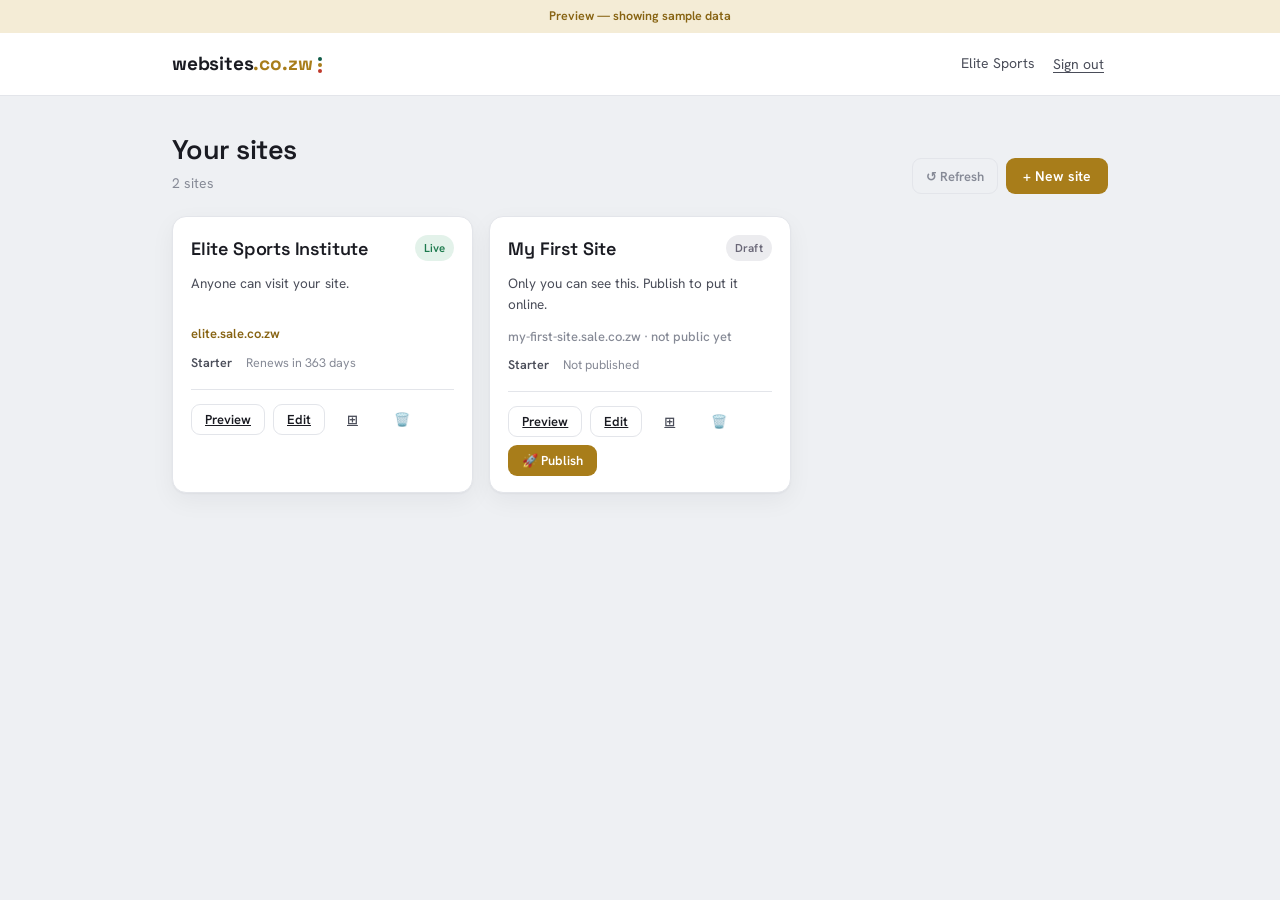
<file: dashboard/customer.html>
<!doctype html>
<html lang="en">
<head>
<meta charset="utf-8" />
<meta name="viewport" content="width=device-width, initial-scale=1" />
<title>sale.co.zw — Your sites</title>
<link rel="preconnect" href="https://fonts.googleapis.com">
<link rel="preconnect" href="https://fonts.gstatic.com" crossorigin>
<link href="https://fonts.googleapis.com/css2?family=Space+Grotesk:wght@500;600;700&family=Hanken+Grotesk:wght@400;500;600&display=swap" rel="stylesheet">
<style>
  :root{
    --surface:#eef0f3; --card:#ffffff; --line:#e3e5ea;
    --ink:#1a1b22; --ink-soft:#4a4d59; --muted:#868a96;
    --gold:#a87d1a; --gold-strong:#876312; --gold-soft:#f4ecd6;
    --live:#1d7a4d; --live-bg:#e3f2ea;
    --draft:#6a6777; --draft-bg:#ececef;
    --grace:#a8741a; --grace-bg:#f7edd7;
    --suspend:#b23b30; --suspend-bg:#f7e3e0;
    --pay:#2f6fb0; --pay-bg:#e4eef8;
    --demo:#6d28d9; --demo-bg:#ede9fe;
    --red:#c0392b; --red-bg:#fde8e6;
    --radius:14px; --r-sm:9px;
    --shadow:0 1px 2px rgba(20,22,30,.04), 0 8px 24px rgba(20,22,30,.05);
  }
  *{box-sizing:border-box}
  html,body{margin:0}
  body{
    background:var(--surface); color:var(--ink);
    font-family:"Hanken Grotesk",system-ui,sans-serif; font-size:15px; line-height:1.5;
    -webkit-font-smoothing:antialiased;
  }
  a{color:inherit}
  button{font-family:inherit;cursor:pointer}
  :focus-visible{outline:2px solid var(--gold);outline-offset:2px;border-radius:6px}

  /* ── top bar ── */
  .bar{position:sticky;top:0;z-index:5;background:var(--card);border-bottom:1px solid var(--line)}
  .bar-in{max-width:980px;margin:0 auto;padding:16px 22px;display:flex;align-items:center;justify-content:space-between;gap:16px}
  .logo{font-family:"Space Grotesk";font-weight:700;font-size:19px;letter-spacing:-.01em}
  .logo .tld{color:var(--gold)}
  .who{display:flex;align-items:center;gap:14px;font-size:14px;color:var(--ink-soft);min-width:0}
  .who .nm{white-space:nowrap;overflow:hidden;text-overflow:ellipsis;max-width:34vw}
  .linkbtn{background:none;border:none;color:var(--ink-soft);font-size:14px;padding:6px 4px;text-decoration:underline;text-underline-offset:3px}
  .linkbtn:hover{color:var(--ink)}

  /* ── layout ── */
  .wrap{max-width:980px;margin:0 auto;padding:34px 22px 70px}
  .head{display:flex;align-items:flex-end;justify-content:space-between;gap:16px;margin-bottom:22px;flex-wrap:wrap}
  .head h1{font-family:"Space Grotesk";font-weight:600;font-size:27px;letter-spacing:-.02em;margin:0}
  .head .sub{color:var(--muted);font-size:14px;margin-top:3px}
  .btn{border:1px solid transparent;border-radius:var(--r-sm);padding:10px 16px;font-weight:600;font-size:14px;line-height:1;display:inline-flex;align-items:center;gap:8px;transition:background .15s,border-color .15s,color .15s}
  .btn-gold{background:var(--gold);color:#fff}
  .btn-gold:hover{background:var(--gold-strong)}
  .btn-ghost{background:var(--card);border-color:var(--line);color:var(--ink)}
  .btn-ghost:hover{border-color:var(--ink-soft)}
  .btn-quiet{background:transparent;border-color:transparent;color:var(--ink-soft);padding:10px 10px}
  .btn-quiet:hover{color:var(--ink)}
  .btn-danger{background:transparent;border-color:transparent;color:var(--red);padding:10px 10px}
  .btn-danger:hover{color:var(--red);background:var(--red-bg);border-radius:var(--r-sm)}

  /* ── site grid ── */
  .grid{display:grid;grid-template-columns:repeat(auto-fill,minmax(280px,1fr));gap:16px}
  .card{background:var(--card);border:1px solid var(--line);border-radius:var(--radius);padding:18px 18px 16px;box-shadow:var(--shadow);display:flex;flex-direction:column}
  .card-top{display:flex;align-items:flex-start;justify-content:space-between;gap:10px}
  .card h2{font-family:"Space Grotesk";font-weight:600;font-size:18px;letter-spacing:-.01em;margin:0 0 2px}
  .pill{font-size:11.5px;font-weight:600;padding:4px 9px;border-radius:999px;white-space:nowrap;letter-spacing:.01em}
  .t-live   {color:var(--live);   background:var(--live-bg)}
  .t-draft  {color:var(--draft);  background:var(--draft-bg)}
  .t-grace  {color:var(--grace);  background:var(--grace-bg)}
  .t-suspend{color:var(--suspend);background:var(--suspend-bg)}
  .t-pay    {color:var(--pay);    background:var(--pay-bg)}
  .t-demo   {color:var(--demo);   background:var(--demo-bg)}
  .meaning{color:var(--ink-soft);font-size:13.5px;margin:9px 0 0;min-height:38px}
  .url{margin:13px 0 0;font-size:13px}
  .url a{color:var(--gold-strong);text-decoration:none;font-weight:600;word-break:break-all}
  .url a:hover{text-decoration:underline}
  .url .off{color:var(--muted);font-weight:500}
  .meta{margin-top:10px;display:flex;gap:14px;flex-wrap:wrap;color:var(--muted);font-size:12.5px}
  .meta .k{color:var(--ink-soft);font-weight:600}
  .actions{margin-top:16px;padding-top:14px;border-top:1px solid var(--line);display:flex;gap:8px;flex-wrap:wrap}
  .actions .btn{padding:8px 13px;font-size:13px}

  /* ── empty state ── */
  .empty{background:var(--card);border:1px dashed var(--line);border-radius:var(--radius);padding:46px 26px;text-align:center}
  .empty h2{font-family:"Space Grotesk";font-weight:600;font-size:20px;margin:0 0 6px}
  .empty p{color:var(--muted);margin:0 0 18px}

  /* ── login ── */
  .auth{min-height:100dvh;display:grid;place-items:center;padding:24px}
  .auth-card{background:var(--card);border:1px solid var(--line);border-radius:18px;box-shadow:var(--shadow);width:100%;max-width:392px;padding:30px 28px}
  .auth .logo{font-size:22px;display:block;margin-bottom:4px}
  .auth h1{font-family:"Space Grotesk";font-weight:600;font-size:20px;letter-spacing:-.01em;margin:14px 0 4px}
  .auth p.lead{color:var(--muted);font-size:14px;margin:0 0 20px}
  label.fld{display:block;font-size:13px;font-weight:600;color:var(--ink-soft);margin:14px 0 6px}
  .input{width:100%;border:1px solid var(--line);border-radius:var(--r-sm);padding:12px 13px;font-size:15px;font-family:inherit;color:var(--ink);background:#fff}
  .input:focus{outline:none;border-color:var(--gold)}
  .code-input{text-align:center;font-family:"Space Grotesk";font-size:26px;letter-spacing:.5em;font-weight:600;padding-left:.5em}
  .seg{display:flex;border:1px solid var(--line);border-radius:var(--r-sm);overflow:hidden;margin-top:4px}
  .seg button{flex:1;border:none;background:#fff;padding:9px 8px;font-size:13.5px;font-weight:600;color:var(--ink-soft)}
  .seg button[aria-pressed="true"]{background:var(--ink);color:#fff}
  .auth .btn-gold{width:100%;justify-content:center;padding:13px;margin-top:18px;font-size:15px}
  .row-links{display:flex;justify-content:space-between;margin-top:14px}
  .msg{font-size:13px;margin-top:12px;padding:9px 11px;border-radius:8px;display:none}
  .msg.err{display:block;color:var(--suspend);background:var(--suspend-bg)}
  .msg.ok {display:block;color:var(--live);   background:var(--live-bg)}
  .sent-to{font-size:13.5px;color:var(--ink-soft);margin:0 0 4px}
  .sent-to b{color:var(--ink)}

  .ribbon{background:var(--gold-soft);color:var(--gold-strong);text-align:center;font-size:12.5px;font-weight:600;padding:7px}
  .skeleton{height:150px;border-radius:var(--radius);background:linear-gradient(90deg,#fff,#f3f4f6,#fff);background-size:200% 100%;animation:sh 1.2s infinite;border:1px solid var(--line)}

  .logo-flag{display:inline-flex;flex-direction:column;gap:2px;margin-left:6px;vertical-align:middle}
  .logo-flag i{display:block;width:4px;height:4px;border-radius:50%;list-style:none}
  .logo-flag i:nth-child(1){background:#0F5B47}
  .logo-flag i:nth-child(2){background:#a87d1a}
  .logo-flag i:nth-child(3){background:#c0392b}
  .btn-refresh{background:none;border:1px solid var(--line);border-radius:var(--r-sm);padding:8px 13px;font-size:13px;font-weight:600;color:var(--muted);display:inline-flex;align-items:center;gap:6px}
  .btn-refresh:hover{border-color:var(--ink-soft);color:var(--ink)}

  @keyframes sh{0%{background-position:200% 0}100%{background-position:-200% 0}}
  @media(prefers-reduced-motion:reduce){.skeleton{animation:none}*{transition:none!important}}
  @media(max-width:520px){.head h1{font-size:23px}.who .nm{max-width:26vw}}

  /* ── delete confirmation modal ── */
  .del-overlay{display:none;position:fixed;inset:0;background:rgba(13,15,20,.6);z-index:300;align-items:center;justify-content:center;padding:20px}
  .del-overlay.open{display:flex}
  .del-modal{background:#fff;border-radius:16px;max-width:420px;width:100%;padding:28px 24px 24px;box-shadow:0 8px 40px rgba(0,0,0,.2)}
  .del-modal h2{font-family:"Space Grotesk";font-size:20px;margin:0 0 8px;color:var(--red)}
  .del-modal p{color:var(--ink-soft);font-size:14px;line-height:1.6;margin:0 0 20px}
  .del-modal .del-warning{background:var(--red-bg);border-radius:8px;padding:12px 14px;font-size:13px;color:var(--red);margin-bottom:18px}
  .del-modal .del-actions{display:flex;gap:10px;justify-content:flex-end}
  .del-modal .del-actions .btn{padding:10px 20px}
</style>
</head>
<body>
<div id="app"></div>

<!-- ─── DELETE CONFIRMATION MODAL ─────────────────────────────────────────── -->
<div class="del-overlay" id="delOverlay">
  <div class="del-modal">
    <h2>🗑️ Delete site?</h2>
    <p>This will permanently delete <strong id="delSiteName"></strong> and all its content.</p>
    <div class="del-warning">
      ⚠️ This action <strong>cannot be undone</strong>. All pages, images, products, and settings will be lost forever.
    </div>
    <div class="del-actions">
      <button class="btn btn-ghost" onclick="closeDeleteModal()">Cancel</button>
      <button class="btn" id="delConfirmBtn" style="background:var(--red);color:#fff;border-color:var(--red)">Delete permanently</button>
    </div>
  </div>
</div>

<script>
(function(){
  "use strict";
  // ── API endpoints ──────────────────────────────────────────────────────────
  var AUTH = "https://app.sale.co.zw/auth";
  var API  = "https://app.sale.co.zw/api";
  var PAGES = "https://www.sale.co.zw";
  var APP   = "https://app.sale.co.zw";
  var NEW   = PAGES + "/new/";
  var now  = Math.floor(Date.now()/1000);
  var DEMO = false;
  var state = { owner:null, channel:"whatsapp", phone:"", step:"phone" };
  var app   = document.getElementById("app");

  // ── Delete state ──────────────────────────────────────────────────────────
  var deleteTarget = null;

  /* ---------- helpers ---------- */
  function el(html){ var t=document.createElement("template"); t.innerHTML=html.trim(); return t.content.firstChild; }
  function esc(s){ return String(s==null?"":s).replace(/[&<>"]/g,function(c){return{"&":"&amp;","<":"&lt;",">":"&gt;",'"':"&quot;"}[c];}); }
  function daysLeft(s){ return s.expires_at ? Math.ceil((s.expires_at-now)/86400) : null; }
  function publicUrl(s){
    if (s.custom_domain && s.custom_domain_status==="active") return "https://"+s.custom_domain;
    if (s.draft_subdomain) return "https://"+s.draft_subdomain+".sale.co.zw";
    return null;
  }
  function previewUrl(s){ return APP+"/preview/"+(s.draft_subdomain||s.id); }
  function editorUrl(s) { return PAGES+"/editor/?site="+s.id; }
  function switchTemplateUrl(s){ return NEW+"?switch=1&site="+encodeURIComponent(s.id); }

  window.createNewSite = function(){ location.href = NEW; };
  window.switchTemplate = function(siteId){ location.href = NEW+"?switch=1&site="+encodeURIComponent(siteId); };

  // ── DELETE SITE ───────────────────────────────────────────────────────────
  window.openDeleteModal = function(siteId, siteName) {
    deleteTarget = { id: siteId, name: siteName };
    document.getElementById("delSiteName").textContent = siteName || "Untitled site";
    document.getElementById("delOverlay").classList.add("open");
  };

  window.closeDeleteModal = function() {
    document.getElementById("delOverlay").classList.remove("open");
    deleteTarget = null;
  };

  window.confirmDelete = async function() {
    if (!deleteTarget) return;
    var siteId = deleteTarget.id;
    var siteName = deleteTarget.name;

    var btn = document.getElementById("delConfirmBtn");
    btn.disabled = true;
    btn.textContent = "Deleting…";

    try {
      var token = localStorage.getItem("wcz_token");
      var r = await fetch(API + "/sites/" + encodeURIComponent(siteId), {
        method: "DELETE",
        headers: { "Authorization": "Bearer " + (token || "") }
      });
      var data = {}; try { data = await r.json(); } catch(e) {}

      if (r.ok) {
        closeDeleteModal();
        // Show a brief toast/notification
        var sub = document.getElementById("subcount");
        if (sub) sub.textContent = "Deleting…";
        doRefresh();
      } else {
        alert(data.message || data.error || "Couldn't delete site. Try again.");
        btn.disabled = false;
        btn.textContent = "Delete permanently";
      }
    } catch(e) {
      alert("Network error. Check your connection and try again.");
      btn.disabled = false;
      btn.textContent = "Delete permanently";
    }
  };

  // Wire up delete confirm button
  document.addEventListener("DOMContentLoaded", function() {
    var btn = document.getElementById("delConfirmBtn");
    if (btn) btn.addEventListener("click", window.confirmDelete);
  });

  // Close modal on overlay click
  document.getElementById("delOverlay").addEventListener("click", function(e) {
    if (e.target === this) closeDeleteModal();
  });

  function statusInfo(s){
    if (s._is_demo) return {label:"Demo", tone:"demo", meaning:"This is a demo site used to showcase this template."};
    var d = daysLeft(s);
    switch(s.status){
      case "published":
        if (d!=null && d<=14) return {label:"Renewal due soon", tone:"grace", meaning:"Live now — "+d+" day"+(d===1?"":"s")+" left. Renew to stay online."};
        return {label:"Live", tone:"live", meaning:"Anyone can visit your site."};
      case "draft":           return {label:"Draft",           tone:"draft",   meaning:"Only you can see this. Publish to put it online."};
      case "pending_payment": return {label:"Awaiting payment",tone:"pay",     meaning:"Finish payment to publish your site."};
      case "grace":           return {label:"Renewal due",     tone:"grace",   meaning:"Your subscription lapsed — renew to stay online."};
      case "suspended":       return {label:"Offline",         tone:"suspend", meaning:"Your site is offline. Renew to bring it back."};
      default: return {label:s.status||"—", tone:"draft", meaning:""};
    }
  }

  var errText = {
    invalid_phone:"Enter a valid phone number.",
    invalid_input:"Check the number and code, then try again.",
    too_many_requests:"Too many requests. Wait a little and try again.",
    too_many_attempts:"Too many wrong codes. Request a new one.",
    invalid_code:"That code didn't match. Try again.",
    code_expired_or_missing:"That code expired. Request a new one.",
    email_required:"Enter your email to receive the code.",
    email_not_on_file:"No email on file for this number — use WhatsApp, or add an email after signing in.",
    otp_delivery_failed:"Couldn't send the code. Try the other channel."
  };
  function friendly(code){ return errText[code] || "Something went wrong. Try again."; }

  async function api(path, opts){
    var token = localStorage.getItem("wcz_token");
    var headers = {"Content-Type":"application/json"};
    if (token) headers["Authorization"] = "Bearer " + token;
    var r = await fetch(path, Object.assign({ headers: headers }, opts||{}));
    var data = {}; try{ data = await r.json(); }catch(e){}
    return { ok:r.ok, status:r.status, data:data };
  }

  /* ---------- boot ---------- */
  (async function init(){
    try {
      var r = await api(AUTH+"/me", { method:"GET" });
      if (r.data && r.data.authenticated){ state.owner = r.data.owner; return renderDashboard(); }
      localStorage.removeItem("wcz_token");
      return renderLogin();
    } catch(e){
      DEMO = true; state.owner = { name:"Elite Sports", phone:"263772123456" };
      return renderDashboard();
    }
  })();

  /* ---------- login ---------- */
  function renderLogin(){
    state.step = "phone";
    app.innerHTML = "";
    var card = el(
      '<div class="auth"><div class="auth-card">'+
        '<span class="logo">websites<span class="tld">.co.zw</span><span class="logo-flag"><i></i><i></i><i></i></span></span>'+
        '<h1>Manage your websites</h1>'+
        '<p class="lead">Sign in with your phone number to see and update your sites.</p>'+
        '<div id="step"></div>'+
        '<div class="msg" id="msg"></div>'+
      '</div></div>');
    app.appendChild(card);
    renderPhoneStep();
  }

  function setMsg(text, kind){
    var m = document.getElementById("msg");
    if (!m) return;
    m.className = "msg "+(kind||"err"); m.textContent = text || "";
    if (!text) m.className = "msg";
  }

  function renderPhoneStep(){
    var wrap = document.getElementById("step");
    wrap.innerHTML =
      '<label class="fld" for="phone">Phone number</label>'+
      '<input class="input" id="phone" inputmode="tel" autocomplete="tel" placeholder="077 123 4567" value="'+esc(state.phone)+'">'+
      '<label class="fld">Send the code by</label>'+
      '<div class="seg" role="group" aria-label="Delivery channel">'+
        '<button type="button" data-ch="whatsapp" aria-pressed="'+(state.channel==="whatsapp")+'">WhatsApp</button>'+
        '<button type="button" data-ch="email"    aria-pressed="'+(state.channel==="email")+'">Email</button>'+
      '</div>'+
      '<div id="email-wrap" style="'+(state.channel==="email"?"":"display:none")+'">'+
        '<label class="fld" for="email">Email</label>'+
        '<input class="input" id="email" inputmode="email" autocomplete="email" placeholder="you@example.com">'+
      '</div>'+
      '<button class="btn btn-gold" id="send">Send code</button>'+
      '<label style="display:flex;align-items:flex-start;gap:10px;margin-top:14px;cursor:pointer"><input type="checkbox" id="agreeTerms" style="width:17px;height:17px;margin-top:2px;flex-shrink:0;accent-color:var(--gold)"><span style="font-size:13px;color:var(--ink-soft);line-height:1.5">I agree to the <a href="https://sale.co.zw/terms" target="_blank" style="color:var(--gold);font-weight:600">Terms of Service</a> and Acceptable Use Policy</span></label>';

    wrap.querySelectorAll(".seg button").forEach(function(b){
      b.addEventListener("click", function(){
        state.channel = b.getAttribute("data-ch");
        wrap.querySelectorAll(".seg button").forEach(function(x){ x.setAttribute("aria-pressed", x===b); });
        document.getElementById("email-wrap").style.display = state.channel==="email" ? "" : "none";
      });
    });
    var send = document.getElementById("send");
    send.addEventListener("click", requestCode);
    document.getElementById("phone").addEventListener("keydown", function(e){ if(e.key==="Enter") requestCode(); });
  }

  async function requestCode(){
    setMsg("");
    var agreeBox = document.getElementById("agreeTerms");
    if (agreeBox && !agreeBox.checked) { return setMsg("Please agree to the Terms of Service to continue."); }
    state.phone = document.getElementById("phone").value.trim();
    var email = (document.getElementById("email")||{}).value;
    if (!state.phone){ return setMsg("Enter your phone number."); }
    var btn = document.getElementById("send"); btn.disabled = true; btn.textContent = "Sending…";
    var body = { phone: state.phone, channel: state.channel };
    if (state.channel==="email" && email) body.email = email.trim();
    try {
      var r = await api(AUTH+"/request-otp", { method:"POST", body:JSON.stringify(body) });
      if (!r.ok){ btn.disabled=false; btn.textContent="Send code"; return setMsg(friendly(r.data.error)); }
      state.devCode = r.data.dev_code || null;
      renderCodeStep();
    } catch(e){ btn.disabled=false; btn.textContent="Send code"; setMsg("Network error. Check your connection."); }
  }

  function renderCodeStep(){
    state.step = "code";
    var wrap = document.getElementById("step");
    var where = state.channel==="email" ? "your email" : "WhatsApp";
    wrap.innerHTML =
      '<p class="sent-to">We sent a 6-digit code to <b>'+esc(where)+'</b>.</p>'+
      '<label class="fld" for="code">Enter code</label>'+
      '<input class="input code-input" id="code" inputmode="numeric" maxlength="6" autocomplete="one-time-code" placeholder="••••••">'+
      (state.devCode ? '<p class="sent-to" style="margin-top:8px">Test code: <b>'+esc(state.devCode)+'</b></p>' : '')+
      '<button class="btn btn-gold" id="verify">Verify &amp; sign in</button>'+
      '<div class="row-links">'+
        '<button class="linkbtn" id="resend">Resend code</button>'+
        '<button class="linkbtn" id="back">Use another number</button>'+
      '</div>';
    var code = document.getElementById("code"); code.focus();
    document.getElementById("verify").addEventListener("click", verifyCode);
    code.addEventListener("keydown", function(e){ if(e.key==="Enter") verifyCode(); });
    document.getElementById("resend").addEventListener("click", function(){ setMsg(""); requestCode(); });
    document.getElementById("back").addEventListener("click", function(){ setMsg(""); renderPhoneStep(); });
  }

  async function verifyCode(){
    setMsg("");
    var code = document.getElementById("code").value.replace(/\D/g,"");
    if (code.length<4){ return setMsg("Enter the code we sent you."); }
    var btn = document.getElementById("verify"); btn.disabled=true; btn.textContent="Signing in…";
    var body = { phone: state.phone, code: code };
    try {
      var r = await api(AUTH+"/verify-otp", { method:"POST", body:JSON.stringify(body) });
      if (!r.ok){ btn.disabled=false; btn.textContent="Verify & sign in"; return setMsg(friendly(r.data.error)); }
      if (r.data.token) localStorage.setItem("wcz_token", r.data.token);
      state.owner = r.data.owner;
      renderDashboard();
    } catch(e){ btn.disabled=false; btn.textContent="Verify & sign in"; setMsg("Network error. Try again."); }
  }

  /* ---------- dashboard ---------- */
  async function renderDashboard(){
    app.innerHTML =
      (DEMO ? '<div class="ribbon">Preview — showing sample data</div>' : '')+
      '<div class="bar"><div class="bar-in">'+
        '<span class="logo">websites<span class="tld">.co.zw</span><span class="logo-flag"><i></i><i></i><i></i></span></span>'+
        '<div class="who"><span class="nm">'+esc(displayName())+'</span>'+
          '<button class="linkbtn" id="signout">Sign out</button></div>'+
      '</div></div>'+
      '<div class="wrap">'+
        '<div class="head"><div><h1>Your sites</h1><div class="sub" id="subcount">Loading…</div></div>'+
          '<div style="display:flex;gap:8px"><button class="btn-refresh" onclick="doRefresh()">↺ Refresh</button><button class="btn btn-gold" onclick="createNewSite()">+ New site</button></div></div>'+
        '<div class="grid" id="grid">'+
          '<div class="skeleton"></div><div class="skeleton"></div><div class="skeleton"></div>'+
        '</div>'+
      '</div>';
    var so = document.getElementById("signout");
    if (so) so.addEventListener("click", signOut);

    var sites = await getSites();
    var grid  = document.getElementById("grid");
    var sub   = document.getElementById("subcount");

    if (!sites){
      grid.innerHTML="";
      grid.appendChild(el('<div class="empty"><h2>Couldn\u2019t load your sites</h2><p>Refresh the page to try again.</p></div>'));
      sub.textContent="";
      return;
    }

    sites = tagDemoSites(sites);
    sub.textContent = sites.length===0 ? "No sites yet" : sites.length+" site"+(sites.length===1?"":"s");
    grid.innerHTML = "";

    if (sites.length===0){
      grid.appendChild(el(
        '<div class="empty">'+
          '<h2>Build your first website</h2>'+
          '<p>Choose a template, add your details, generate with AI, then publish for $30/year.</p>'+
          '<button class="btn btn-gold" onclick="createNewSite()">Choose a template \u2192</button>'+
        '</div>'
      ));
      return;
    }
    sites.forEach(function(s){ grid.appendChild(siteCard(s)); });
  }

  function displayName(){ return (state.owner && (state.owner.name || state.owner.phone)) || "Your account"; }

  async function getSites(){
    if (DEMO) return tagDemoSites(demoSites());
    try {
      var r = await api(API+"/sites", { method:"GET" });
      if (r.status===401){ renderLogin(); return null; }
      if (!r.ok) return null;
      return r.data.sites || [];
    } catch(e){ return null; }
  }

  function tagDemoSites(sites){
    var DEMO_PREFIXES = ["demo-business","demo-restaurant","demo-salon","demo-academy",
      "demo-consultant","demo-realestate","demo-boutique","demo-grocery","demo-hardware",
      "demo-sports","demo-church"];
    return sites.map(function(s){
      var sub = s.draft_subdomain || "";
      var isDemo = DEMO_PREFIXES.some(function(p){ return sub === p || sub.startsWith(p+"-"); });
      return isDemo ? Object.assign({}, s, { _is_demo: true }) : s;
    });
  }

  function siteCard(s){
    var st  = statusInfo(s);
    var pub = publicUrl(s);
    var live = (s.status==="published" || s.status==="grace");
    var urlRow = live && pub
      ? '<a href="'+esc(pub)+'" target="_blank" rel="noopener">'+esc(pub.replace(/^https:\/\//,""))+'</a>'
      : '<span class="off">'+esc(pub ? pub.replace(/^https:\/\//,"") : "no address yet")+' \u00b7 not public yet</span>';

    var planLabel = s.plan==="pro" ? "Pro" : "Starter";
    var d = daysLeft(s);
    var expiry = s._is_demo
      ? "Demo site — no billing"
      : (s.expires_at ? (d>0 ? "Renews in "+d+" day"+(d===1?"":"s") : "Expired") : "Not published");

    // ── Actions with Delete button ────────────────────────────────────────
    var actions =
      '<a class="btn btn-ghost" href="'+esc(previewUrl(s))+'" target="_blank" rel="noopener">Preview</a>'+
      '<a class="btn btn-ghost" href="'+esc(editorUrl(s))+'">Edit</a>'+
      '<a class="btn btn-quiet" href="'+esc(switchTemplateUrl(s))+'" title="Switch template">&#x229E;</a>';

    // Only show delete for non-demo sites
    if (!s._is_demo) {
      actions += '<button class="btn btn-danger" onclick="openDeleteModal(\''+esc(s.id)+'\',\''+esc(s.site_name||s.id)+'\')" title="Delete site">🗑️</button>';
    }

    if (!s._is_demo) {
      if (s.status==="draft" || s.status==="pending_payment") {
        actions += '<button class="btn btn-gold" onclick="startPublish(\''+esc(s.id)+'\',\''+esc(s.site_name||s.id)+'\',\''+esc(s.status)+'\')">🚀 Publish</button>';
      } else if (s.status==="grace" || s.status==="suspended" || (s.status==="published" && d!=null && d<=14)) {
        actions += '<button class="btn btn-gold" onclick="startPublish(\''+esc(s.id)+'\',\''+esc(s.site_name||s.id)+'\',\''+esc(s.status)+'\')">↺ Renew</button>';
      }
    }

    return el(
      '<div class="card">'+
        '<div class="card-top">'+
          '<h2>'+esc(s.site_name||"Untitled site")+'</h2>'+
          '<span class="pill t-'+st.tone+'">'+esc(st.label)+'</span>'+
        '</div>'+
        '<p class="meaning">'+esc(st.meaning)+'</p>'+
        '<div class="url">'+urlRow+'</div>'+
        '<div class="meta">'+
          '<span><span class="k">'+esc(planLabel)+'</span></span>'+
          '<span>'+esc(expiry)+'</span>'+
        '</div>'+
        '<div class="actions">'+actions+'</div>'+
      '</div>');
  }

  window.doRefresh = async function(){
    var grid = document.getElementById("grid");
    if(grid){ grid.innerHTML = '<div class="skeleton"></div><div class="skeleton"></div>'; }
    var sites = await getSites();
    if(sites === null){ if(grid) grid.innerHTML = '<div class="empty"><h2>Couldn\u2019t refresh</h2><p>Check your connection.</p></div>'; return; }
    if(grid) grid.innerHTML = "";
    var subEl = document.getElementById("subcount");
    if(subEl){ var pub=sites.filter(function(s){return s.status==="published"||s.status==="grace";}).length; subEl.textContent = sites.length + " site" + (sites.length===1?"":"s") + " · " + pub + " live"; }
    if(sites.length===0){
      if(grid) grid.appendChild(el('<div class="empty"><h2>Build your first website</h2><p>Choose a template, add your details, generate with AI, then publish for $30/year.</p><button class="btn btn-gold" onclick="createNewSite()">Choose a template →</button></div>'));
      return;
    }
    sites = tagDemoSites(sites);
    if(grid) sites.forEach(function(s){ grid.appendChild(siteCard(s)); });
  };

  async function signOut(){
    if (DEMO){ DEMO=false; state.owner=null; return renderLogin(); }
    try { await api(AUTH+"/logout", { method:"POST" }); } catch(e){}
    localStorage.removeItem("wcz_token");
    state.owner=null; renderLogin();
  }

  function demoSites(){
    return [
      { id:"site_001", site_name:"Elite Sports Institute", status:"published", plan:"starter",
        draft_subdomain:"elite", custom_domain:null, custom_domain_status:"none",
        published_at:now-2*86400, expires_at:now+363*86400, ai_generations_used:1 },
      { id:"site_test", site_name:"My First Site", status:"draft", plan:"starter",
        draft_subdomain:"my-first-site", custom_domain:null, custom_domain_status:"none",
        published_at:null, expires_at:null, ai_generations_used:0 }
    ];
  }
})();
</script>

<!-- ═══════════════════════════════════════════════════════════════════════
  PUBLISH / DOMAIN WISH / EMAIL ROUTING MODAL

  CHANGE: the plan-pick and domain-wish steps (1 & 2) stay here — that's real
  product logic (Starter vs Pro, ZISPA vs registrar) checkout.html doesn't
  duplicate. Step 2's "Continue to payment" now saves the domain wish and
  redirects to checkout.html instead of calling /publish inline — checkout.html
  is the one place that talks to the auth Worker's publish/renew endpoints and
  (critically) actually polls for confirmed payment instead of trusting the
  return URL. This modal still owns the post-payment email-forwarding step,
  which checkout.html hands back to via ?paid=1&site=<id>.
════════════════════════════════════════════════════════════════════════ -->
<div id="pub-overlay" style="display:none;position:fixed;inset:0;background:rgba(13,15,20,.55);z-index:200;align-items:center;justify-content:center;padding:20px">
  <div style="background:#fff;border-radius:16px;width:100%;max-width:480px;overflow:hidden;box-shadow:0 8px 40px rgba(0,0,0,.18);max-height:92vh;display:flex;flex-direction:column">
    <div style="padding:16px 20px;border-bottom:1px solid #e3e5ea;display:flex;align-items:center;justify-content:space-between;flex-shrink:0">
      <strong id="pub-modal-title" style="font-size:16px;font-family:'Space Grotesk'">Publish your site</strong>
      <button onclick="closePubModal()" style="background:none;border:none;font-size:20px;color:#868a96;cursor:pointer;line-height:1">×</button>
    </div>
    <div id="pub-body" style="padding:20px;overflow-y:auto;flex:1"></div>
  </div>
</div>

<script>
(function(){
  "use strict";
  var API      = "https://app.sale.co.zw/api";
  var CHECKOUT = "https://www.sale.co.zw/checkout/";

  var PLAN_PRICES = { starter: 30, pro: 60 };

  var pubSiteId   = null;
  var pubSiteName = null;
  var pubPlan     = null;
  var pubIsRenew  = false;

  window.startPublish = function(id, name, status) {
    pubSiteId   = id;
    pubSiteName = name;
    pubPlan     = null;
    pubIsRenew  = (status === "grace" || status === "suspended");
    document.getElementById("pub-modal-title").textContent = pubIsRenew ? "Renew your site" : "Publish your site";
    document.getElementById("pub-overlay").style.display = "flex";
    // Renewals keep the site's existing plan — skip straight to a confirm step.
    if (pubIsRenew) { pubPlan = null; renderRenewConfirm(); }
    else renderStep1_Plan();
  };

  window.closePubModal = function() {
    document.getElementById("pub-overlay").style.display = "none";
  };

  document.getElementById("pub-overlay").addEventListener("click", function(e) {
    if (e.target === this) closePubModal();
  });

  function renderRenewConfirm() {
    setBody(
      '<p style="font-size:13.5px;color:#4a4d59;margin:0 0 18px;line-height:1.6">Renew <strong>'+esc(pubSiteName)+'</strong> for another year at its current plan.</p>'+
      '<button class="btn btn-gold" style="width:100%;justify-content:center" onclick="_goToCheckout()">Continue to payment →</button>'
    );
  }

  function renderStep1_Plan() {
    var action = "Publishing";
    setBody(
      '<p style="font-size:13.5px;color:#4a4d59;margin:0 0 18px;line-height:1.6">'+action+' <strong>'+esc(pubSiteName)+'</strong>. Choose your plan:</p>'+
      '<div style="display:grid;grid-template-columns:1fr 1fr;gap:10px">'+
        '<div style="border:2px solid #0F5B47;border-radius:12px;padding:14px">'+
          '<div style="font-size:11px;font-weight:700;letter-spacing:.08em;text-transform:uppercase;color:#0F5B47;margin-bottom:4px">Starter</div>'+
          '<div style="font-family:Space Grotesk,sans-serif;font-size:24px;font-weight:800">$'+PLAN_PRICES.starter+'<span style="font-size:12px;font-weight:400;color:#868a96">/yr</span></div>'+
          '<div style="font-size:12px;color:#868a96;margin:4px 0 10px">yoursite.sale.co.zw</div>'+
          '<div style="font-size:12px;color:#4a4d59;display:flex;flex-direction:column;gap:3px;margin-bottom:12px">'+
            '<span>✓ AI content generation</span>'+
            '<span>✓ Products &amp; gallery</span>'+
            '<span>✓ Up to 3 email forwards</span>'+
            '<span>✓ WhatsApp button</span>'+
          '</div>'+
          '<button class="btn btn-gold" style="width:100%;justify-content:center" onclick="_selectPlan(\'starter\')">Choose Starter — $'+PLAN_PRICES.starter+'/yr</button>'+
        '</div>'+
        '<div style="border:2px solid #7c3aed;border-radius:12px;padding:14px">'+
          '<div style="font-size:11px;font-weight:700;letter-spacing:.08em;text-transform:uppercase;color:#7c3aed;margin-bottom:4px">Pro ⭐</div>'+
          '<div style="font-family:Space Grotesk,sans-serif;font-size:24px;font-weight:800">$'+PLAN_PRICES.pro+'<span style="font-size:12px;font-weight:400;color:#868a96">/yr</span></div>'+
          '<div style="font-size:12px;color:#868a96;margin:4px 0 10px">Your own .com domain</div>'+
          '<div style="font-size:12px;color:#4a4d59;display:flex;flex-direction:column;gap:3px;margin-bottom:12px">'+
            '<span>✓ Everything in Starter</span>'+
            '<span>✓ Custom .com domain</span>'+
            '<span>✓ Up to 10 email forwards</span>'+
            '<span>✓ Priority support</span>'+
          '</div>'+
          '<button style="width:100%;justify-content:center;background:#f3eeff;color:#7c3aed;border:none;font-family:inherit;font-weight:600;font-size:14px;padding:10px 16px;border-radius:var(--r-sm,9px);cursor:pointer;display:inline-flex;align-items:center" onclick="_selectPlan(\'pro\')">Choose Pro — $'+PLAN_PRICES.pro+'/yr</button>'+
        '</div>'+
      '</div>'+
      '<p style="font-size:12px;color:#868a96;text-align:center;margin-top:12px">All prices in USD · Annual · Secure payment via Paynow</p>'
    );
  }

  window._selectPlan = function(plan) {
    pubPlan = plan;
    renderStep2_Domain();
  };

  function renderStep2_Domain() {
    var tld  = pubPlan === "pro" ? ".com" : ".co.zw";
    var reg  = pubPlan === "pro" ? "an international registrar" : "ZISPA";
    setBody(
      '<div style="display:flex;align-items:center;gap:8px;margin-bottom:14px">'+
        '<button onclick="_backToPlan()" style="background:none;border:1px solid #e3e5ea;border-radius:6px;padding:4px 10px;font-size:12px;color:#868a96;cursor:pointer;font-family:inherit">← Back</button>'+
        '<span style="font-size:14px;font-weight:600;color:#1a1b22">Choose your domain name</span>'+
      '</div>'+
      '<p style="font-size:13px;color:#4a4d59;margin:0 0 16px;line-height:1.6">'+
        'Enter up to <strong>3 name preferences</strong> in order. We\'ll check availability with '+reg+' and register your best available choice within <strong>1–2 business days</strong>.'+
      '</p>'+
      _domainField("dw_c1","1st choice (required)","e.g. elitesports",tld)+
      _domainField("dw_c2","2nd choice (optional)","alternative name",tld)+
      _domainField("dw_c3","3rd choice (optional)","fallback name",tld)+
      '<p style="font-size:12px;color:#868a96;margin:8px 0 16px">Letters, numbers and hyphens only. We add <strong>'+tld+'</strong> for you.</p>'+
      '<div style="display:flex;gap:10px">'+
        '<button onclick="_backToPlan()" style="flex:1;padding:11px;border:1px solid #e3e5ea;border-radius:9px;background:#fff;font-size:14px;font-weight:600;color:#4a4d59;cursor:pointer;font-family:inherit">← Back</button>'+
        '<button onclick="_saveDomainAndGoToCheckout()" class="btn btn-gold" style="flex:2;justify-content:center">Continue to payment →</button>'+
      '</div>'
    );
  }

  function _domainField(id, label, placeholder, tld) {
    return '<div style="margin-bottom:10px">'+
      '<label style="font-size:12px;font-weight:600;color:#4a4d59;display:block;margin-bottom:5px">'+label+'</label>'+
      '<div style="display:flex;align-items:stretch;border:1px solid #e3e5ea;border-radius:9px;overflow:hidden;background:#fff">'+
        '<input id="'+id+'" type="text" placeholder="'+placeholder+'"'+
          ' style="flex:1;border:none;padding:11px 12px;font-size:14px;font-family:inherit;outline:none;min-width:0"'+
          ' oninput="this.value=this.value.toLowerCase().replace(/[^a-z0-9-]/g,\'\').slice(0,63)">'+
        '<span style="background:#f3f4f6;padding:11px 14px;font-size:13px;font-weight:600;color:#868a96;border-left:1px solid #e3e5ea;white-space:nowrap;flex-shrink:0">'+tld+'</span>'+
      '</div>'+
    '</div>';
  }

  window._backToPlan = function() { renderStep1_Plan(); };

  // Save the domain wish (non-fatal if it fails), then hand off to checkout.html.
  // checkout.html is what actually calls the auth Worker's /publish or /renew,
  // sends the browser to Paynow, and polls for real confirmation on return.
  window._saveDomainAndGoToCheckout = async function() {
    var c1 = (document.getElementById("dw_c1")||{}).value || "";
    var c2 = (document.getElementById("dw_c2")||{}).value || "";
    var c3 = (document.getElementById("dw_c3")||{}).value || "";
    c1 = c1.trim(); c2 = c2.trim(); c3 = c3.trim();
    if (!c1) { alert("Please enter at least one domain name preference."); return; }

    setBody('<div style="text-align:center;padding:30px 20px"><div style="font-size:28px;margin-bottom:12px">⏳</div><p style="color:#4a4d59;font-size:14px">Saving your domain preferences…</p></div>');

    var token = localStorage.getItem("wcz_token");
    var headers = { "Content-Type": "application/json", "Authorization": "Bearer " + (token || "") };

    try {
      await fetch(API + "/sites/" + encodeURIComponent(pubSiteId) + "/domain-wish", {
        method: "POST", headers: headers,
        body: JSON.stringify({ choice_1: c1, choice_2: c2 || null, choice_3: c3 || null })
      });
    } catch(e) { /* non-fatal — checkout can still proceed */ }

    _goToCheckout();
  };

  window._goToCheckout = function() {
    var qs = "?site=" + encodeURIComponent(pubSiteId) +
             "&purpose=" + (pubIsRenew ? "renewal" : "publish") +
             (pubPlan ? "&plan=" + encodeURIComponent(pubPlan) : "");
    location.href = CHECKOUT + qs;
  };

  function renderStep3_PostPayment(siteId, renewed) {
    document.getElementById("pub-modal-title").textContent = renewed ? "🎉 Site renewed!" : "🎉 Site published!";
    setBody(
      '<div style="text-align:center;padding:4px 0 16px">'+
        '<div style="font-size:44px;margin-bottom:10px">🎉</div>'+
        '<h2 style="font-family:Space Grotesk,sans-serif;font-size:19px;margin:0 0 6px;color:#1a1b22">'+(renewed ? "Your site has been renewed!" : "Your site is live!")+'</h2>'+
        '<p style="font-size:13.5px;color:#4a4d59;margin:0 0 20px">'+(renewed ? "Payment confirmed. Your subscription has been extended by one year." : "Payment confirmed. Your domain will be registered within 1–2 business days and you\'ll get a WhatsApp notification.")+'</p>'+
      '</div>'+
      (renewed ? '' :
      '<div style="background:#f0fdf4;border:1px solid #bbf7d0;border-radius:12px;padding:16px;margin-bottom:16px">'+
        '<div style="font-weight:700;font-size:14px;color:#0F5B47;margin-bottom:6px">📧 Set up professional email forwarding</div>'+
        '<p style="font-size:13px;color:#4a4d59;margin:0 0 12px">Get an address like <strong>info@yoursite.co.zw</strong> that forwards to your Gmail — free, included in your plan.</p>'+
        '<label style="font-size:12px;font-weight:600;color:#4a4d59;display:block;margin-bottom:5px">Email prefix</label>'+
        '<div style="display:flex;align-items:stretch;border:1px solid #d1fae5;border-radius:8px;overflow:hidden;background:#fff;margin-bottom:8px">'+
          '<input id="er_local" type="text" placeholder="info"'+
            ' style="flex:1;border:none;padding:10px 12px;font-size:14px;font-family:inherit;outline:none;min-width:0"'+
            ' oninput="this.value=this.value.toLowerCase().replace(/[^a-z0-9._+-]/g,\'\').slice(0,64)">'+
          '<span style="background:#f0fdf4;padding:10px 12px;font-size:13px;font-weight:600;color:#0F5B47;border-left:1px solid #d1fae5;white-space:nowrap;flex-shrink:0">@yoursite.co.zw</span>'+
        '</div>'+
        '<label style="font-size:12px;font-weight:600;color:#4a4d59;display:block;margin-bottom:5px">Forwards to</label>'+
        '<input id="er_dest" type="email" placeholder="your@gmail.com"'+
          ' style="width:100%;border:1px solid #d1fae5;border-radius:8px;padding:10px 12px;font-size:14px;font-family:inherit;outline:none;box-sizing:border-box;margin-bottom:10px">'+
        '<button onclick="_setupEmailRoute(\''+esc(siteId)+'\')" style="width:100%;background:#0F5B47;color:#fff;border:none;border-radius:8px;padding:11px;font-size:14px;font-weight:600;cursor:pointer;font-family:inherit">Set up email forwarding</button>'+
        '<div id="er_msg" style="font-size:12px;margin-top:8px;min-height:16px"></div>'+
      '</div>')+
      '<button onclick="closePubModal()" class="btn btn-ghost" style="width:100%;justify-content:center">Done</button>'
    );
  }

  window._setupEmailRoute = async function(siteId) {
    var local = ((document.getElementById("er_local")||{}).value || "").trim().toLowerCase().replace(/[^a-z0-9._+-]/g,"");
    var dest  = ((document.getElementById("er_dest")||{}).value || "").trim();
    var msgEl = document.getElementById("er_msg");
    if (!local)             { msgEl.style.color="#c0392b"; msgEl.textContent="Enter an email prefix (e.g. info)"; return; }
    if (!dest||!dest.includes("@")) { msgEl.style.color="#c0392b"; msgEl.textContent="Enter a valid destination email"; return; }
    msgEl.style.color="#0F5B47"; msgEl.textContent="Setting up…";
    try {
      var token = localStorage.getItem("wcz_token");
      var r = await fetch(API + "/sites/" + encodeURIComponent(siteId) + "/email-routes", {
        method: "POST",
        headers: { "Content-Type":"application/json", "Authorization":"Bearer "+(token||"") },
        body: JSON.stringify({ local_part: local, destination: dest })
      });
      var data = {}; try { data = await r.json(); } catch(e) {}
      if (r.ok) {
        msgEl.style.color="#0F5B47";
        msgEl.textContent = "✓ Check your inbox at "+dest+" for a verification link from Cloudflare to activate "+local+"@sale.co.zw.";
        document.querySelector("#er_msg").closest("div").querySelector("button").disabled = true;
      } else {
        msgEl.style.color="#c0392b";
        msgEl.textContent = data.message || data.error || "Something went wrong. Try again.";
      }
    } catch(e) {
      msgEl.style.color="#c0392b"; msgEl.textContent = "Network error. Try later from your dashboard.";
    }
  };

  function setBody(html) {
    document.getElementById("pub-body").innerHTML = html;
  }

  // Handle return from checkout.html after a CONFIRMED payment (?paid=1&site=xxx[&renewed=1])
  (function checkReturn(){
    var p = new URLSearchParams(location.search);
    if (p.get("paid") === "1") {
      history.replaceState({}, "", location.pathname);
      var siteId  = p.get("site") || "";
      var renewed = p.get("renewed") === "1";
      setTimeout(function() {
        if (siteId) {
          document.getElementById("pub-modal-title").textContent = renewed ? "Site renewed" : "Publish your site";
          document.getElementById("pub-overlay").style.display = "flex";
          renderStep3_PostPayment(siteId, renewed);
        }
        if (typeof doRefresh === "function") doRefresh();
      }, 400);
    }
  })();

  function esc(s){ return String(s==null?"":s).replace(/[&<>"]/g,function(c){return{"&":"&amp;","<":"&lt;",">":"&gt;",'"':"&quot;"}[c];}); }
})();
</script>

</body>
</html>
</file>
